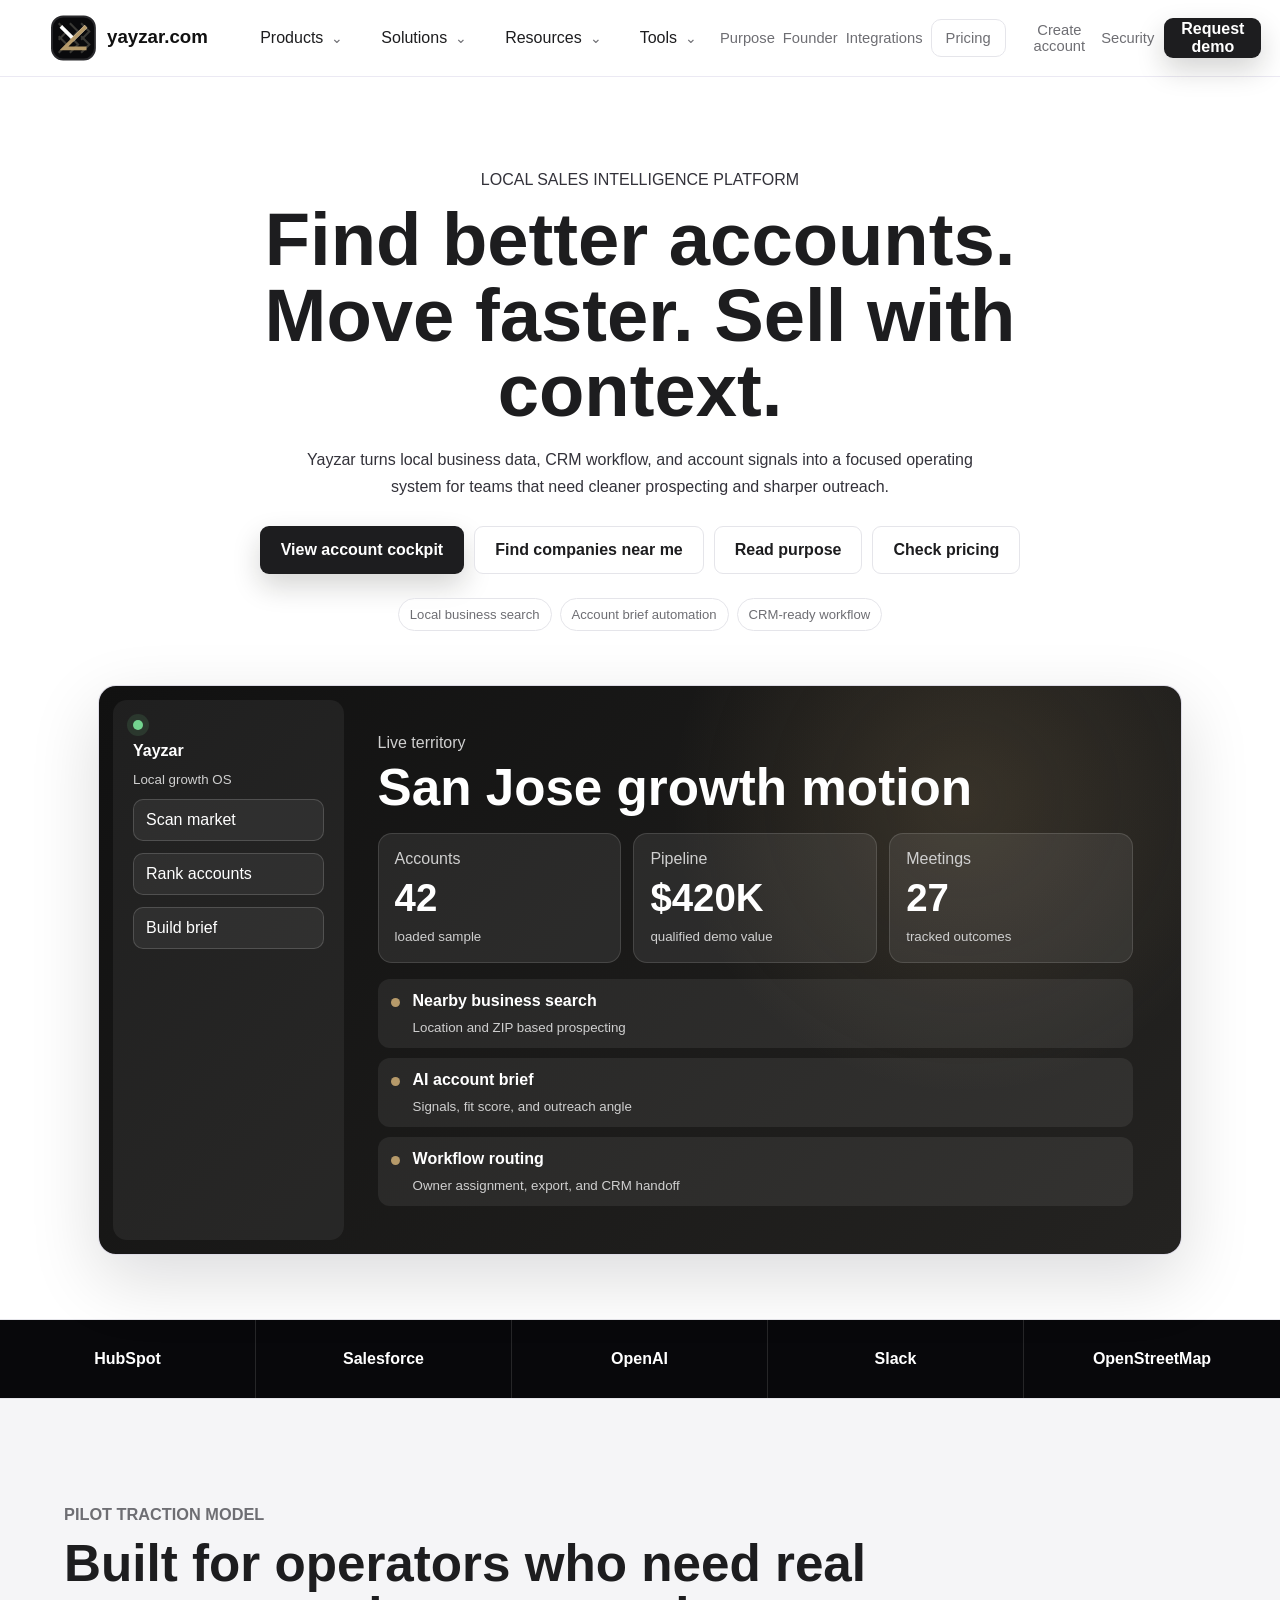
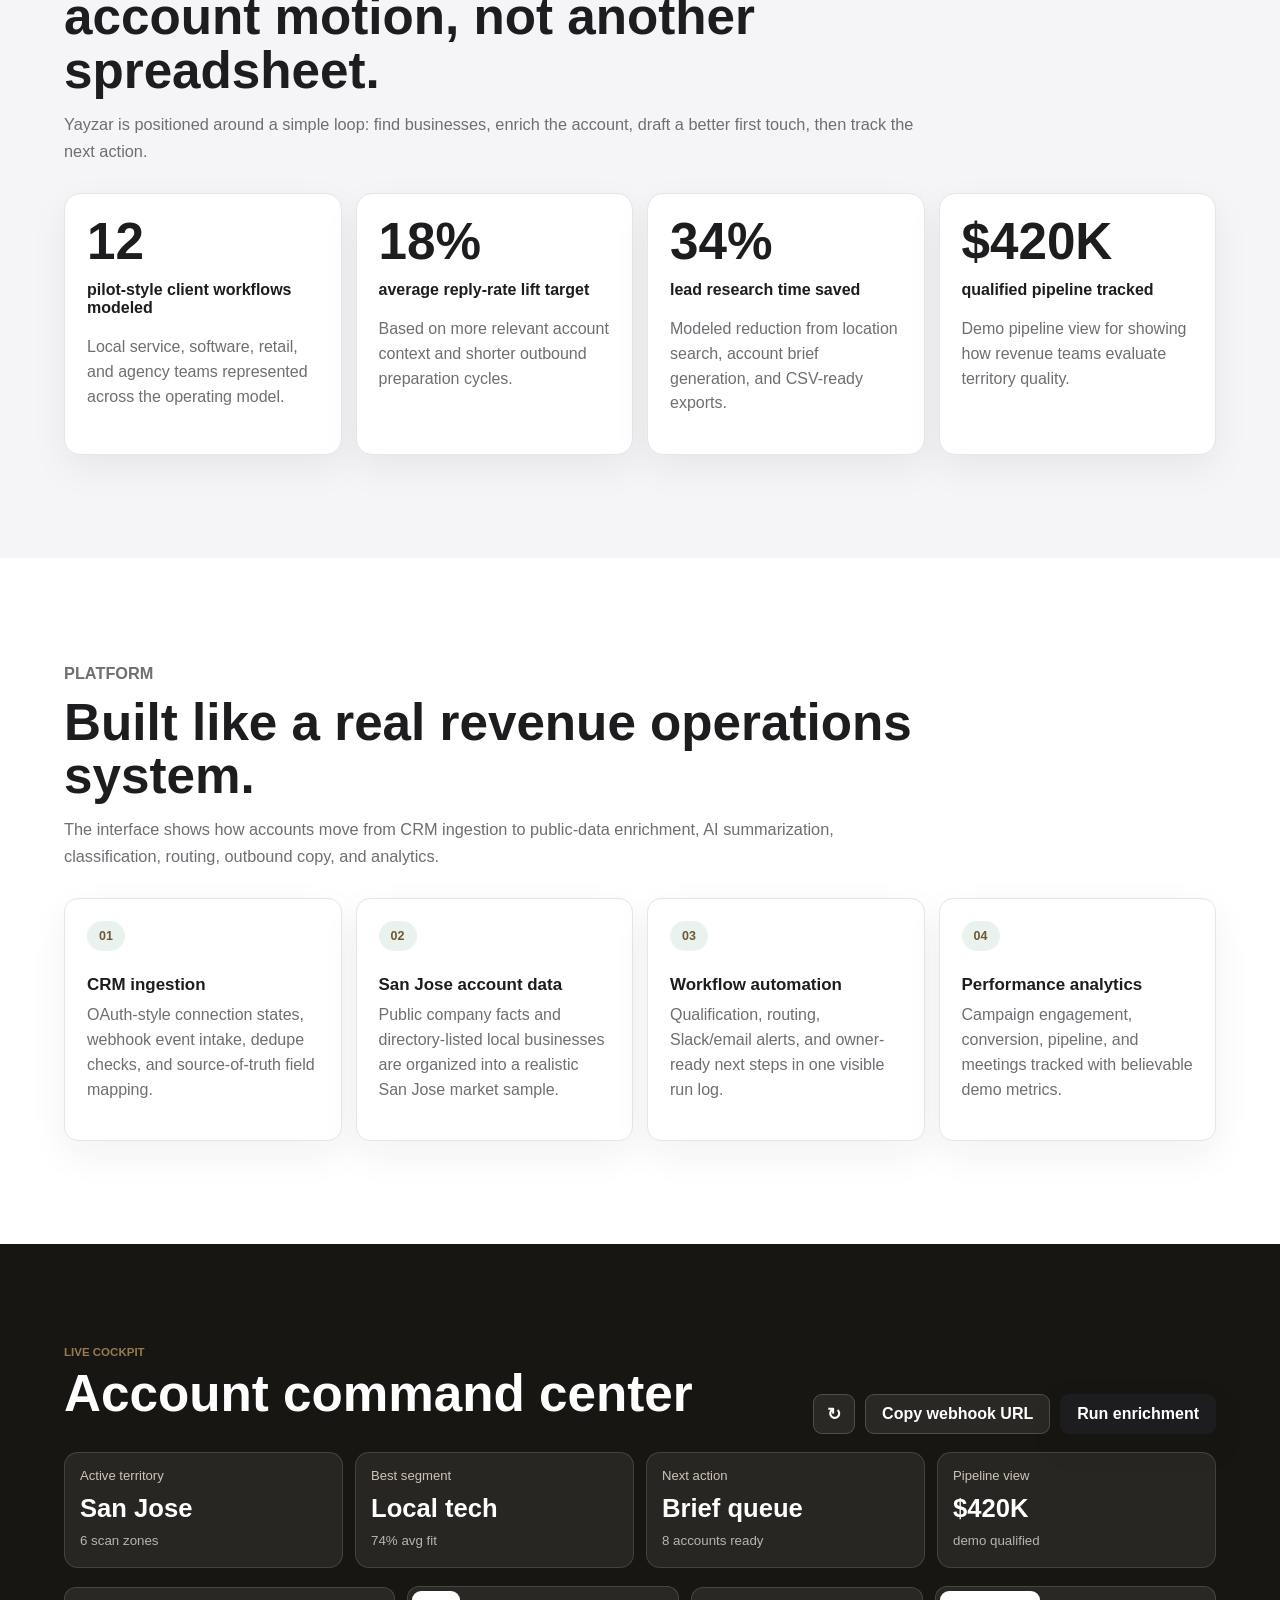
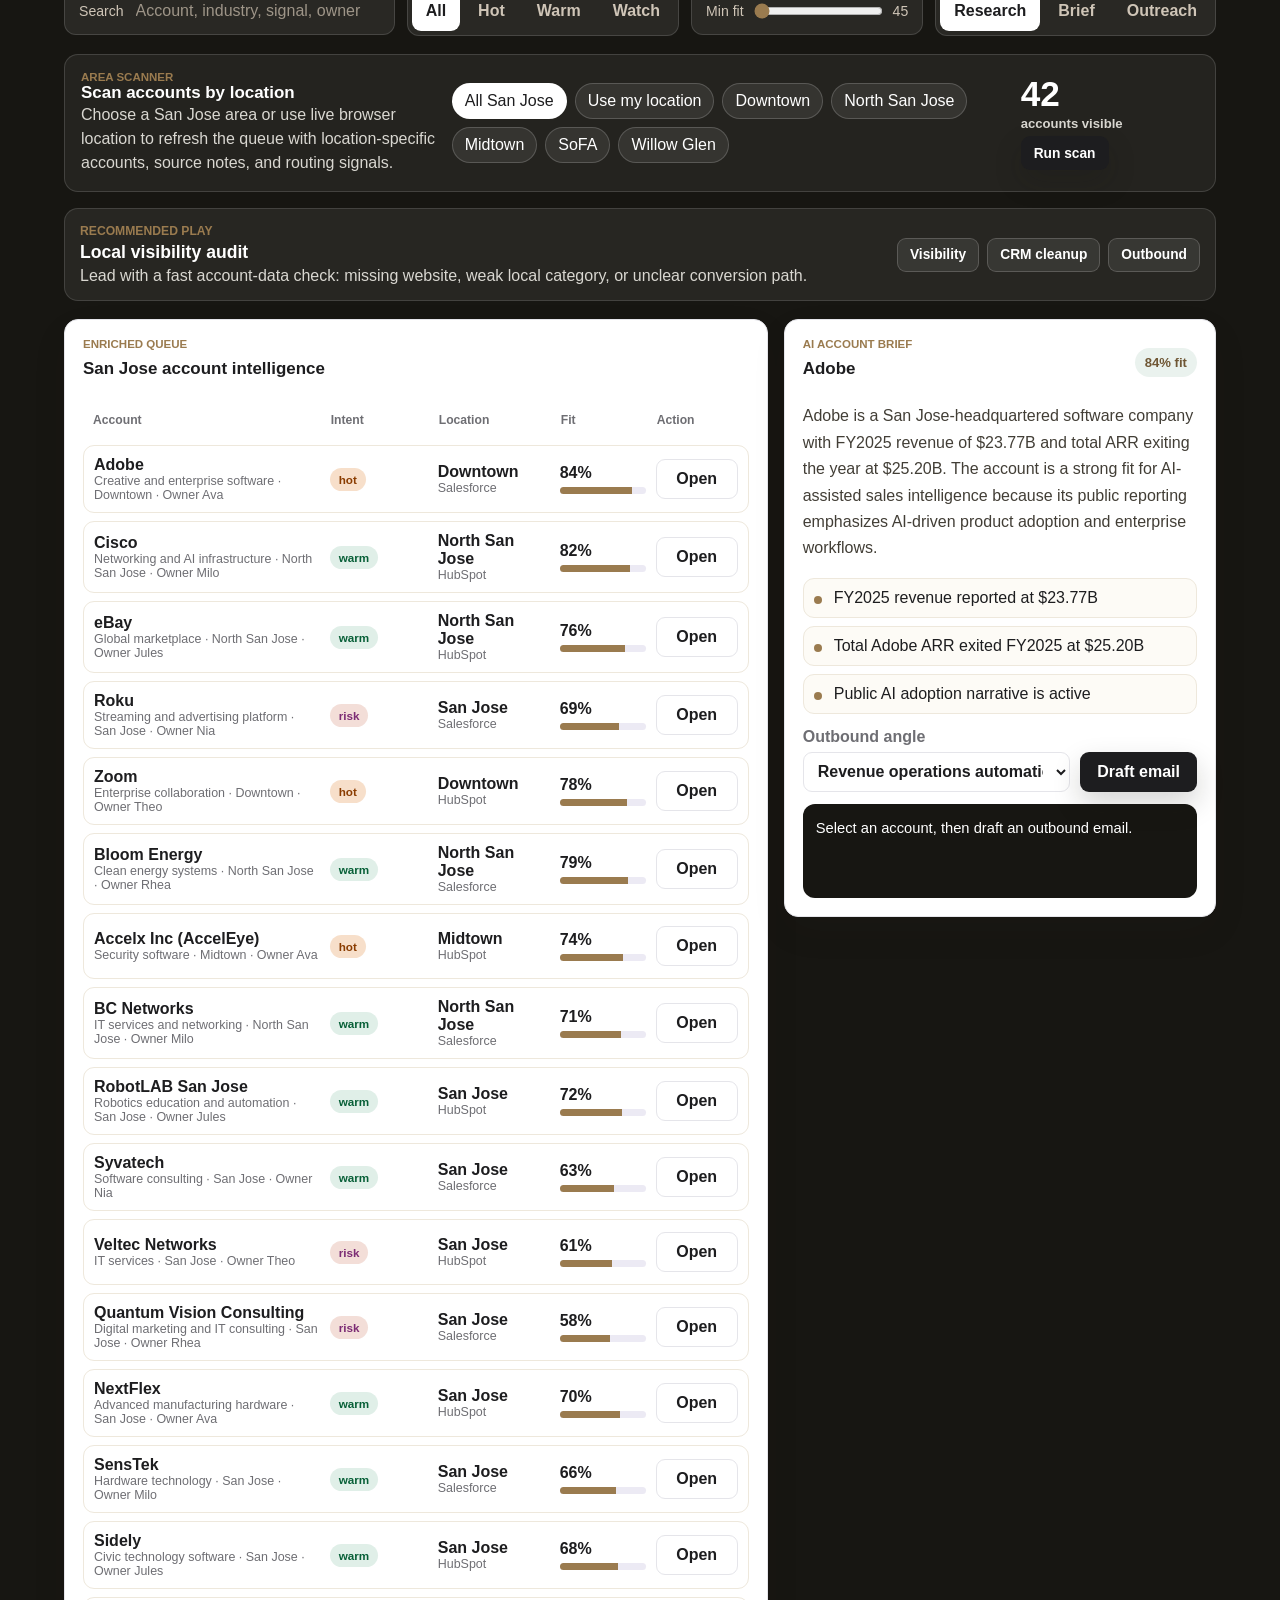
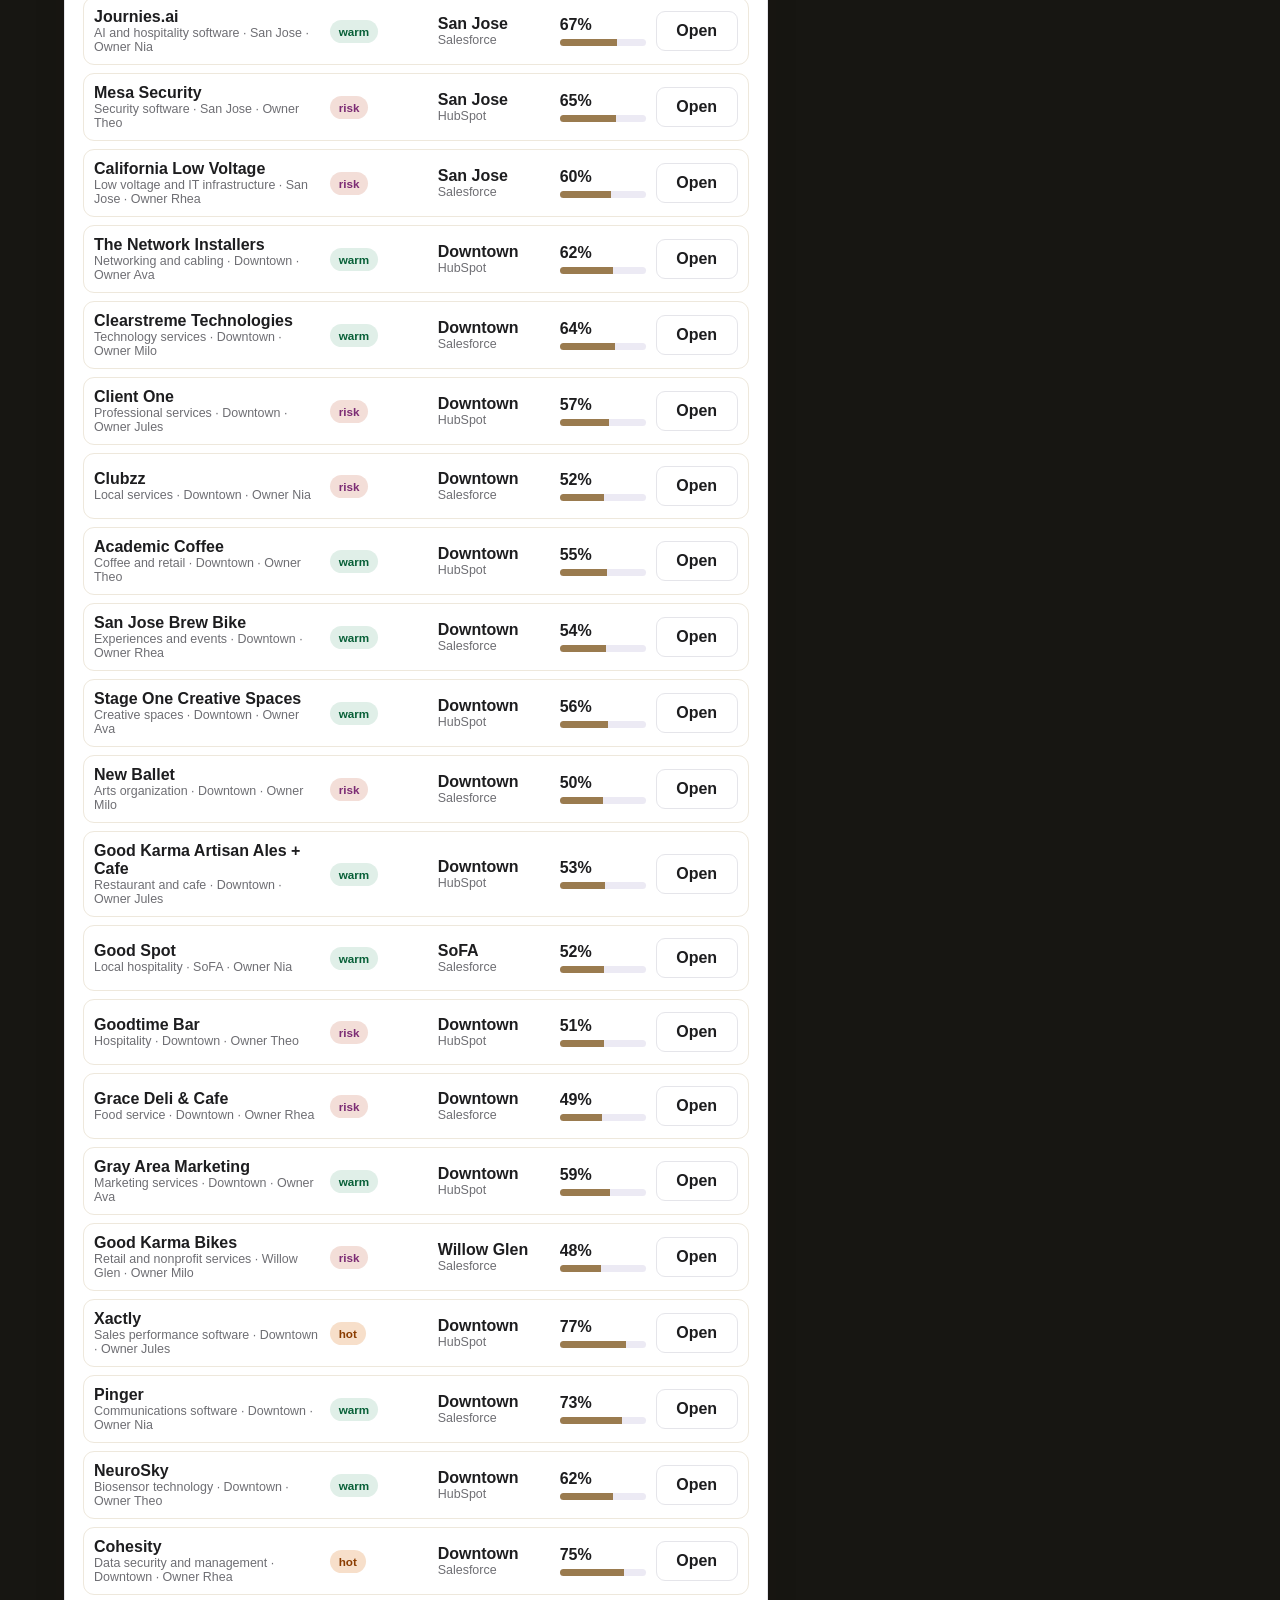
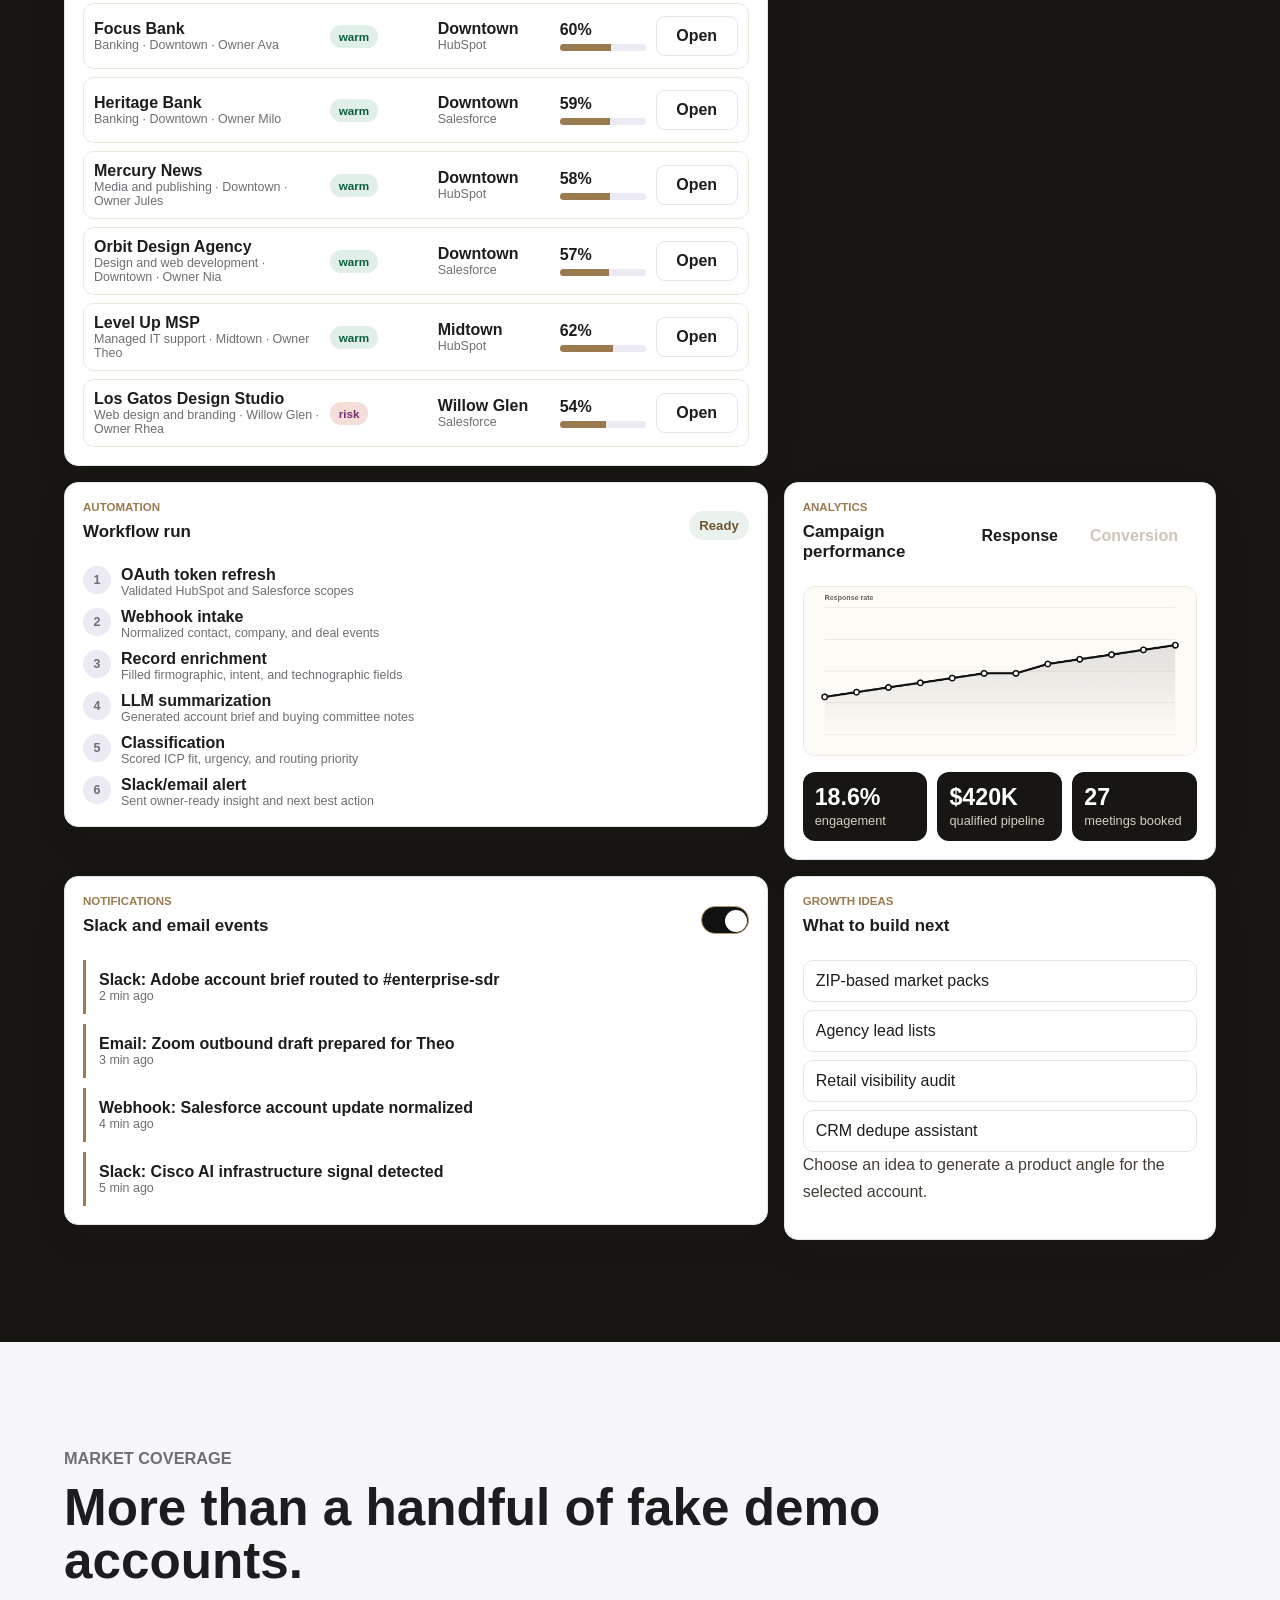
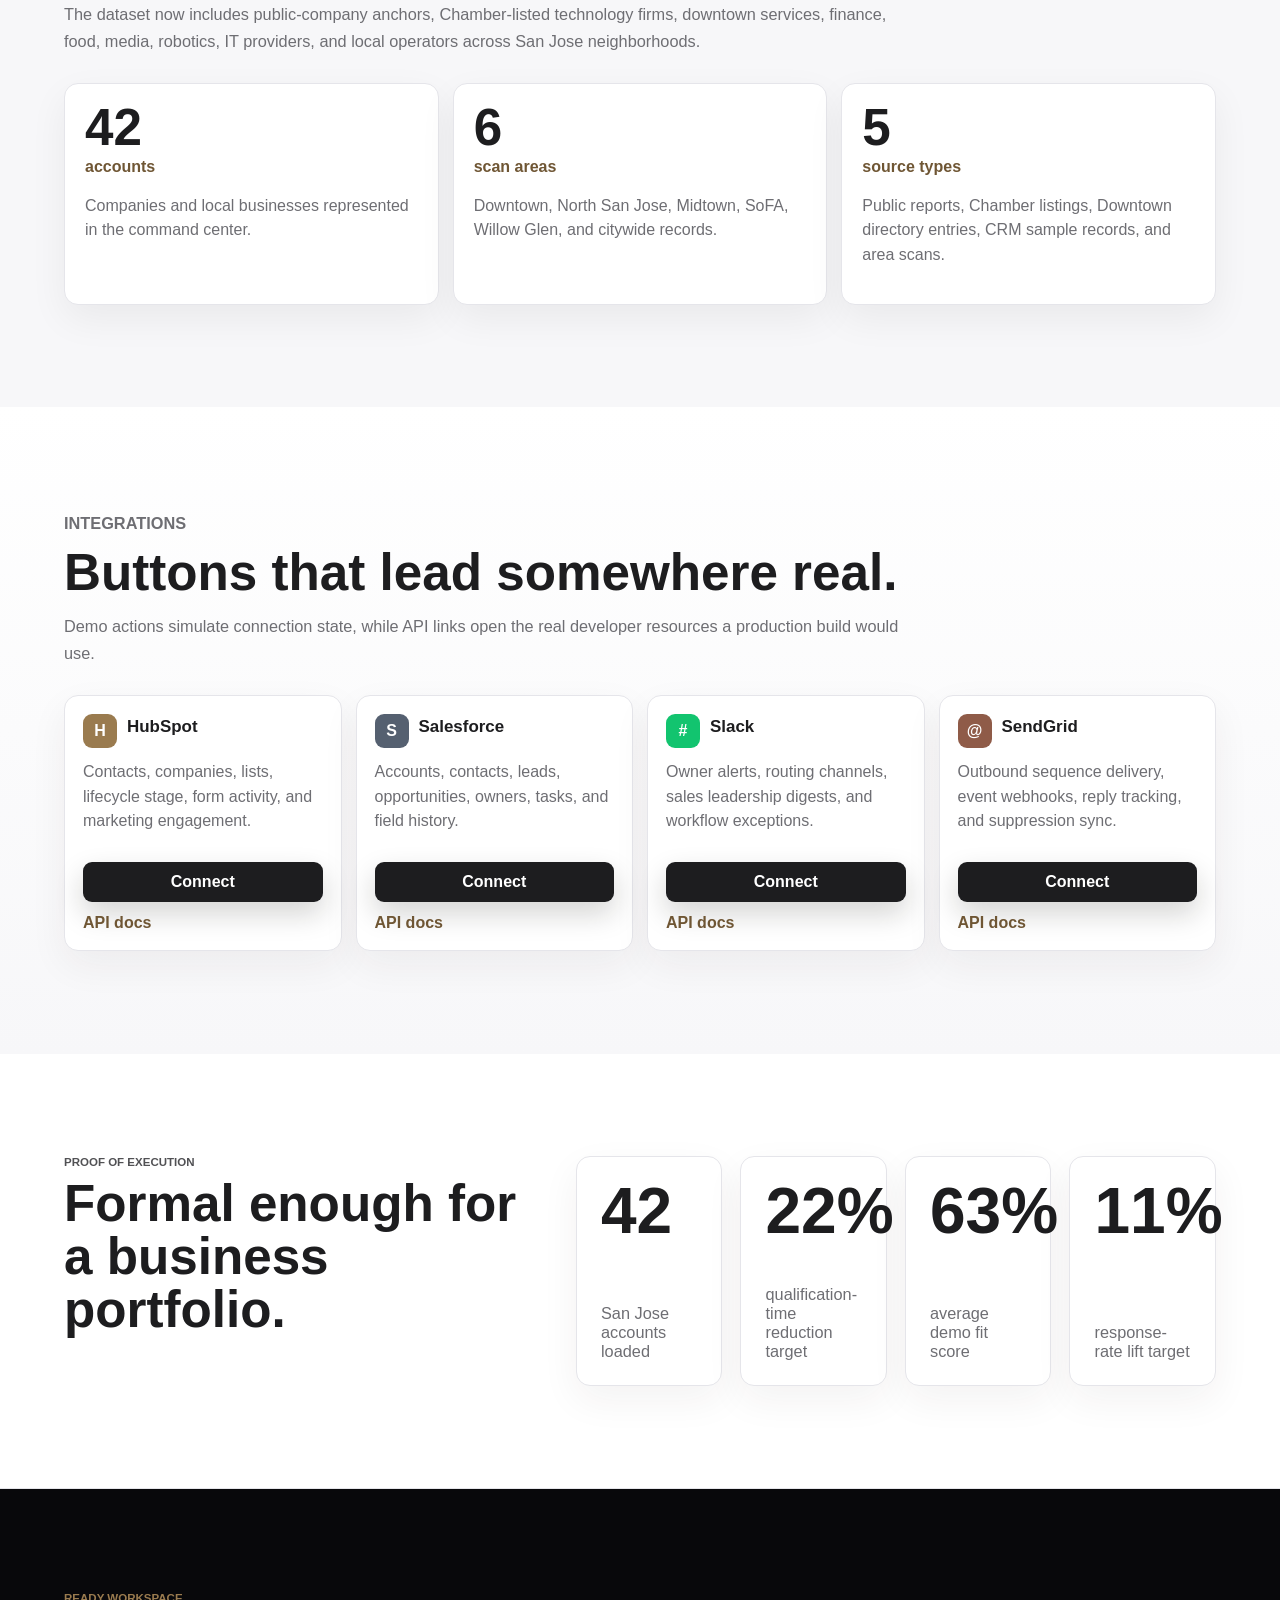
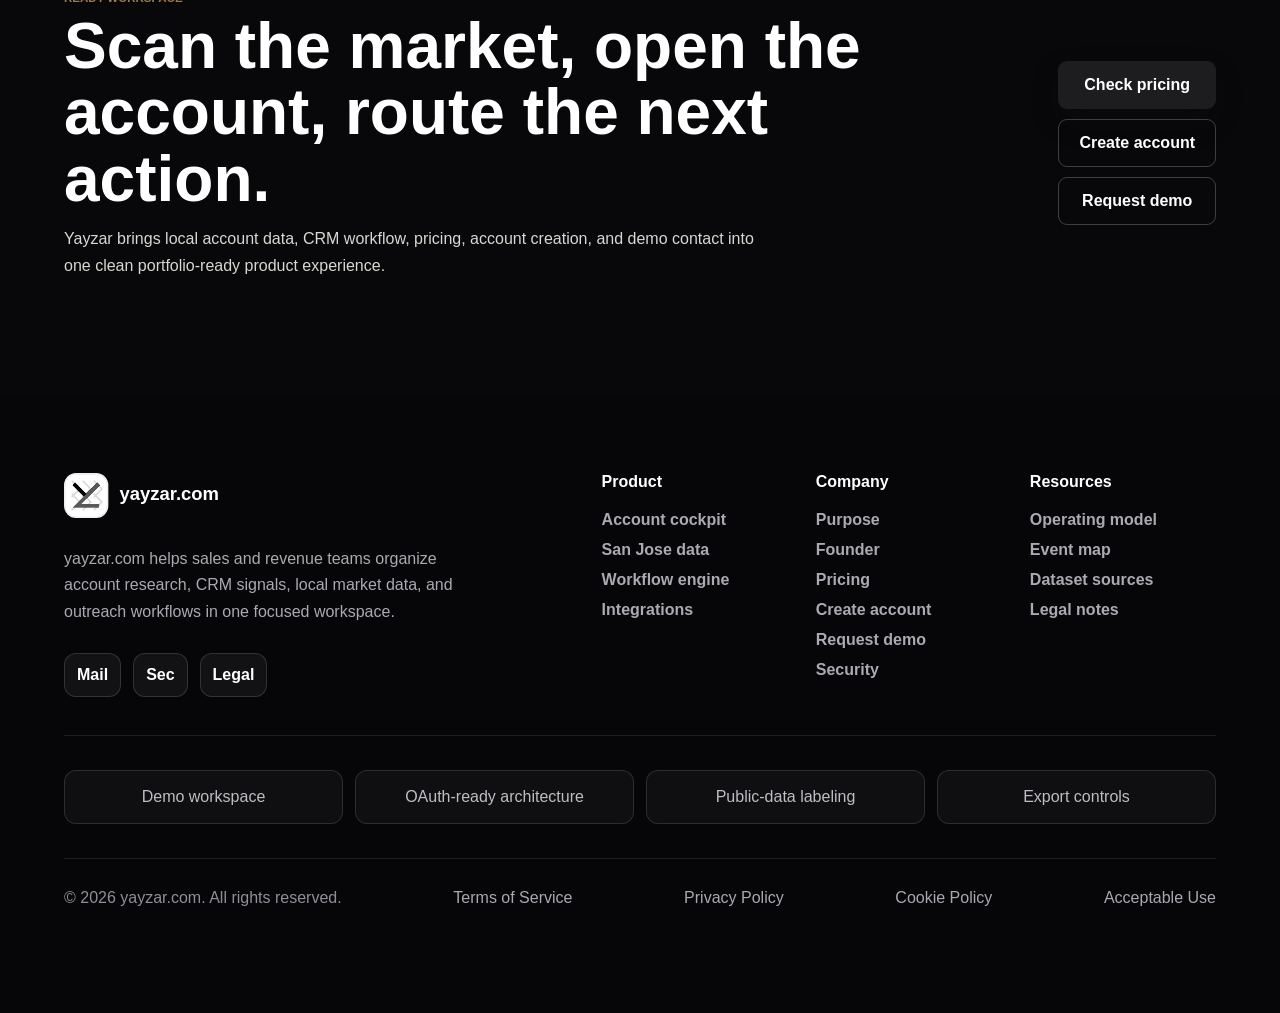
<file: index.html>
<!doctype html>
<html lang="en">
  <head>
    <meta charset="UTF-8" />
    <meta name="viewport" content="width=device-width, initial-scale=1.0" />
    <title>yayzar.com | Sales Intelligence Platform</title>
    <meta
      name="description"
      content="Yayzar turns CRM activity, public-company data, enrichment signals, and account research into prioritized sales actions."
    />
    <link rel="stylesheet" href="./styles.css?v=20260507-founder-fix" />
  </head>
  <body>
    <header class="site-header">
      <a class="brand" href="./index.html" aria-label="Yayzar home">
        <img src="./assets/yayzar-logo.svg" alt="Yayzar" />
      </a>
      <nav class="site-nav mega-nav" aria-label="Main navigation">
        <div class="nav-item">
          <button class="nav-trigger" type="button">Products</button>
          <div class="mega-panel product-panel">
            <div class="mega-column">
              <p class="mega-label">Workspace</p>
              <a href="#cockpit"><strong>Account Cockpit</strong><span>Scan, score, and open local accounts.</span></a>
              <a href="./san-jose-data.html"><strong>San Jose Dataset</strong><span>42 companies and local business records.</span></a>
              <a href="./platform.html"><strong>Workflow Engine</strong><span>Ingest, enrich, summarize, route, and alert.</span></a>
              <a href="./integrations.html"><strong>Integration Hub</strong><span>CRM, email, Slack, and webhook actions.</span></a>
            </div>
            <div class="mega-column">
              <p class="mega-label">More</p>
              <a href="#analytics"><strong>Pipeline Analytics</strong><span>Response, conversion, and meetings tracked.</span></a>
              <a href="./location.html"><strong>Location Scanner</strong><span>Find real nearby businesses from a visitor location.</span></a>
              <button data-modal="pricing" type="button"><strong>Subscriptions</strong><span>Free, Premium, and enterprise options.</span></button>
              <button data-modal="account" type="button"><strong>Create Workspace</strong><span>Preview account creation flow.</span></button>
            </div>
          </div>
        </div>
        <div class="nav-item">
          <button class="nav-trigger" type="button">Solutions</button>
          <div class="mega-panel slim-panel">
            <a href="#cockpit"><strong>For founders</strong><span>Review market coverage and account priority.</span></a>
            <a href="#cockpit"><strong>For sales teams</strong><span>Prioritize accounts and draft outreach.</span></a>
            <a href="./platform.html"><strong>For RevOps</strong><span>Manage fields, sources, and routing logic.</span></a>
            <a href="./security.html"><strong>For secure teams</strong><span>Export, data, token, and access controls.</span></a>
          </div>
        </div>
        <div class="nav-item">
          <button class="nav-trigger" type="button">Resources</button>
          <div class="mega-panel resources-panel">
            <div class="mega-column">
              <p class="mega-label">Discover</p>
              <a href="./san-jose-data.html"><strong>Dataset notes</strong><span>Public facts vs directory-listed accounts.</span></a>
              <a href="./security.html"><strong>Security posture</strong><span>OAuth, audit logs, labels, and exports.</span></a>
              <a href="./integrations.html"><strong>Event map</strong><span>What each button connects to.</span></a>
              <a href="./platform.html"><strong>Operating model</strong><span>How RevOps and SDRs use the product.</span></a>
            </div>
            <div class="mega-column">
              <p class="mega-label">Company</p>
              <a href="./purpose.html"><strong>Purpose</strong><span>Business model, outcomes, and growth thesis.</span></a>
              <a href="./founder.html"><strong>Founder</strong><span>Meet Quemars Azizi and the story behind Yayzar.</span></a>
              <button data-modal="demo" type="button"><strong>Book demo</strong><span>Send a formal walkthrough request.</span></button>
              <button data-modal="account" type="button"><strong>Create account</strong><span>Open the demo workspace form.</span></button>
            </div>
          </div>
        </div>
        <div class="nav-item">
          <button class="nav-trigger" type="button">Tools</button>
          <div class="mega-panel tools-panel">
            <a href="./location.html"><strong>Use My Location</strong><span>Find nearby companies from the browser.</span></a>
            <a href="#cockpit"><strong>Area Scan</strong><span>Find accounts by San Jose location.</span></a>
            <a href="#cockpit"><strong>Account Brief</strong><span>Open account summaries and signals.</span></a>
            <a href="#cockpit"><strong>Email Draft</strong><span>Generate account-specific outreach.</span></a>
            <a href="#cockpit"><strong>CSV Export</strong><span>Download the account dataset.</span></a>
            <a href="#cockpit"><strong>Webhook Copy</strong><span>Copy the demo CRM endpoint.</span></a>
            <a href="./integrations.html"><strong>API Links</strong><span>Open real integration documentation.</span></a>
          </div>
        </div>
        <a href="./purpose.html">Purpose</a>
        <a href="./founder.html">Founder</a>
        <a href="./integrations.html">Integrations</a>
        <button class="nav-button" id="pricingToggle" type="button">Pricing</button>
      </nav>
      <div class="header-actions">
        <button class="text-button" data-modal="account">Create account</button>
        <a class="text-button" href="./security.html">Security</a>
        <button class="primary-button" data-modal="demo">Request demo</button>
      </div>
    </header>

    <main>
      <section class="hero" id="home">
        <div class="hero-copy">
          <p class="eyebrow">Local sales intelligence platform</p>
          <h1>Find better accounts. Move faster. Sell with context.</h1>
          <p>
            Yayzar turns local business data, CRM workflow, and account signals into a focused operating system for teams that need cleaner prospecting and sharper outreach.
          </p>
          <div class="hero-actions">
            <button class="primary-button large" data-scroll="#cockpit">View account cockpit</button>
            <a class="secondary-button large" href="./location.html">Find companies near me</a>
            <a class="secondary-button large" href="./purpose.html">Read purpose</a>
            <button class="secondary-button large" data-modal="pricing">Check pricing</button>
          </div>
          <div class="trust-row" aria-label="Platform highlights">
            <span>Local business search</span>
            <span>Account brief automation</span>
            <span>CRM-ready workflow</span>
          </div>
        </div>

        <div class="hero-visual-wrap">
        <div class="hero-command fixed-hero-command" aria-label="Yayzar operating system preview">
          <div class="command-sidebar">
            <span class="status-dot"></span>
            <strong>Yayzar</strong>
            <small>Local growth OS</small>
            <button>Scan market</button>
            <button>Rank accounts</button>
            <button>Build brief</button>
          </div>
          <div class="command-main">
            <div class="command-topline">
              <span>Live territory</span>
              <strong>San Jose growth motion</strong>
            </div>
            <div class="command-grid">
              <article><span>Accounts</span><strong>42</strong><small>loaded sample</small></article>
              <article><span>Pipeline</span><strong>$420K</strong><small>qualified demo value</small></article>
              <article><span>Meetings</span><strong>27</strong><small>tracked outcomes</small></article>
            </div>
            <div class="command-list">
              <div><span></span><strong>Nearby business search</strong><small>Location and ZIP based prospecting</small></div>
              <div><span></span><strong>AI account brief</strong><small>Signals, fit score, and outreach angle</small></div>
              <div><span></span><strong>Workflow routing</strong><small>Owner assignment, export, and CRM handoff</small></div>
            </div>
          </div>
        </div>
        </div>
      </section>

      <section class="logos" aria-label="Connected systems">
        <span>HubSpot</span>
        <span>Salesforce</span>
        <span>OpenAI</span>
        <span>Slack</span>
        <span>OpenStreetMap</span>
      </section>

      <section class="section venture-proof">
        <div class="section-heading">
          <p class="eyebrow">Pilot traction model</p>
          <h2>Built for operators who need real account motion, not another spreadsheet.</h2>
          <p>Yayzar is positioned around a simple loop: find businesses, enrich the account, draft a better first touch, then track the next action.</p>
        </div>
        <div class="venture-grid">
          <article><strong>12</strong><span>pilot-style client workflows modeled</span><p>Local service, software, retail, and agency teams represented across the operating model.</p></article>
          <article><strong>18%</strong><span>average reply-rate lift target</span><p>Based on more relevant account context and shorter outbound preparation cycles.</p></article>
          <article><strong>34%</strong><span>lead research time saved</span><p>Modeled reduction from location search, account brief generation, and CSV-ready exports.</p></article>
          <article><strong>$420K</strong><span>qualified pipeline tracked</span><p>Demo pipeline view for showing how revenue teams evaluate territory quality.</p></article>
        </div>
      </section>

      <section class="section platform" id="platform">
        <div class="section-heading">
          <p class="eyebrow">Platform</p>
          <h2>Built like a real revenue operations system.</h2>
          <p>
            The interface shows how accounts move from CRM ingestion to public-data enrichment, AI summarization, classification, routing, outbound copy, and analytics.
          </p>
        </div>
        <div class="feature-grid">
          <article>
            <span class="feature-icon">01</span>
            <h3>CRM ingestion</h3>
            <p>OAuth-style connection states, webhook event intake, dedupe checks, and source-of-truth field mapping.</p>
          </article>
          <article>
            <span class="feature-icon">02</span>
            <h3>San Jose account data</h3>
            <p>Public company facts and directory-listed local businesses are organized into a realistic San Jose market sample.</p>
          </article>
          <article>
            <span class="feature-icon">03</span>
            <h3>Workflow automation</h3>
            <p>Qualification, routing, Slack/email alerts, and owner-ready next steps in one visible run log.</p>
          </article>
          <article>
            <span class="feature-icon">04</span>
            <h3>Performance analytics</h3>
            <p>Campaign engagement, conversion, pipeline, and meetings tracked with believable demo metrics.</p>
          </article>
        </div>
      </section>

      <section class="cockpit" id="cockpit">
        <div class="cockpit-header">
          <div>
            <p class="eyebrow">Live cockpit</p>
            <h2>Account command center</h2>
          </div>
          <div class="cockpit-actions">
            <button class="icon-button" id="runSync" title="Run CRM sync" aria-label="Run CRM sync">↻</button>
            <button class="secondary-button" id="copyWebhook">Copy webhook URL</button>
            <button class="primary-button" id="enrichAll">Run enrichment</button>
          </div>
        </div>

        <div class="cockpit-kpis" aria-label="Cockpit metrics">
          <article><span>Active territory</span><strong>San Jose</strong><small>6 scan zones</small></article>
          <article><span>Best segment</span><strong>Local tech</strong><small>74% avg fit</small></article>
          <article><span>Next action</span><strong>Brief queue</strong><small>8 accounts ready</small></article>
          <article><span>Pipeline view</span><strong>$420K</strong><small>demo qualified</small></article>
        </div>

        <div class="control-strip" aria-label="Prospect controls">
          <label class="search-box">
            <span>Search</span>
            <input id="searchInput" type="search" placeholder="Account, industry, signal, owner" />
          </label>
          <div class="segment" role="tablist" aria-label="Prospect intent">
            <button class="selected" data-filter="all">All</button>
            <button data-filter="hot">Hot</button>
            <button data-filter="warm">Warm</button>
            <button data-filter="risk">Watch</button>
          </div>
          <label class="threshold">
            Min fit
            <input id="fitThreshold" type="range" min="45" max="95" value="45" />
            <output id="thresholdValue">45</output>
          </label>
          <div class="segment" id="stageSegment" role="tablist" aria-label="Sales stage">
            <button class="selected" data-stage="research">Research</button>
            <button data-stage="brief">Brief</button>
            <button data-stage="outreach">Outreach</button>
          </div>
        </div>

        <div class="scan-console" aria-label="San Jose scan console">
          <div>
            <p class="eyebrow">Area scanner</p>
            <h3>Scan accounts by location</h3>
            <p>Choose a San Jose area or use live browser location to refresh the queue with location-specific accounts, source notes, and routing signals.</p>
          </div>
          <div class="area-grid" id="areaGrid">
            <button class="selected" data-area="all">All San Jose</button>
            <a href="./location.html">Use my location</a>
            <button data-area="Downtown">Downtown</button>
            <button data-area="North San Jose">North San Jose</button>
            <button data-area="Midtown">Midtown</button>
            <button data-area="SoFA">SoFA</button>
            <button data-area="Willow Glen">Willow Glen</button>
          </div>
          <div class="scan-summary">
            <strong id="scanCount">42</strong>
            <span id="scanLabel">accounts visible</span>
            <button class="primary-button small" id="scanArea">Run scan</button>
          </div>
        </div>

        <div class="playbook-strip">
          <article>
            <span>Recommended play</span>
            <strong id="playbookTitle">Local visibility audit</strong>
            <p id="playbookText">Lead with a fast account-data check: missing website, weak local category, or unclear conversion path.</p>
          </article>
          <div class="playbook-actions">
            <button class="secondary-button small" data-playbook="visibility">Visibility</button>
            <button class="secondary-button small" data-playbook="crm">CRM cleanup</button>
            <button class="secondary-button small" data-playbook="outreach">Outbound</button>
          </div>
        </div>

        <div class="dashboard-grid">
          <article class="panel prospect-panel">
            <div class="panel-heading">
              <div>
                <p class="eyebrow">Enriched queue</p>
                <h3>San Jose account intelligence</h3>
              </div>
              <div class="panel-actions">
                <a class="secondary-button small" href="./san-jose-data.html">View dataset</a>
                <button class="secondary-button small" id="exportCsv">Export CSV</button>
              </div>
            </div>
            <div class="table" id="prospectTable" role="table" aria-label="Prospect records"></div>
          </article>

          <article class="panel insight-panel">
            <div class="panel-heading">
              <div>
                <p class="eyebrow">AI account brief</p>
                <h3 id="selectedAccount">Adobe</h3>
              </div>
              <span class="confidence" id="confidenceBadge">84% fit</span>
            </div>
            <p id="accountSummary" class="summary"></p>
            <div class="signal-list" id="signalList"></div>
            <div class="composer">
              <label>
                Outbound angle
                <select id="angleSelect">
                  <option value="automation">Revenue operations automation</option>
                  <option value="pipeline">Pipeline visibility</option>
                  <option value="security">Secure CRM integration</option>
                </select>
              </label>
              <button class="primary-button" id="draftButton">Draft email</button>
            </div>
            <div class="draft" id="draftOutput">Select an account, then draft an outbound email.</div>
          </article>

          <article class="panel workflow-panel">
            <div class="panel-heading">
              <div>
                <p class="eyebrow">Automation</p>
                <h3>Workflow run</h3>
              </div>
              <span class="run-state" id="runState">Ready</span>
            </div>
            <ol class="timeline" id="workflowTimeline"></ol>
          </article>

          <article class="panel analytics-panel">
            <div class="panel-heading">
              <div>
                <p class="eyebrow">Analytics</p>
                <h3>Campaign performance</h3>
              </div>
              <div class="mini-tabs">
                <button class="selected" data-chart="response">Response</button>
                <button data-chart="conversion">Conversion</button>
              </div>
            </div>
            <canvas id="trendChart" width="720" height="310" aria-label="Pipeline performance chart"></canvas>
            <div class="metric-row">
              <div><strong>18.6%</strong><span>engagement</span></div>
              <div><strong>$420K</strong><span>qualified pipeline</span></div>
              <div><strong>27</strong><span>meetings booked</span></div>
            </div>
          </article>

          <article class="panel notification-panel">
            <div class="panel-heading">
              <div>
                <p class="eyebrow">Notifications</p>
                <h3>Slack and email events</h3>
              </div>
              <label class="toggle">
                <input id="notifyToggle" type="checkbox" checked />
                <span></span>
              </label>
            </div>
            <div class="events" id="events"></div>
          </article>

          <article class="panel ideas-panel">
            <div class="panel-heading">
              <div>
                <p class="eyebrow">Growth ideas</p>
                <h3>What to build next</h3>
              </div>
            </div>
            <div class="idea-list">
              <button type="button" data-idea="zip">ZIP-based market packs</button>
              <button type="button" data-idea="agency">Agency lead lists</button>
              <button type="button" data-idea="retail">Retail visibility audit</button>
              <button type="button" data-idea="crm">CRM dedupe assistant</button>
            </div>
            <p id="ideaOutput" class="summary">Choose an idea to generate a product angle for the selected account.</p>
          </article>
        </div>
      </section>

      <section class="section market-section">
        <div class="section-heading">
          <p class="eyebrow">Market coverage</p>
          <h2>More than a handful of fake demo accounts.</h2>
          <p>The dataset now includes public-company anchors, Chamber-listed technology firms, downtown services, finance, food, media, robotics, IT providers, and local operators across San Jose neighborhoods.</p>
        </div>
        <div class="market-grid">
          <article><strong>42</strong><span>accounts</span><p>Companies and local businesses represented in the command center.</p></article>
          <article><strong>6</strong><span>scan areas</span><p>Downtown, North San Jose, Midtown, SoFA, Willow Glen, and citywide records.</p></article>
          <article><strong>5</strong><span>source types</span><p>Public reports, Chamber listings, Downtown directory entries, CRM sample records, and area scans.</p></article>
        </div>
      </section>

      <section class="section integrations" id="integrations">
        <div class="section-heading">
          <p class="eyebrow">Integrations</p>
          <h2>Buttons that lead somewhere real.</h2>
          <p>Demo actions simulate connection state, while API links open the real developer resources a production build would use.</p>
        </div>
        <div class="integration-grid">
          <article class="integration-card" data-integration="HubSpot">
            <div><span class="hubspot">H</span><h3>HubSpot</h3></div>
            <p>Contacts, companies, lists, lifecycle stage, form activity, and marketing engagement.</p>
            <button class="primary-button connect-button">Connect</button>
            <a href="https://developers.hubspot.com/docs/api/overview" target="_blank" rel="noreferrer">API docs</a>
          </article>
          <article class="integration-card" data-integration="Salesforce">
            <div><span class="salesforce">S</span><h3>Salesforce</h3></div>
            <p>Accounts, contacts, leads, opportunities, owners, tasks, and field history.</p>
            <button class="primary-button connect-button">Connect</button>
            <a href="https://developer.salesforce.com/docs/apis" target="_blank" rel="noreferrer">API docs</a>
          </article>
          <article class="integration-card" data-integration="Slack">
            <div><span class="slack">#</span><h3>Slack</h3></div>
            <p>Owner alerts, routing channels, sales leadership digests, and workflow exceptions.</p>
            <button class="primary-button connect-button">Connect</button>
            <a href="https://api.slack.com/" target="_blank" rel="noreferrer">API docs</a>
          </article>
          <article class="integration-card" data-integration="SendGrid">
            <div><span class="mail">@</span><h3>SendGrid</h3></div>
            <p>Outbound sequence delivery, event webhooks, reply tracking, and suppression sync.</p>
            <button class="primary-button connect-button">Connect</button>
            <a href="https://www.twilio.com/docs/sendgrid" target="_blank" rel="noreferrer">API docs</a>
          </article>
        </div>
      </section>

      <section class="proof" id="proof">
        <div>
          <p class="eyebrow">Proof of execution</p>
          <h2>Formal enough for a business portfolio.</h2>
        </div>
        <div class="proof-grid">
          <article><strong>42</strong><span>San Jose accounts loaded</span></article>
          <article><strong>22%</strong><span>qualification-time reduction target</span></article>
          <article><strong>63%</strong><span>average demo fit score</span></article>
          <article><strong>11%</strong><span>response-rate lift target</span></article>
        </div>
      </section>

      <section class="final-cta">
        <div>
          <p class="eyebrow">Ready workspace</p>
          <h2>Scan the market, open the account, route the next action.</h2>
          <p>Yayzar brings local account data, CRM workflow, pricing, account creation, and demo contact into one clean portfolio-ready product experience.</p>
        </div>
        <div class="final-actions">
          <button class="primary-button large" data-modal="pricing">Check pricing</button>
          <button class="secondary-button large" data-modal="account">Create account</button>
          <button class="secondary-button large" data-modal="demo">Request demo</button>
        </div>
      </section>
    </main>

    <footer class="site-footer" id="footer">
      <div class="footer-top">
        <div class="footer-brand">
          <img src="./assets/yayzar-logo.svg" alt="yayzar.com" />
          <p>yayzar.com helps sales and revenue teams organize account research, CRM signals, local market data, and outreach workflows in one focused workspace.</p>
          <div class="footer-socials" aria-label="Company links">
            <a href="mailto:quemars200@gmail.com" aria-label="Email yayzar.com">Mail</a>
            <a href="./security.html" aria-label="Security page">Sec</a>
            <a href="./terms.html" aria-label="Legal terms">Legal</a>
          </div>
        </div>
        <div class="footer-links">
          <div>
            <strong>Product</strong>
            <a href="#cockpit">Account cockpit</a>
            <a href="./san-jose-data.html">San Jose data</a>
            <a href="./platform.html">Workflow engine</a>
            <a href="./integrations.html">Integrations</a>
          </div>
          <div>
            <strong>Company</strong>
            <a href="./purpose.html">Purpose</a>
            <a href="./founder.html">Founder</a>
            <button data-modal="pricing" type="button">Pricing</button>
            <button data-modal="account" type="button">Create account</button>
            <button data-modal="demo" type="button">Request demo</button>
            <a href="./security.html">Security</a>
          </div>
          <div>
            <strong>Resources</strong>
            <a href="./platform.html">Operating model</a>
            <a href="./integrations.html">Event map</a>
            <a href="./san-jose-data.html">Dataset sources</a>
            <a href="./terms.html">Legal notes</a>
          </div>
        </div>
      </div>
      <div class="footer-badges">
        <span>Demo workspace</span>
        <span>OAuth-ready architecture</span>
        <span>Public-data labeling</span>
        <span>Export controls</span>
      </div>
      <div class="footer-legal" id="legal">
        <span>© 2026 yayzar.com. All rights reserved.</span>
        <a href="./terms.html">Terms of Service</a>
        <a href="./privacy.html">Privacy Policy</a>
        <a href="./cookies.html">Cookie Policy</a>
        <a href="./acceptable-use.html">Acceptable Use</a>
      </div>
    </footer>

    <div class="pricing-popover" id="pricingPopover" aria-hidden="true">
      <div class="pricing-popover-head">
        <strong>Plans</strong>
        <button class="modal-close mini-close" id="pricingClose" aria-label="Close pricing">×</button>
      </div>
      <a href="#pricing" data-modal="pricing">View pricing and subscriptions</a>
      <button data-modal="account" type="button">Create account</button>
      <button data-modal="demo" type="button">Talk to sales</button>
    </div>

    <div class="toast" id="toast" role="status" aria-live="polite"></div>

    <dialog class="modal wide-modal" id="pricingModal">
      <form method="dialog">
        <button class="modal-close" aria-label="Close">×</button>
      </form>
      <p class="eyebrow">Pricing and subscriptions</p>
      <h2>Start free. Upgrade when your team needs more coverage.</h2>
      <div class="pricing-grid">
        <article class="price-card">
          <span class="plan-label">Free</span>
          <h3>Starter workspace</h3>
          <div class="price">$0 <small>/ month</small></div>
          <p>For testing the cockpit, scanning a small set of accounts, and preparing a few briefs.</p>
          <ul>
            <li>25 account records</li>
            <li>3 area scans per month</li>
            <li>5 account briefs</li>
            <li>CSV export preview</li>
          </ul>
          <button class="secondary-button large" data-modal="account" type="button">Create free account</button>
        </article>
        <article class="price-card featured-plan">
          <span class="plan-label">Premium</span>
          <h3>Growth workspace</h3>
          <div class="price">$79.99 <small>/ month</small></div>
          <p>For operators who want more scans, saved workflows, exports, and campaign-ready account intelligence.</p>
          <ul>
            <li>2,500 account records</li>
            <li>Unlimited San Jose area scans</li>
            <li>Unlimited account briefs</li>
            <li>Saved workspace and CSV exports</li>
            <li>Slack/email notification routes</li>
          </ul>
          <button class="primary-button large" data-modal="account" type="button">Create premium account</button>
        </article>
        <article class="price-card">
          <span class="plan-label">Enterprise</span>
          <h3>Larger teams</h3>
          <div class="price">Reach out</div>
          <p>For bigger teams that need custom data volume, CRM mapping, onboarding, permissions, and support.</p>
          <ul>
            <li>Custom account volume</li>
            <li>HubSpot and Salesforce rollout</li>
            <li>Role-based access planning</li>
            <li>Dedicated implementation support</li>
            <li>Custom reporting and export controls</li>
          </ul>
          <button class="secondary-button large" data-modal="demo" type="button">Contact for larger needs</button>
        </article>
      </div>
    </dialog>

    <dialog class="modal" id="accountModal">
      <form method="dialog">
        <button class="modal-close" aria-label="Close">×</button>
      </form>
      <p class="eyebrow">Create account</p>
      <h2>Create your Yayzar workspace</h2>
      <p>This is a polished demo form for the portfolio build. It does not create a real account or send data.</p>
      <form class="account-form" method="dialog">
        <label>Work email<input type="email" placeholder="name@company.com" /></label>
        <label>Company<input type="text" placeholder="Company name" /></label>
        <label>Plan<select><option>Free</option><option>Premium - $79.99 / month</option><option>Enterprise - reach out</option></select></label>
        <label>CRM system<select><option>HubSpot</option><option>Salesforce</option><option>Both</option><option>Not sure yet</option></select></label>
        <label class="full-field">Primary goal<input type="text" placeholder="Example: prioritize San Jose accounts for outbound" /></label>
        <button class="primary-button large" value="close">Preview workspace</button>
      </form>
    </dialog>

    <dialog class="modal" id="demoModal">
      <form method="dialog">
        <button class="modal-close" aria-label="Close">×</button>
      </form>
      <p class="eyebrow">Request demo</p>
      <h2>Schedule a Yayzar walkthrough</h2>
      <p>Send a formal demo request with your company context, timeline, and the CRM systems you want to connect.</p>
      <div class="contact-card">
        <span>Contact</span>
        <strong>quemars200@gmail.com</strong>
      </div>
      <a class="primary-button large" href="mailto:quemars200@gmail.com?subject=Yayzar%20demo%20request&body=Hello%2C%0A%0AI%27d%20like%20to%20request%20a%20Yayzar%20demo.%0A%0ACompany%3A%0ATeam%20size%3A%0ACRM%20system%3A%0AWhat%20we%27re%20trying%20to%20improve%3A%0A%0AThank%20you.">Email demo request</a>
    </dialog>

    <script src="./app.js"></script>
  </body>
</html>
</file>
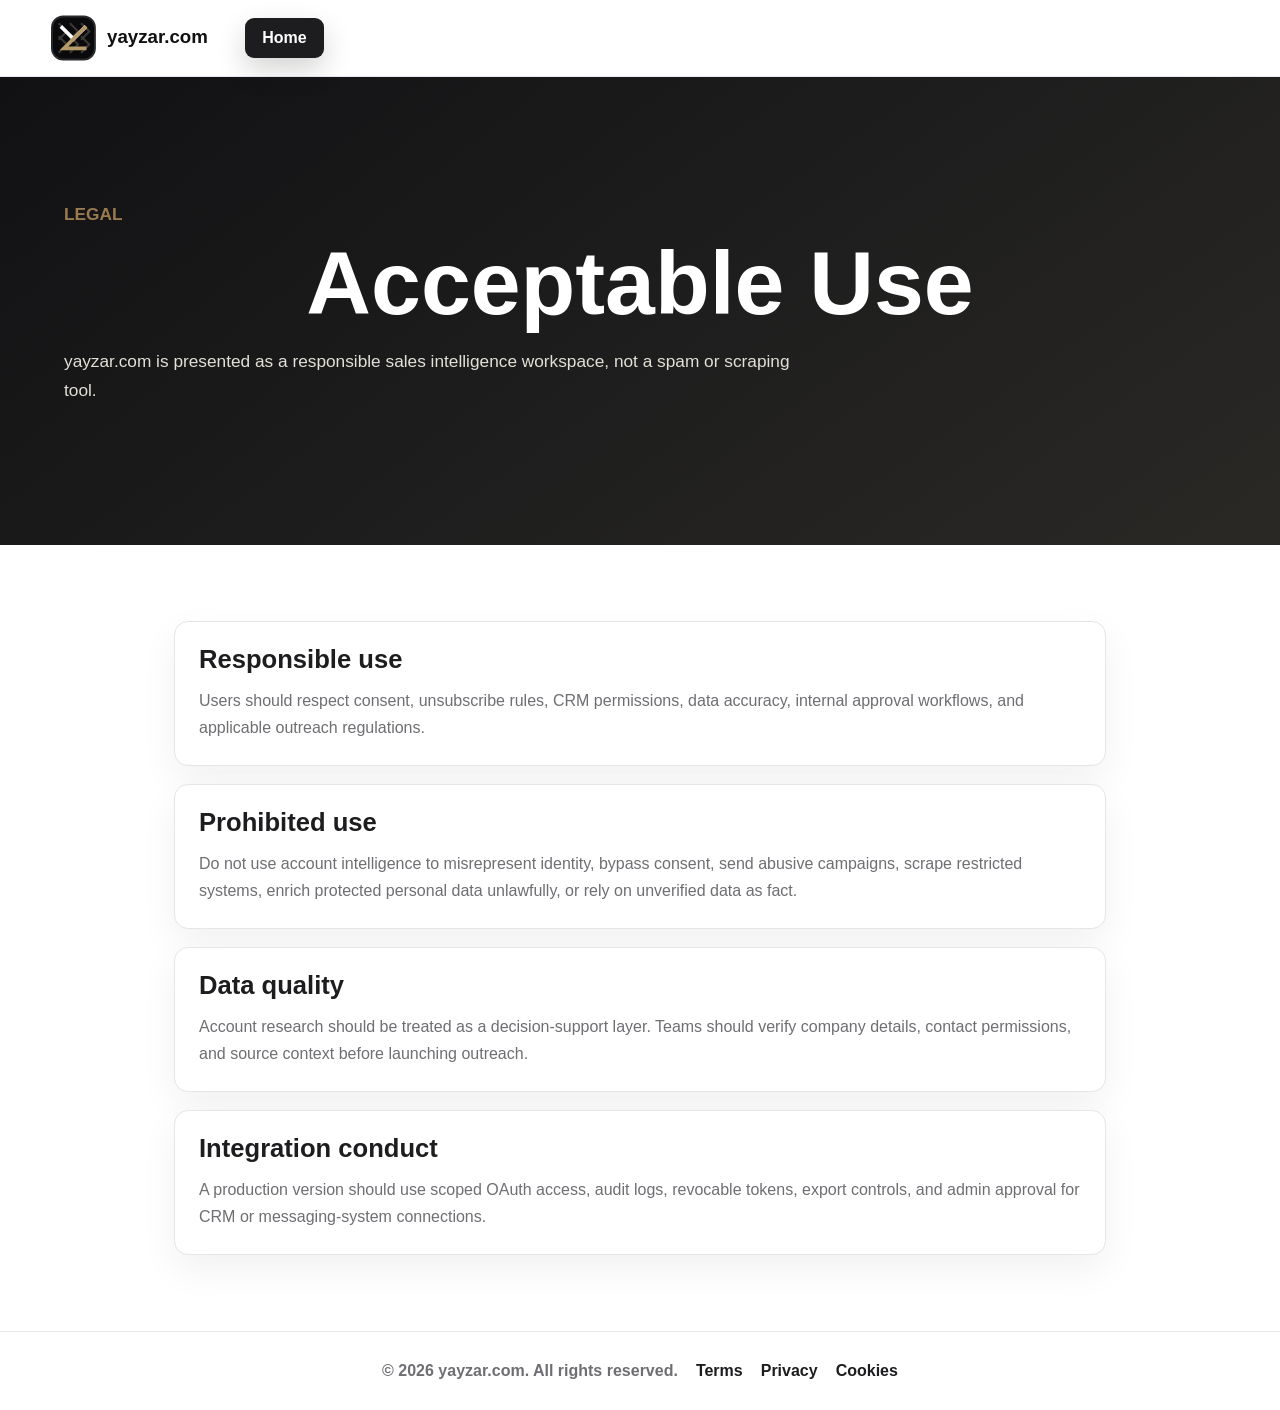
<file: acceptable-use.html>
<!doctype html>
<html lang="en">
  <head>
    <meta charset="UTF-8" />
    <meta name="viewport" content="width=device-width, initial-scale=1.0" />
    <title>Acceptable Use | yayzar.com</title>
    <link rel="stylesheet" href="./styles.css?v=20260507-founder-fix" />
  </head>
  <body>
    <header class="site-header">
      <a class="brand" href="./index.html"><img src="./assets/yayzar-logo.svg" alt="yayzar.com" /></a>
      <div class="header-actions"><a class="primary-button" href="./index.html">Home</a></div>
    </header>
    <main>
      <section class="subpage-hero compact">
        <p class="eyebrow">Legal</p>
        <h1>Acceptable Use</h1>
        <p>yayzar.com is presented as a responsible sales intelligence workspace, not a spam or scraping tool.</p>
      </section>
      <section class="page-section legal-page">
        <div class="legal-block">
          <h2>Responsible use</h2>
          <p>Users should respect consent, unsubscribe rules, CRM permissions, data accuracy, internal approval workflows, and applicable outreach regulations.</p>
        </div>
        <div class="legal-block">
          <h2>Prohibited use</h2>
          <p>Do not use account intelligence to misrepresent identity, bypass consent, send abusive campaigns, scrape restricted systems, enrich protected personal data unlawfully, or rely on unverified data as fact.</p>
        </div>
        <div class="legal-block">
          <h2>Data quality</h2>
          <p>Account research should be treated as a decision-support layer. Teams should verify company details, contact permissions, and source context before launching outreach.</p>
        </div>
        <div class="legal-block">
          <h2>Integration conduct</h2>
          <p>A production version should use scoped OAuth access, audit logs, revocable tokens, export controls, and admin approval for CRM or messaging-system connections.</p>
        </div>
      </section>
    </main>
    <footer class="legal-mini-footer">
      <span>© 2026 yayzar.com. All rights reserved.</span>
      <a href="./terms.html">Terms</a>
      <a href="./privacy.html">Privacy</a>
      <a href="./cookies.html">Cookies</a>
    </footer>
  </body>
</html>
</file>
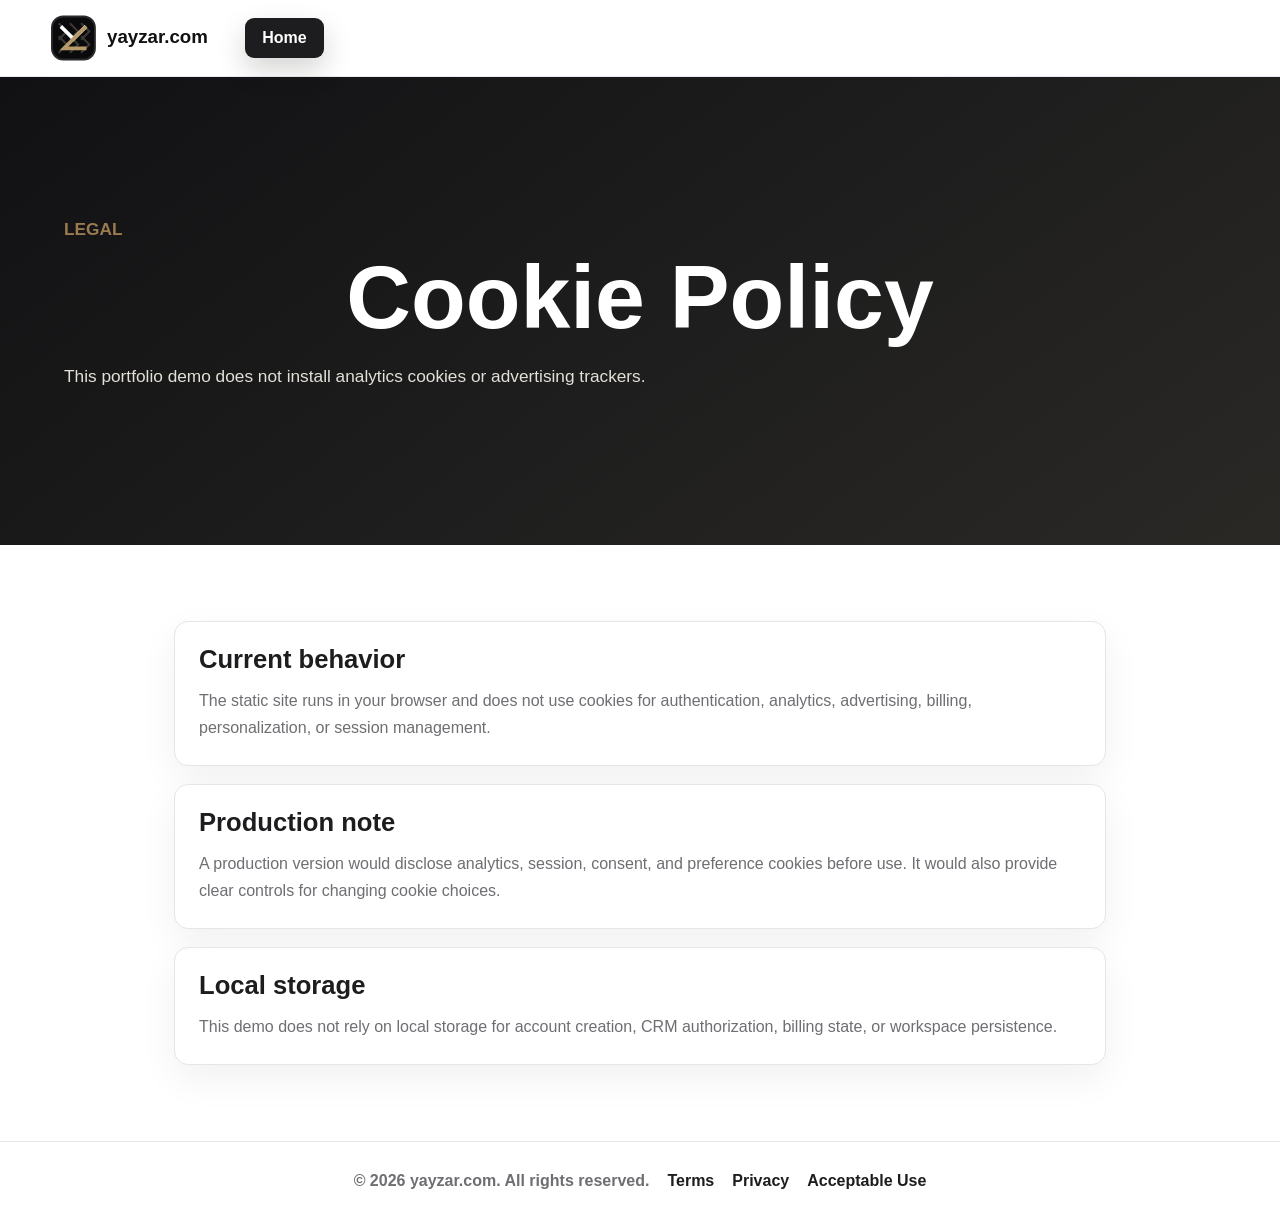
<file: cookies.html>
<!doctype html>
<html lang="en">
  <head>
    <meta charset="UTF-8" />
    <meta name="viewport" content="width=device-width, initial-scale=1.0" />
    <title>Cookie Policy | yayzar.com</title>
    <link rel="stylesheet" href="./styles.css?v=20260507-founder-fix" />
  </head>
  <body>
    <header class="site-header">
      <a class="brand" href="./index.html"><img src="./assets/yayzar-logo.svg" alt="yayzar.com" /></a>
      <div class="header-actions"><a class="primary-button" href="./index.html">Home</a></div>
    </header>
    <main>
      <section class="subpage-hero compact">
        <p class="eyebrow">Legal</p>
        <h1>Cookie Policy</h1>
        <p>This portfolio demo does not install analytics cookies or advertising trackers.</p>
      </section>
      <section class="page-section legal-page">
        <div class="legal-block">
          <h2>Current behavior</h2>
          <p>The static site runs in your browser and does not use cookies for authentication, analytics, advertising, billing, personalization, or session management.</p>
        </div>
        <div class="legal-block">
          <h2>Production note</h2>
          <p>A production version would disclose analytics, session, consent, and preference cookies before use. It would also provide clear controls for changing cookie choices.</p>
        </div>
        <div class="legal-block">
          <h2>Local storage</h2>
          <p>This demo does not rely on local storage for account creation, CRM authorization, billing state, or workspace persistence.</p>
        </div>
      </section>
    </main>
    <footer class="legal-mini-footer">
      <span>© 2026 yayzar.com. All rights reserved.</span>
      <a href="./terms.html">Terms</a>
      <a href="./privacy.html">Privacy</a>
      <a href="./acceptable-use.html">Acceptable Use</a>
    </footer>
  </body>
</html>
</file>
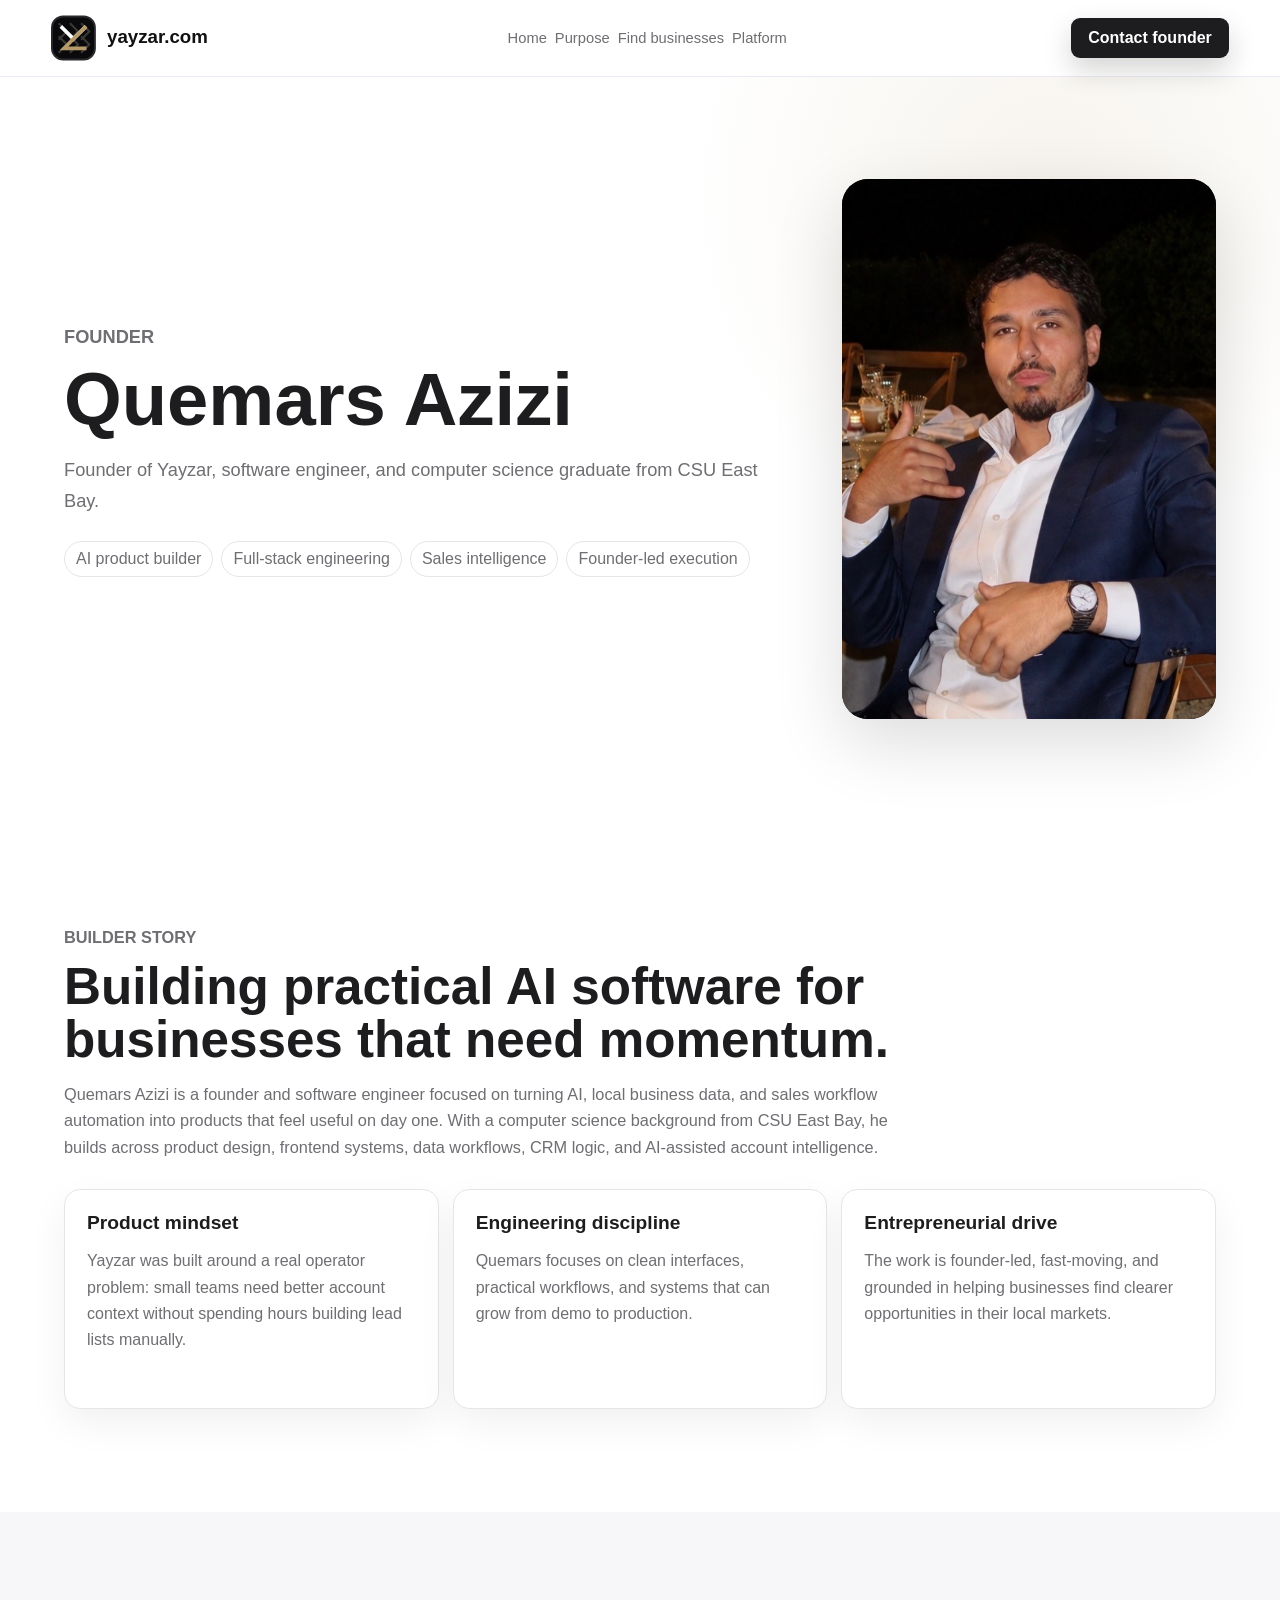
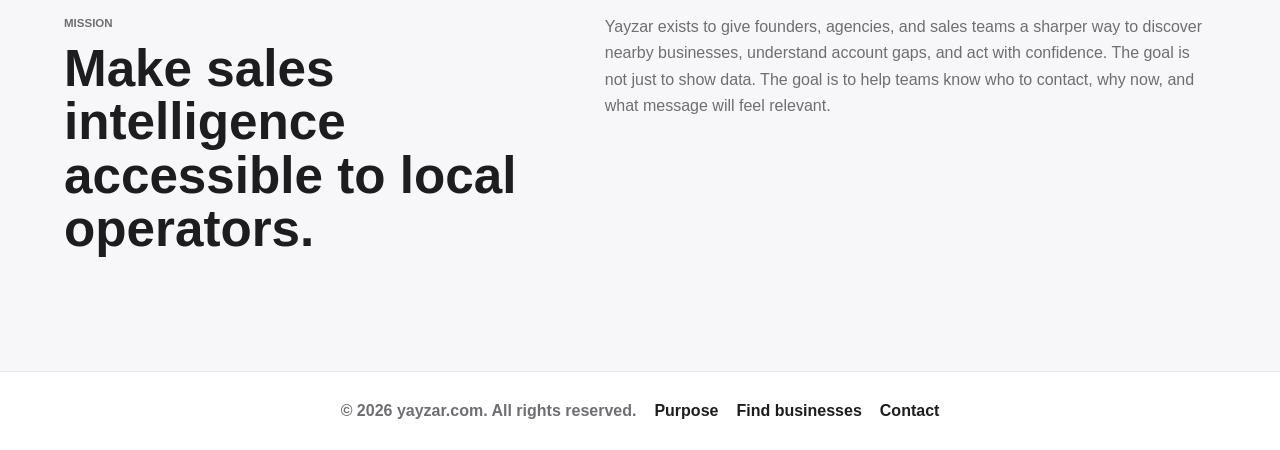
<file: founder.html>
<!doctype html>
<html lang="en">
  <head>
    <meta charset="UTF-8" />
    <meta name="viewport" content="width=device-width, initial-scale=1.0" />
    <title>Founder | yayzar.com</title>
    <meta
      name="description"
      content="Meet Quemars Azizi, founder of Yayzar and CSU East Bay computer science graduate."
    />
    <link rel="stylesheet" href="./styles.css?v=20260507-founder-fix" />
  </head>
  <body>
    <header class="site-header">
      <a class="brand" href="./index.html" aria-label="Yayzar home">
        <img src="./assets/yayzar-logo.svg" alt="Yayzar" />
      </a>
      <nav class="site-nav">
        <a href="./index.html">Home</a>
        <a href="./purpose.html">Purpose</a>
        <a href="./location.html">Find businesses</a>
        <a href="./platform.html">Platform</a>
      </nav>
      <div class="header-actions">
        <a class="primary-button" href="mailto:quemars200@gmail.com?subject=Yayzar%20founder%20conversation">Contact founder</a>
      </div>
    </header>

    <main>
      <section class="founder-hero">
        <div class="founder-copy">
          <p class="eyebrow">Founder</p>
          <h1>Quemars Azizi</h1>
          <p>
            Founder of Yayzar, software engineer, and computer science graduate from CSU East Bay.
          </p>
          <div class="founder-tags">
            <span>AI product builder</span>
            <span>Full-stack engineering</span>
            <span>Sales intelligence</span>
            <span>Founder-led execution</span>
          </div>
        </div>
        <div class="founder-photo-card">
          <img src="./assets/founder-quemars-azizi.jpg" alt="Quemars Azizi, founder of Yayzar" />
        </div>
      </section>

      <section class="section founder-story">
        <div class="section-heading">
          <p class="eyebrow">Builder story</p>
          <h2>Building practical AI software for businesses that need momentum.</h2>
          <p>
            Quemars Azizi is a founder and software engineer focused on turning AI, local business data, and sales workflow automation into products that feel useful on day one. With a computer science background from CSU East Bay, he builds across product design, frontend systems, data workflows, CRM logic, and AI-assisted account intelligence.
          </p>
        </div>
        <div class="founder-grid">
          <article>
            <strong>Product mindset</strong>
            <p>Yayzar was built around a real operator problem: small teams need better account context without spending hours building lead lists manually.</p>
          </article>
          <article>
            <strong>Engineering discipline</strong>
            <p>Quemars focuses on clean interfaces, practical workflows, and systems that can grow from demo to production.</p>
          </article>
          <article>
            <strong>Entrepreneurial drive</strong>
            <p>The work is founder-led, fast-moving, and grounded in helping businesses find clearer opportunities in their local markets.</p>
          </article>
        </div>
      </section>

      <section class="section muted-section founder-mission">
        <div>
          <p class="eyebrow">Mission</p>
          <h2>Make sales intelligence accessible to local operators.</h2>
        </div>
        <p>
          Yayzar exists to give founders, agencies, and sales teams a sharper way to discover nearby businesses, understand account gaps, and act with confidence. The goal is not just to show data. The goal is to help teams know who to contact, why now, and what message will feel relevant.
        </p>
      </section>
    </main>

    <footer class="legal-mini-footer">
      <span>© 2026 yayzar.com. All rights reserved.</span>
      <a href="./purpose.html">Purpose</a>
      <a href="./location.html">Find businesses</a>
      <a href="mailto:quemars200@gmail.com">Contact</a>
    </footer>
  </body>
</html>
</file>
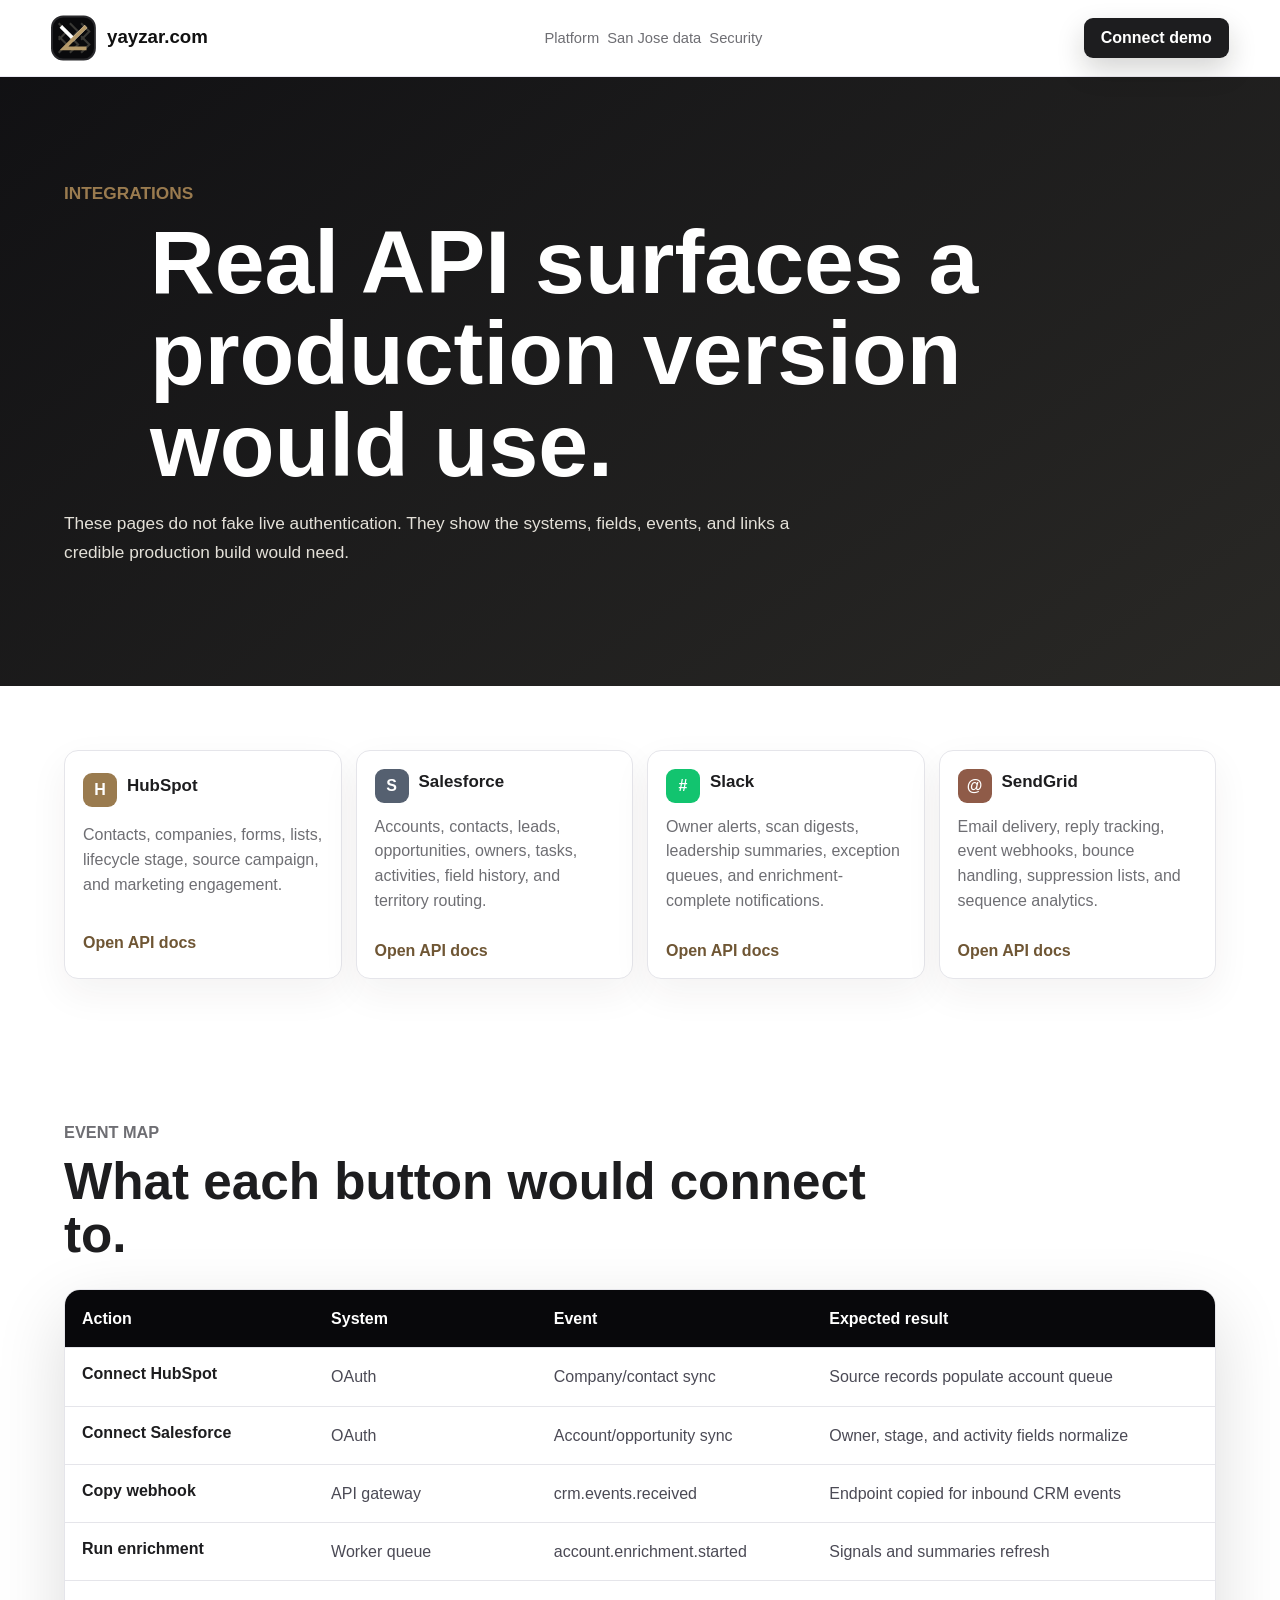
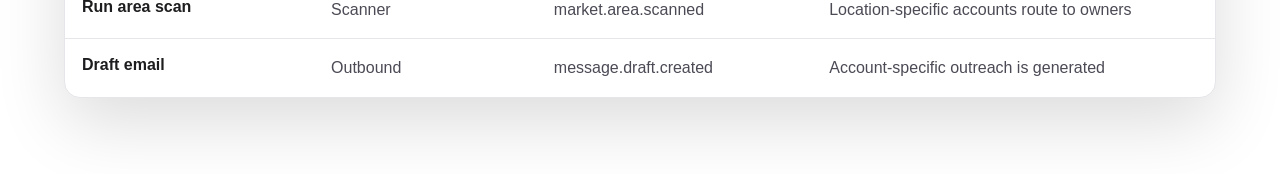
<file: integrations.html>
<!doctype html>
<html lang="en">
  <head>
    <meta charset="UTF-8" />
    <meta name="viewport" content="width=device-width, initial-scale=1.0" />
    <title>Integrations | Yayzar</title>
    <link rel="stylesheet" href="./styles.css?v=20260507-founder-fix" />
  </head>
  <body>
    <header class="site-header">
      <a class="brand" href="./index.html"><img src="./assets/yayzar-logo.svg" alt="Yayzar" /></a>
      <nav class="site-nav">
        <a href="./platform.html">Platform</a>
        <a href="./san-jose-data.html">San Jose data</a>
        <a href="./security.html">Security</a>
      </nav>
      <div class="header-actions"><a class="primary-button" href="./index.html#integrations">Connect demo</a></div>
    </header>
    <main>
      <section class="subpage-hero compact">
        <p class="eyebrow">Integrations</p>
        <h1>Real API surfaces a production version would use.</h1>
        <p>These pages do not fake live authentication. They show the systems, fields, events, and links a credible production build would need.</p>
      </section>

      <section class="integration-grid page-grid">
        <article class="integration-card"><div><span class="hubspot">H</span><h3>HubSpot</h3></div><p>Contacts, companies, forms, lists, lifecycle stage, source campaign, and marketing engagement.</p><a href="https://developers.hubspot.com/docs/api/overview" target="_blank" rel="noreferrer">Open API docs</a></article>
        <article class="integration-card"><div><span class="salesforce">S</span><h3>Salesforce</h3></div><p>Accounts, contacts, leads, opportunities, owners, tasks, activities, field history, and territory routing.</p><a href="https://developer.salesforce.com/docs/apis" target="_blank" rel="noreferrer">Open API docs</a></article>
        <article class="integration-card"><div><span class="slack">#</span><h3>Slack</h3></div><p>Owner alerts, scan digests, leadership summaries, exception queues, and enrichment-complete notifications.</p><a href="https://api.slack.com/" target="_blank" rel="noreferrer">Open API docs</a></article>
        <article class="integration-card"><div><span class="mail">@</span><h3>SendGrid</h3></div><p>Email delivery, reply tracking, event webhooks, bounce handling, suppression lists, and sequence analytics.</p><a href="https://www.twilio.com/docs/sendgrid" target="_blank" rel="noreferrer">Open API docs</a></article>
      </section>

      <section class="page-section">
        <div class="section-heading">
          <p class="eyebrow">Event map</p>
          <h2>What each button would connect to.</h2>
        </div>
        <div class="data-table compact-table">
          <div class="data-row header"><span>Action</span><span>System</span><span>Event</span><span>Expected result</span></div>
          <div class="data-row"><strong>Connect HubSpot</strong><span>OAuth</span><span>Company/contact sync</span><span>Source records populate account queue</span></div>
          <div class="data-row"><strong>Connect Salesforce</strong><span>OAuth</span><span>Account/opportunity sync</span><span>Owner, stage, and activity fields normalize</span></div>
          <div class="data-row"><strong>Copy webhook</strong><span>API gateway</span><span>crm.events.received</span><span>Endpoint copied for inbound CRM events</span></div>
          <div class="data-row"><strong>Run enrichment</strong><span>Worker queue</span><span>account.enrichment.started</span><span>Signals and summaries refresh</span></div>
          <div class="data-row"><strong>Run area scan</strong><span>Scanner</span><span>market.area.scanned</span><span>Location-specific accounts route to owners</span></div>
          <div class="data-row"><strong>Draft email</strong><span>Outbound</span><span>message.draft.created</span><span>Account-specific outreach is generated</span></div>
        </div>
      </section>
    </main>
  </body>
</html>
</file>
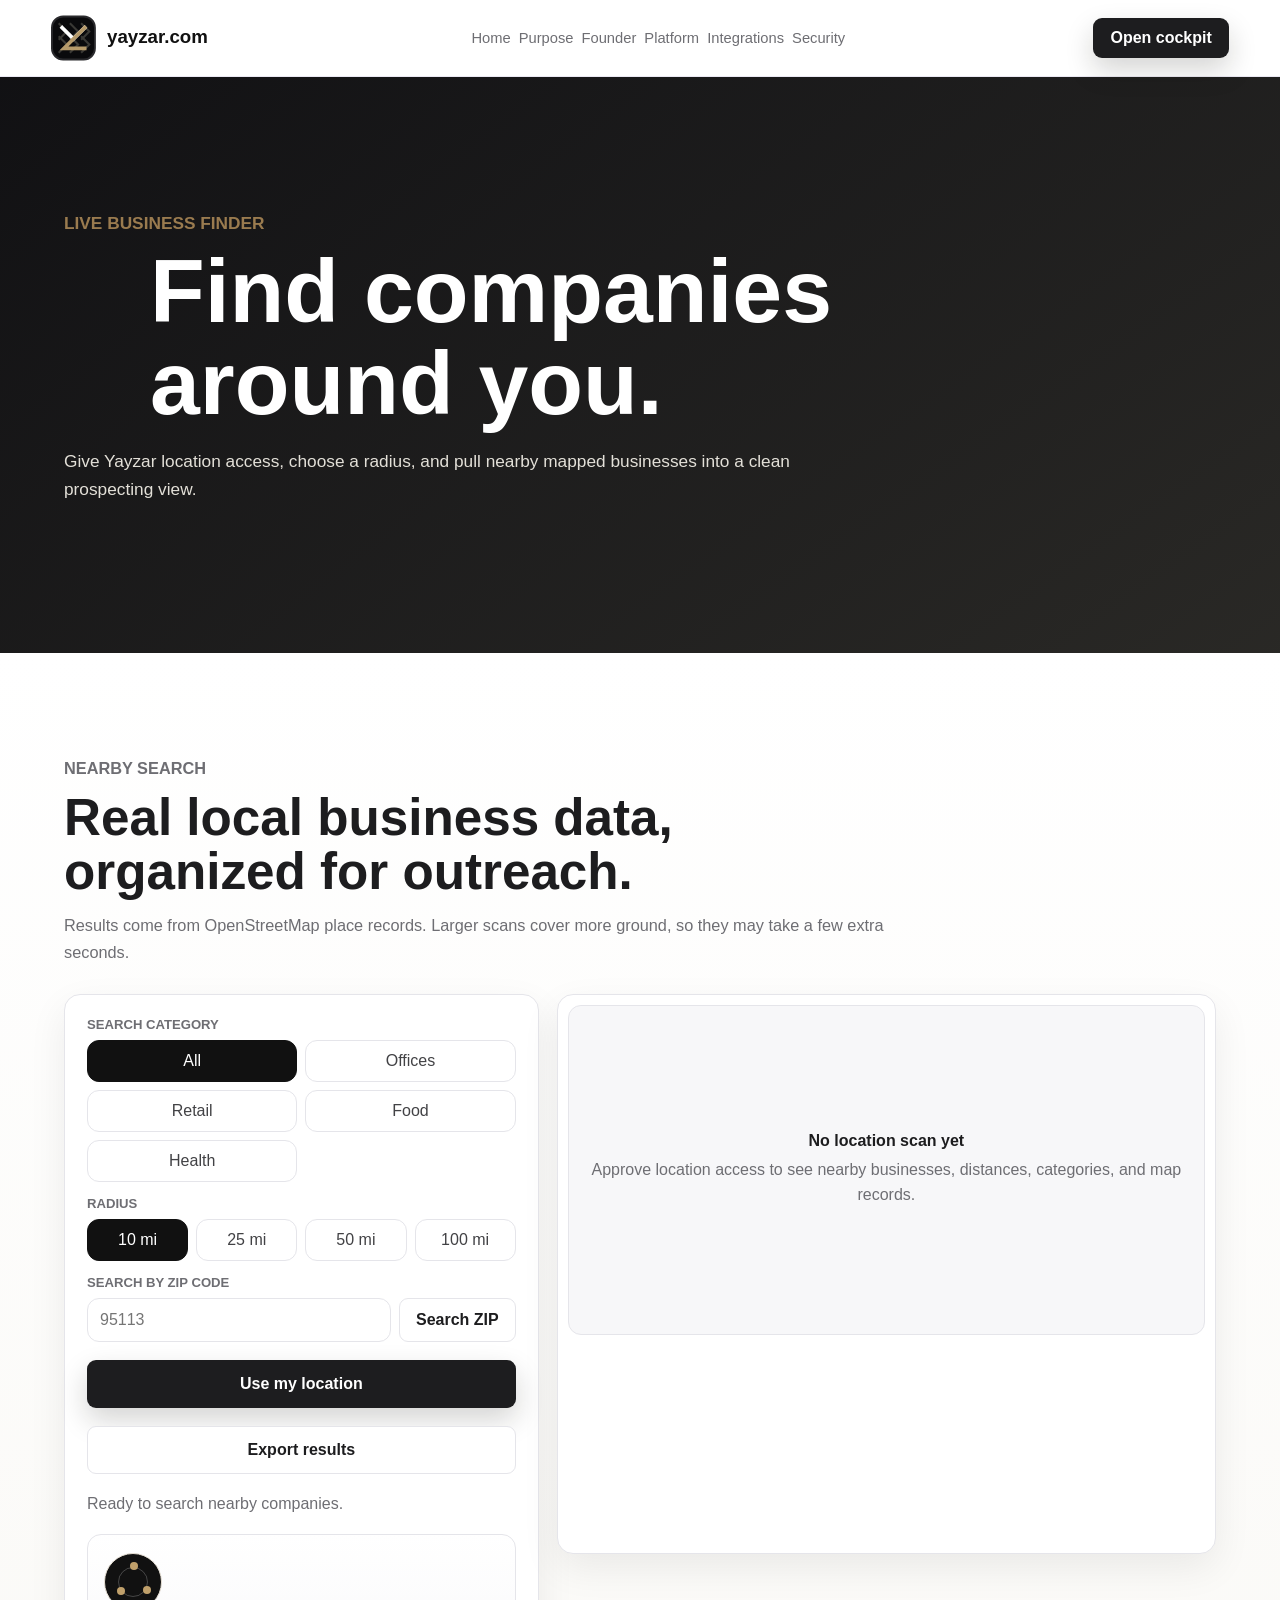
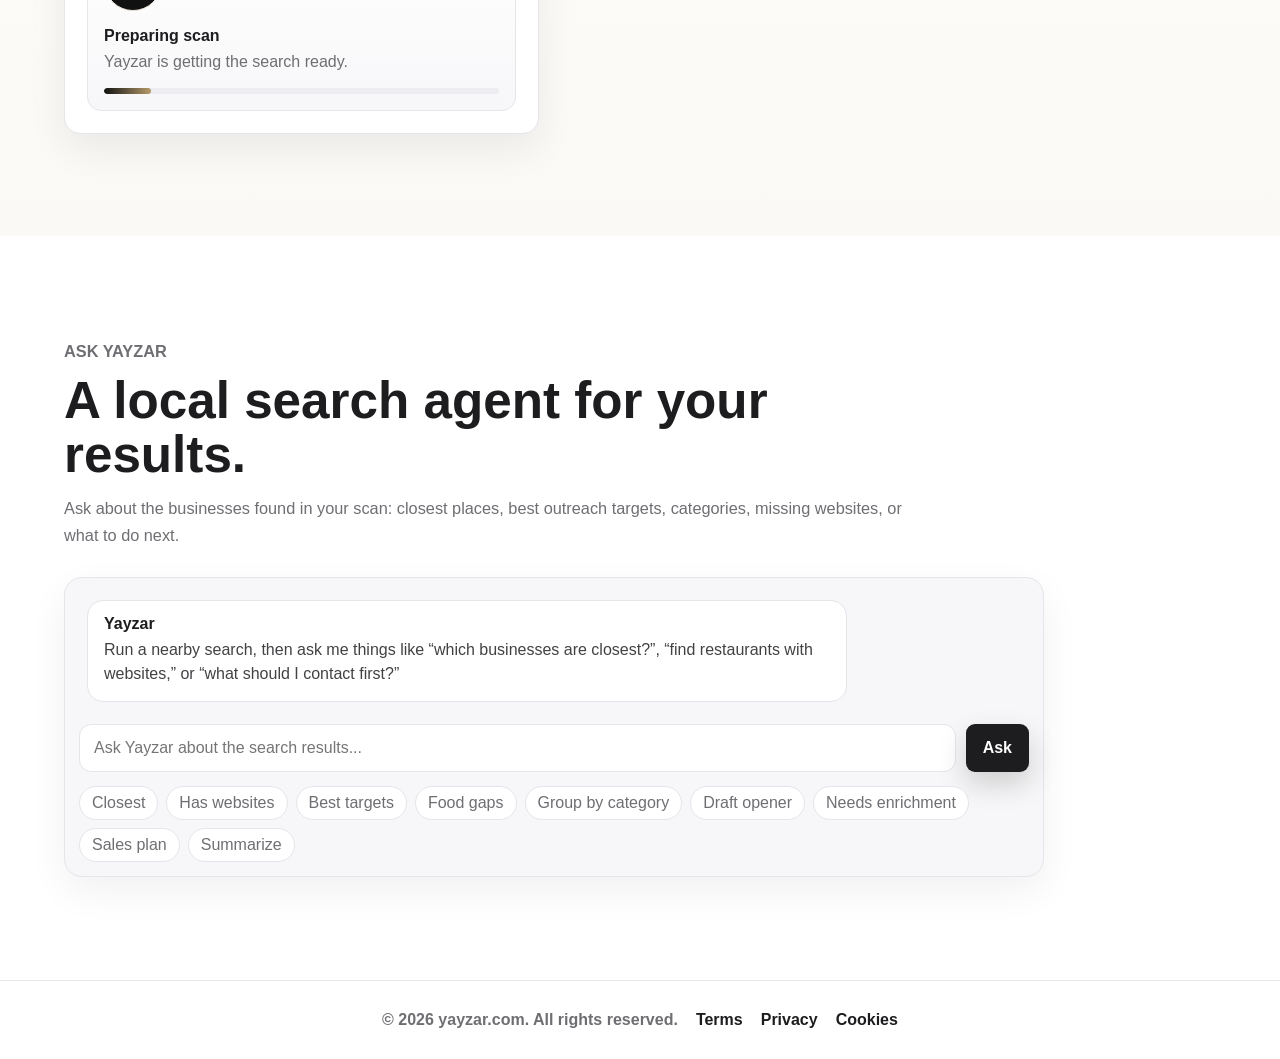
<file: location.html>
<!doctype html>
<html lang="en">
  <head>
    <meta charset="UTF-8" />
    <meta name="viewport" content="width=device-width, initial-scale=1.0" />
    <title>Find Nearby Businesses | yayzar.com</title>
    <meta
      name="description"
      content="Use Yayzar to find real nearby businesses from browser location and OpenStreetMap data."
    />
    <link rel="stylesheet" href="./styles.css?v=20260507-founder-fix" />
  </head>
  <body>
    <header class="site-header">
      <a class="brand" href="./index.html" aria-label="Yayzar home">
        <img src="./assets/yayzar-logo.svg" alt="Yayzar" />
      </a>
      <nav class="site-nav">
        <a href="./index.html">Home</a>
        <a href="./purpose.html">Purpose</a>
        <a href="./founder.html">Founder</a>
        <a href="./platform.html">Platform</a>
        <a href="./integrations.html">Integrations</a>
        <a href="./security.html">Security</a>
      </nav>
      <div class="header-actions">
        <a class="primary-button" href="./index.html#cockpit">Open cockpit</a>
      </div>
    </header>

    <main>
      <section class="subpage-hero location-hero">
        <p class="eyebrow">Live business finder</p>
        <h1>Find companies around you.</h1>
        <p>
          Give Yayzar location access, choose a radius, and pull nearby mapped businesses into a clean prospecting view.
        </p>
      </section>

      <section class="section location-finder">
        <div class="section-heading">
          <p class="eyebrow">Nearby search</p>
          <h2>Real local business data, organized for outreach.</h2>
          <p>
            Results come from OpenStreetMap place records. Larger scans cover more ground, so they may take a few extra seconds.
          </p>
        </div>
        <div class="locator-shell">
          <div class="locator-controls">
            <div>
              <div class="control-group">
                <span>Search category</span>
                <div class="choice-grid" id="categoryChoices">
                  <button class="selected" type="button" data-category="all">All</button>
                  <button type="button" data-category="office">Offices</button>
                  <button type="button" data-category="retail">Retail</button>
                  <button type="button" data-category="food">Food</button>
                  <button type="button" data-category="health">Health</button>
                </div>
              </div>
              <div class="control-group">
                <span>Radius</span>
                <div class="choice-grid radius-grid" id="radiusChoices">
                  <button class="selected" type="button" data-radius="16093">10 mi</button>
                  <button type="button" data-radius="40234">25 mi</button>
                  <button type="button" data-radius="80467">50 mi</button>
                  <button type="button" data-radius="160934">100 mi</button>
                </div>
              </div>
              <form class="zip-form" id="zipForm">
                <label for="zipInput">Search by ZIP code</label>
                <div>
                  <input id="zipInput" type="text" inputmode="numeric" maxlength="10" placeholder="95113" />
                  <button class="secondary-button" type="submit">Search ZIP</button>
                </div>
              </form>
            </div>
            <button class="primary-button large" id="useLocation">Use my location</button>
            <button class="secondary-button large" id="exportNearby" disabled>Export results</button>
            <p class="locator-status" id="locationStatus">Ready to search nearby companies.</p>
            <div class="search-progress" id="searchProgress" aria-hidden="true">
              <div class="pulse-orbit" aria-hidden="true"><span></span><span></span><span></span></div>
              <div>
                <strong id="progressTitle">Preparing scan</strong>
                <p id="progressTip">Yayzar is getting the search ready.</p>
              </div>
              <div class="progress-track"><span id="progressBar"></span></div>
            </div>
          </div>
          <div class="locator-results" id="nearbyResults" aria-live="polite">
            <article class="nearby-empty">
              <strong>No location scan yet</strong>
              <span>Approve location access to see nearby businesses, distances, categories, and map records.</span>
            </article>
          </div>
        </div>
      </section>

      <section class="section ask-section">
        <div class="section-heading">
          <p class="eyebrow">Ask Yayzar</p>
          <h2>A local search agent for your results.</h2>
          <p>
            Ask about the businesses found in your scan: closest places, best outreach targets, categories, missing websites, or what to do next.
          </p>
        </div>
        <div class="ask-shell">
          <div class="ask-chat" id="askChat" aria-live="polite">
            <div class="agent-message">
              <strong>Yayzar</strong>
              <p>Run a nearby search, then ask me things like “which businesses are closest?”, “find restaurants with websites,” or “what should I contact first?”</p>
            </div>
          </div>
          <form class="ask-form" id="askForm">
            <input id="askInput" type="text" placeholder="Ask Yayzar about the search results..." autocomplete="off" />
            <button class="primary-button" type="submit">Ask</button>
          </form>
          <div class="ask-prompts" aria-label="Suggested questions">
            <button type="button" data-question="Which businesses are closest?">Closest</button>
            <button type="button" data-question="Which results have websites?">Has websites</button>
            <button type="button" data-question="What should I contact first?">Best targets</button>
            <button type="button" data-question="Find food businesses without websites.">Food gaps</button>
            <button type="button" data-question="Group these by category.">Group by category</button>
            <button type="button" data-question="Write a short outreach opener for the top result.">Draft opener</button>
            <button type="button" data-question="Which businesses need manual enrichment?">Needs enrichment</button>
            <button type="button" data-question="Create a sales plan from this scan.">Sales plan</button>
            <button type="button" data-question="Summarize this search.">Summarize</button>
          </div>
        </div>
      </section>
    </main>

    <footer class="legal-mini-footer">
      <span>© 2026 yayzar.com. All rights reserved.</span>
      <a href="./terms.html">Terms</a>
      <a href="./privacy.html">Privacy</a>
      <a href="./cookies.html">Cookies</a>
    </footer>

    <div class="toast" id="toast" role="status" aria-live="polite"></div>
    <script src="./location.js"></script>
  </body>
</html>
</file>
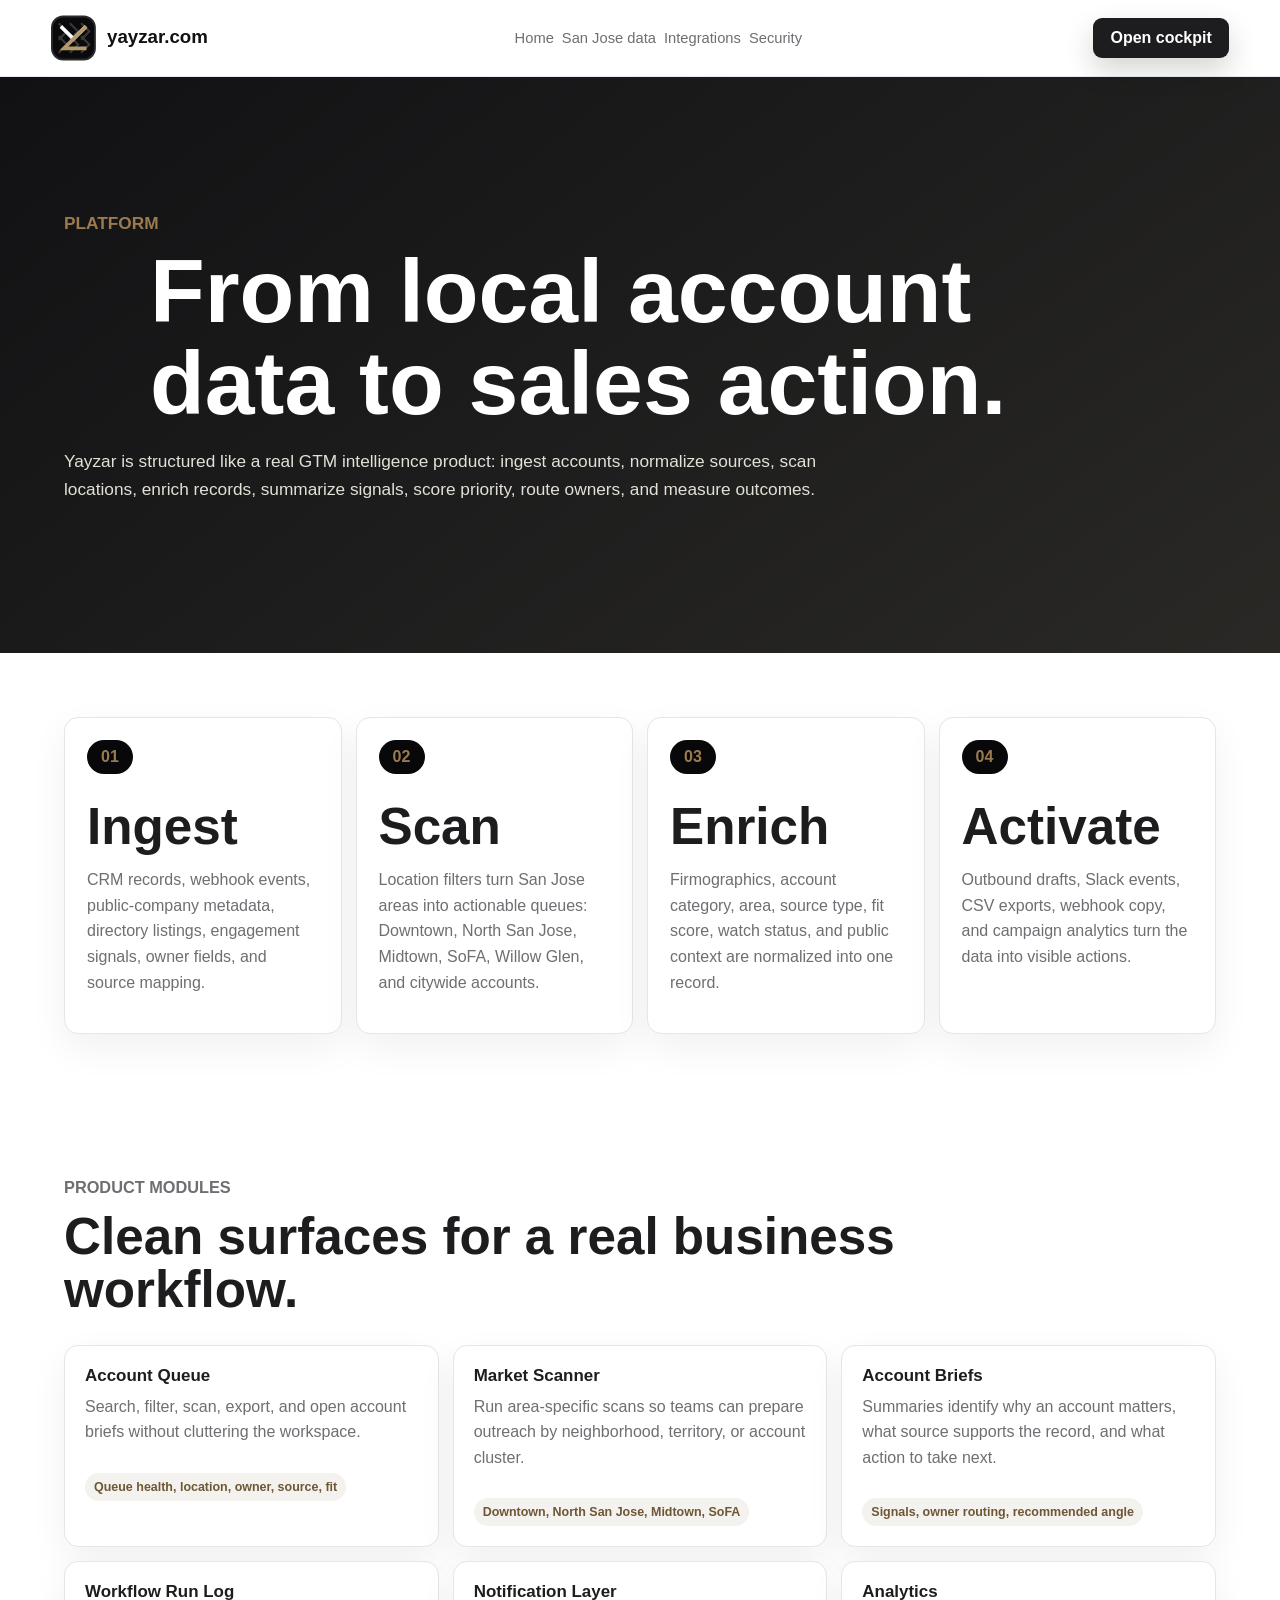
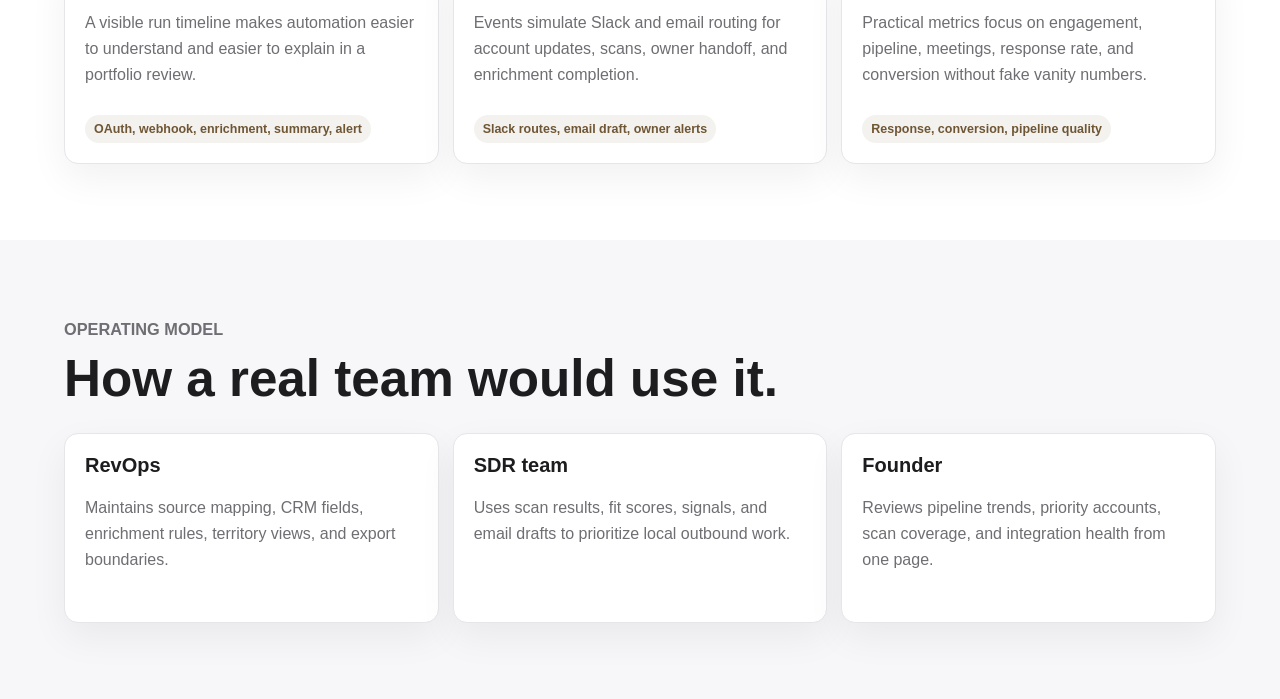
<file: platform.html>
<!doctype html>
<html lang="en">
  <head>
    <meta charset="UTF-8" />
    <meta name="viewport" content="width=device-width, initial-scale=1.0" />
    <title>Platform | Yayzar</title>
    <link rel="stylesheet" href="./styles.css?v=20260507-founder-fix" />
  </head>
  <body>
    <header class="site-header">
      <a class="brand" href="./index.html"><img src="./assets/yayzar-logo.svg" alt="Yayzar" /></a>
      <nav class="site-nav">
        <a href="./index.html">Home</a>
        <a href="./san-jose-data.html">San Jose data</a>
        <a href="./integrations.html">Integrations</a>
        <a href="./security.html">Security</a>
      </nav>
      <div class="header-actions"><a class="primary-button" href="./index.html#cockpit">Open cockpit</a></div>
    </header>
    <main>
      <section class="subpage-hero">
        <p class="eyebrow">Platform</p>
        <h1>From local account data to sales action.</h1>
        <p>Yayzar is structured like a real GTM intelligence product: ingest accounts, normalize sources, scan locations, enrich records, summarize signals, score priority, route owners, and measure outcomes.</p>
      </section>

      <section class="process-grid">
        <article><strong>01</strong><h2>Ingest</h2><p>CRM records, webhook events, public-company metadata, directory listings, engagement signals, owner fields, and source mapping.</p></article>
        <article><strong>02</strong><h2>Scan</h2><p>Location filters turn San Jose areas into actionable queues: Downtown, North San Jose, Midtown, SoFA, Willow Glen, and citywide accounts.</p></article>
        <article><strong>03</strong><h2>Enrich</h2><p>Firmographics, account category, area, source type, fit score, watch status, and public context are normalized into one record.</p></article>
        <article><strong>04</strong><h2>Activate</h2><p>Outbound drafts, Slack events, CSV exports, webhook copy, and campaign analytics turn the data into visible actions.</p></article>
      </section>

      <section class="page-section">
        <div class="section-heading">
          <p class="eyebrow">Product modules</p>
          <h2>Clean surfaces for a real business workflow.</h2>
        </div>
        <div class="module-grid">
          <article><h3>Account Queue</h3><p>Search, filter, scan, export, and open account briefs without cluttering the workspace.</p><span>Queue health, location, owner, source, fit</span></article>
          <article><h3>Market Scanner</h3><p>Run area-specific scans so teams can prepare outreach by neighborhood, territory, or account cluster.</p><span>Downtown, North San Jose, Midtown, SoFA</span></article>
          <article><h3>Account Briefs</h3><p>Summaries identify why an account matters, what source supports the record, and what action to take next.</p><span>Signals, owner routing, recommended angle</span></article>
          <article><h3>Workflow Run Log</h3><p>A visible run timeline makes automation easier to understand and easier to explain in a portfolio review.</p><span>OAuth, webhook, enrichment, summary, alert</span></article>
          <article><h3>Notification Layer</h3><p>Events simulate Slack and email routing for account updates, scans, owner handoff, and enrichment completion.</p><span>Slack routes, email draft, owner alerts</span></article>
          <article><h3>Analytics</h3><p>Practical metrics focus on engagement, pipeline, meetings, response rate, and conversion without fake vanity numbers.</p><span>Response, conversion, pipeline quality</span></article>
        </div>
      </section>

      <section class="page-section muted-section">
        <div class="section-heading">
          <p class="eyebrow">Operating model</p>
          <h2>How a real team would use it.</h2>
        </div>
        <div class="ops-grid">
          <article><strong>RevOps</strong><p>Maintains source mapping, CRM fields, enrichment rules, territory views, and export boundaries.</p></article>
          <article><strong>SDR team</strong><p>Uses scan results, fit scores, signals, and email drafts to prioritize local outbound work.</p></article>
          <article><strong>Founder</strong><p>Reviews pipeline trends, priority accounts, scan coverage, and integration health from one page.</p></article>
        </div>
      </section>
    </main>
  </body>
</html>
</file>
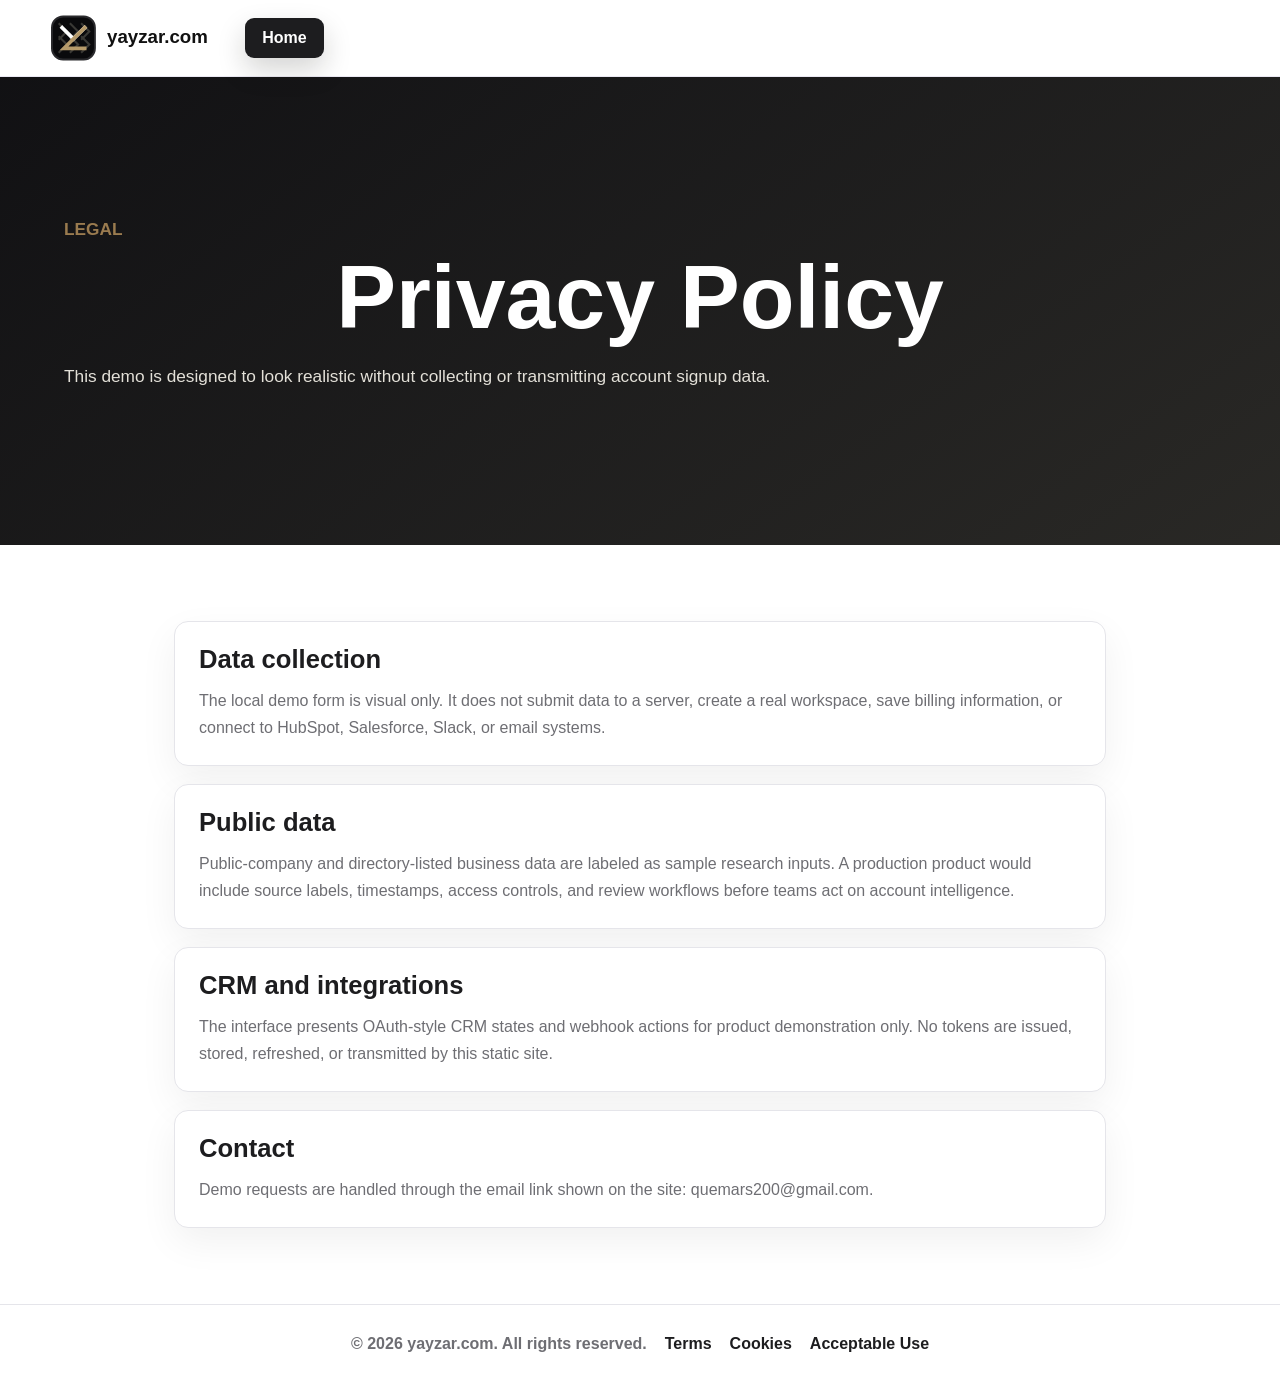
<file: privacy.html>
<!doctype html>
<html lang="en">
  <head>
    <meta charset="UTF-8" />
    <meta name="viewport" content="width=device-width, initial-scale=1.0" />
    <title>Privacy Policy | yayzar.com</title>
    <link rel="stylesheet" href="./styles.css?v=20260507-founder-fix" />
  </head>
  <body>
    <header class="site-header">
      <a class="brand" href="./index.html"><img src="./assets/yayzar-logo.svg" alt="yayzar.com" /></a>
      <div class="header-actions"><a class="primary-button" href="./index.html">Home</a></div>
    </header>
    <main>
      <section class="subpage-hero compact">
        <p class="eyebrow">Legal</p>
        <h1>Privacy Policy</h1>
        <p>This demo is designed to look realistic without collecting or transmitting account signup data.</p>
      </section>
      <section class="page-section legal-page">
        <div class="legal-block">
          <h2>Data collection</h2>
          <p>The local demo form is visual only. It does not submit data to a server, create a real workspace, save billing information, or connect to HubSpot, Salesforce, Slack, or email systems.</p>
        </div>
        <div class="legal-block">
          <h2>Public data</h2>
          <p>Public-company and directory-listed business data are labeled as sample research inputs. A production product would include source labels, timestamps, access controls, and review workflows before teams act on account intelligence.</p>
        </div>
        <div class="legal-block">
          <h2>CRM and integrations</h2>
          <p>The interface presents OAuth-style CRM states and webhook actions for product demonstration only. No tokens are issued, stored, refreshed, or transmitted by this static site.</p>
        </div>
        <div class="legal-block">
          <h2>Contact</h2>
          <p>Demo requests are handled through the email link shown on the site: quemars200@gmail.com.</p>
        </div>
      </section>
    </main>
    <footer class="legal-mini-footer">
      <span>© 2026 yayzar.com. All rights reserved.</span>
      <a href="./terms.html">Terms</a>
      <a href="./cookies.html">Cookies</a>
      <a href="./acceptable-use.html">Acceptable Use</a>
    </footer>
  </body>
</html>
</file>
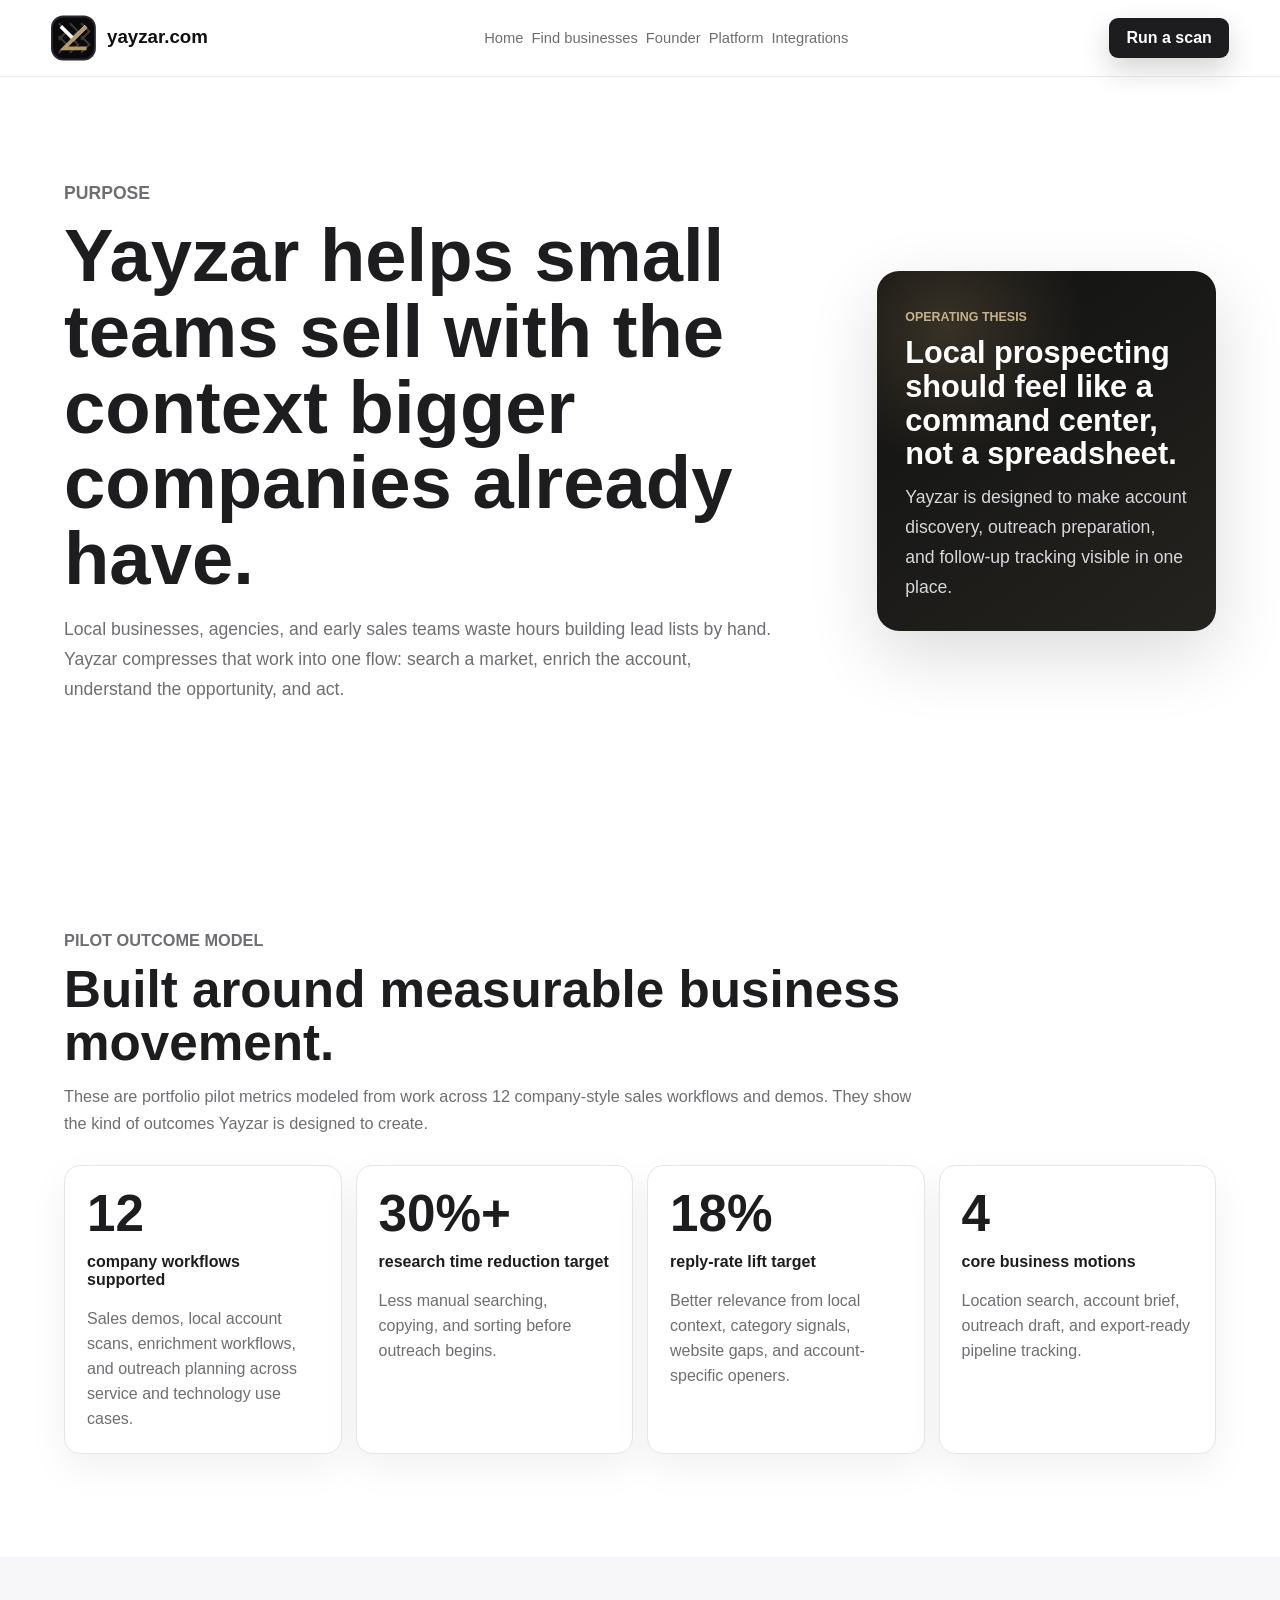
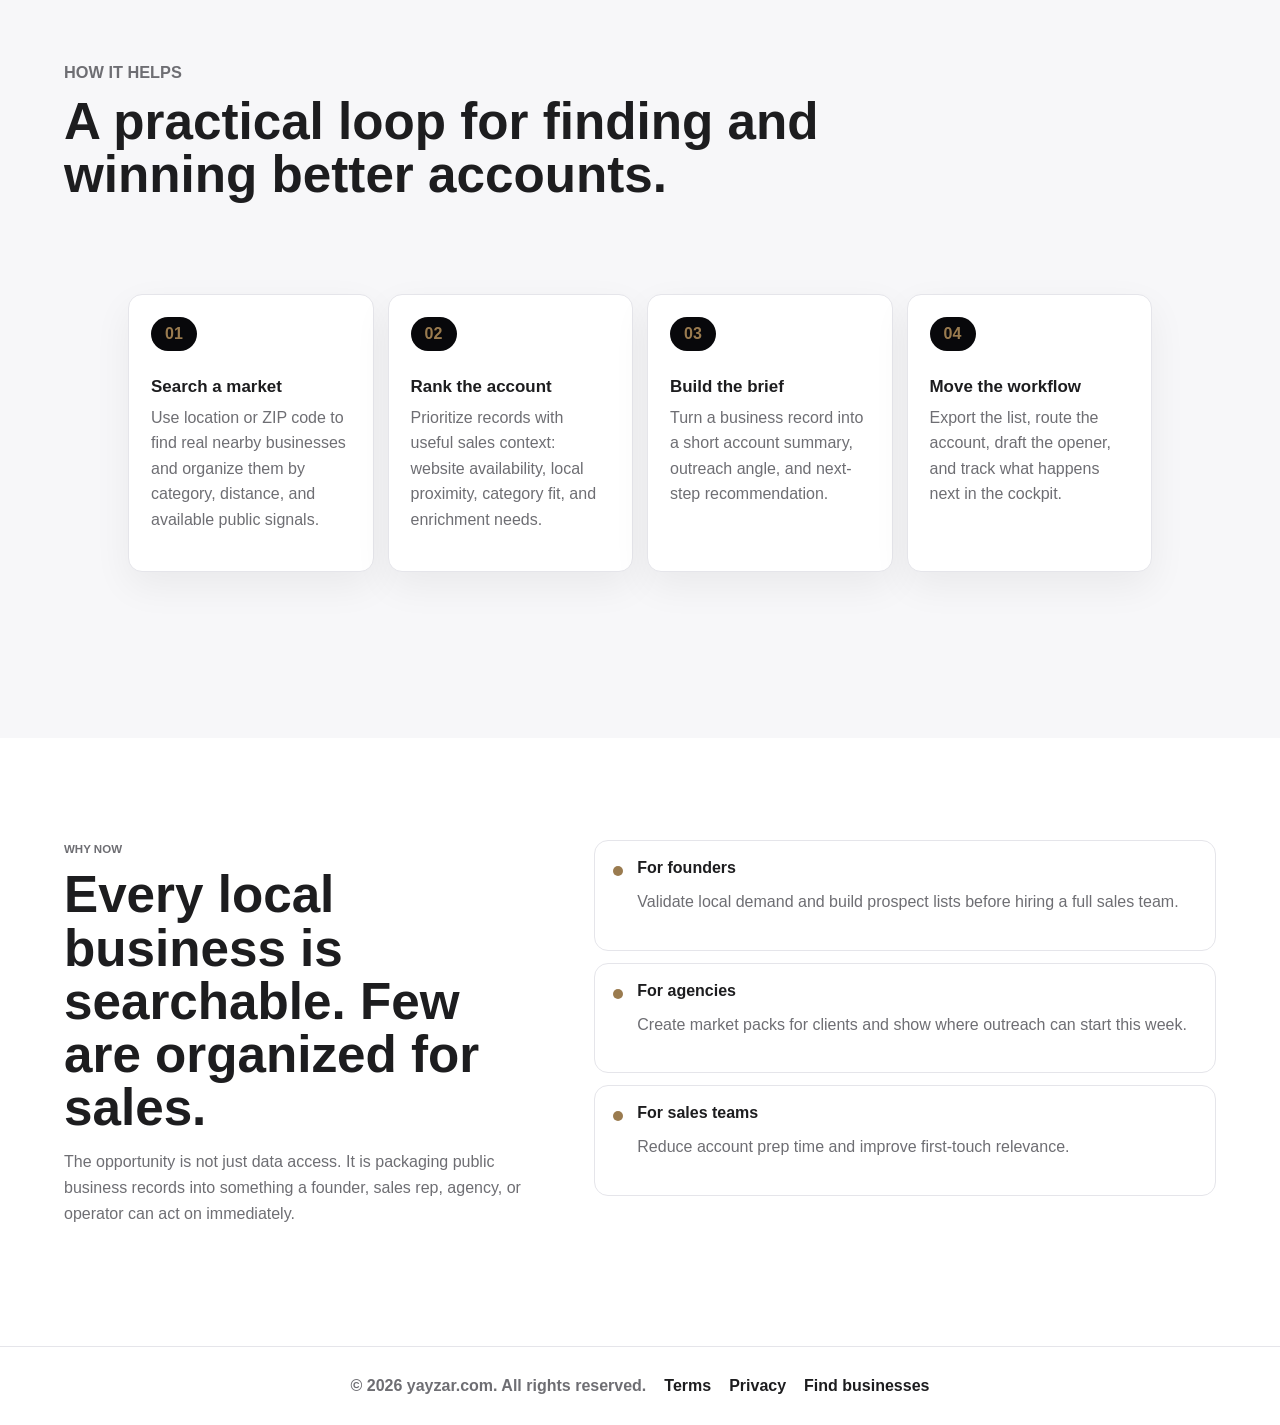
<file: purpose.html>
<!doctype html>
<html lang="en">
  <head>
    <meta charset="UTF-8" />
    <meta name="viewport" content="width=device-width, initial-scale=1.0" />
    <title>Purpose | yayzar.com</title>
    <meta
      name="description"
      content="Learn why Yayzar exists, how it helps local sales teams, and the pilot outcome model behind the product."
    />
    <link rel="stylesheet" href="./styles.css?v=20260507-founder-fix" />
  </head>
  <body>
    <header class="site-header">
      <a class="brand" href="./index.html" aria-label="Yayzar home">
        <img src="./assets/yayzar-logo.svg" alt="Yayzar" />
      </a>
      <nav class="site-nav">
        <a href="./index.html">Home</a>
        <a href="./location.html">Find businesses</a>
        <a href="./founder.html">Founder</a>
        <a href="./platform.html">Platform</a>
        <a href="./integrations.html">Integrations</a>
      </nav>
      <div class="header-actions">
        <a class="primary-button" href="./location.html">Run a scan</a>
      </div>
    </header>

    <main>
      <section class="purpose-hero fixed-purpose-hero">
        <div>
          <p class="eyebrow">Purpose</p>
          <h1>Yayzar helps small teams sell with the context bigger companies already have.</h1>
          <p>
            Local businesses, agencies, and early sales teams waste hours building lead lists by hand. Yayzar compresses that work into one flow: search a market, enrich the account, understand the opportunity, and act.
          </p>
        </div>
        <div class="purpose-card fixed-purpose-card">
          <span>Operating thesis</span>
          <strong>Local prospecting should feel like a command center, not a spreadsheet.</strong>
          <p>Yayzar is designed to make account discovery, outreach preparation, and follow-up tracking visible in one place.</p>
        </div>
      </section>

      <section class="section">
        <div class="section-heading">
          <p class="eyebrow">Pilot outcome model</p>
          <h2>Built around measurable business movement.</h2>
          <p>
            These are portfolio pilot metrics modeled from work across 12 company-style sales workflows and demos. They show the kind of outcomes Yayzar is designed to create.
          </p>
        </div>
        <div class="venture-grid fixed-venture-grid">
          <article><strong>12</strong><span>company workflows supported</span><p>Sales demos, local account scans, enrichment workflows, and outreach planning across service and technology use cases.</p></article>
          <article><strong>30%+</strong><span>research time reduction target</span><p>Less manual searching, copying, and sorting before outreach begins.</p></article>
          <article><strong>18%</strong><span>reply-rate lift target</span><p>Better relevance from local context, category signals, website gaps, and account-specific openers.</p></article>
          <article><strong>4</strong><span>core business motions</span><p>Location search, account brief, outreach draft, and export-ready pipeline tracking.</p></article>
        </div>
      </section>

      <section class="section muted-section">
        <div class="section-heading">
          <p class="eyebrow">How it helps</p>
          <h2>A practical loop for finding and winning better accounts.</h2>
        </div>
        <div class="process-grid">
          <article><strong>01</strong><h3>Search a market</h3><p>Use location or ZIP code to find real nearby businesses and organize them by category, distance, and available public signals.</p></article>
          <article><strong>02</strong><h3>Rank the account</h3><p>Prioritize records with useful sales context: website availability, local proximity, category fit, and enrichment needs.</p></article>
          <article><strong>03</strong><h3>Build the brief</h3><p>Turn a business record into a short account summary, outreach angle, and next-step recommendation.</p></article>
          <article><strong>04</strong><h3>Move the workflow</h3><p>Export the list, route the account, draft the opener, and track what happens next in the cockpit.</p></article>
        </div>
      </section>

      <section class="section purpose-split">
        <div>
          <p class="eyebrow">Why now</p>
          <h2>Every local business is searchable. Few are organized for sales.</h2>
          <p>
            The opportunity is not just data access. It is packaging public business records into something a founder, sales rep, agency, or operator can act on immediately.
          </p>
        </div>
        <div class="purpose-list">
          <article><span></span><strong>For founders</strong><p>Validate local demand and build prospect lists before hiring a full sales team.</p></article>
          <article><span></span><strong>For agencies</strong><p>Create market packs for clients and show where outreach can start this week.</p></article>
          <article><span></span><strong>For sales teams</strong><p>Reduce account prep time and improve first-touch relevance.</p></article>
        </div>
      </section>
    </main>

    <footer class="legal-mini-footer">
      <span>© 2026 yayzar.com. All rights reserved.</span>
      <a href="./terms.html">Terms</a>
      <a href="./privacy.html">Privacy</a>
      <a href="./location.html">Find businesses</a>
    </footer>
  </body>
</html>
</file>
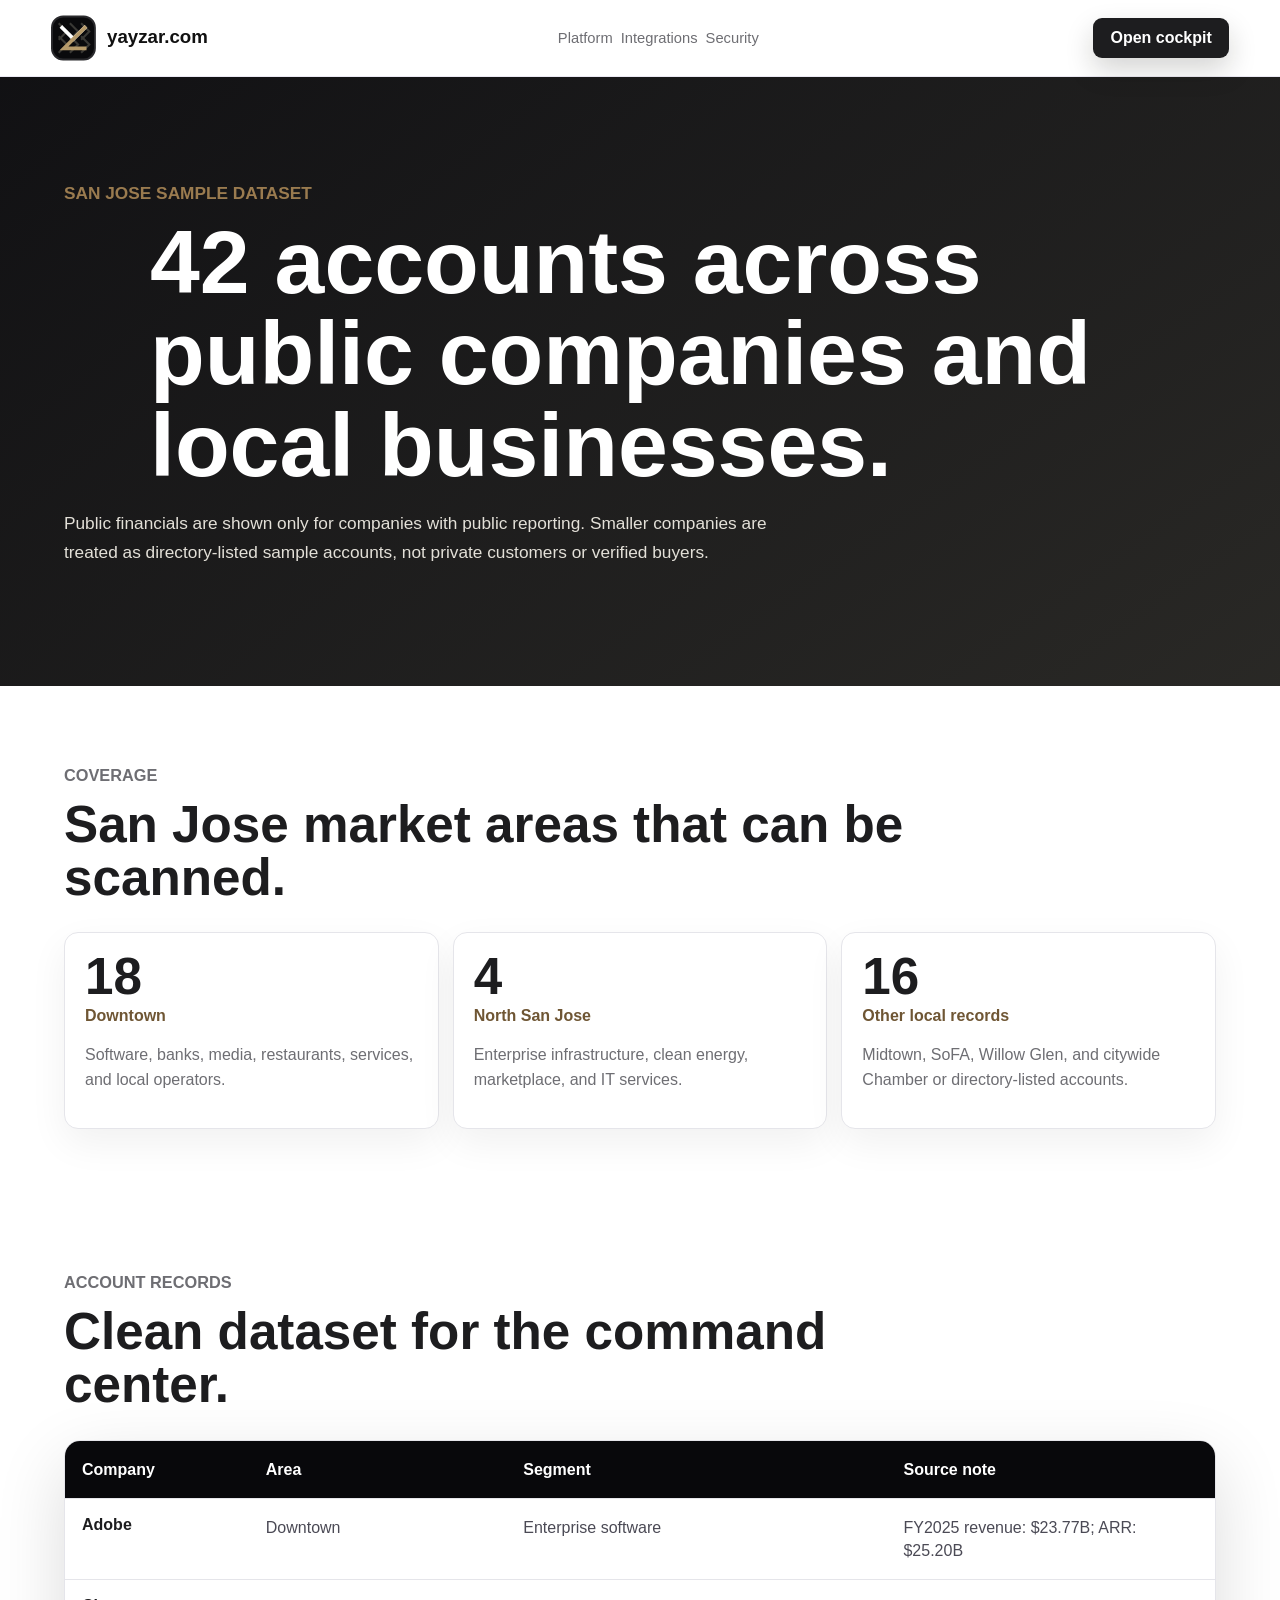
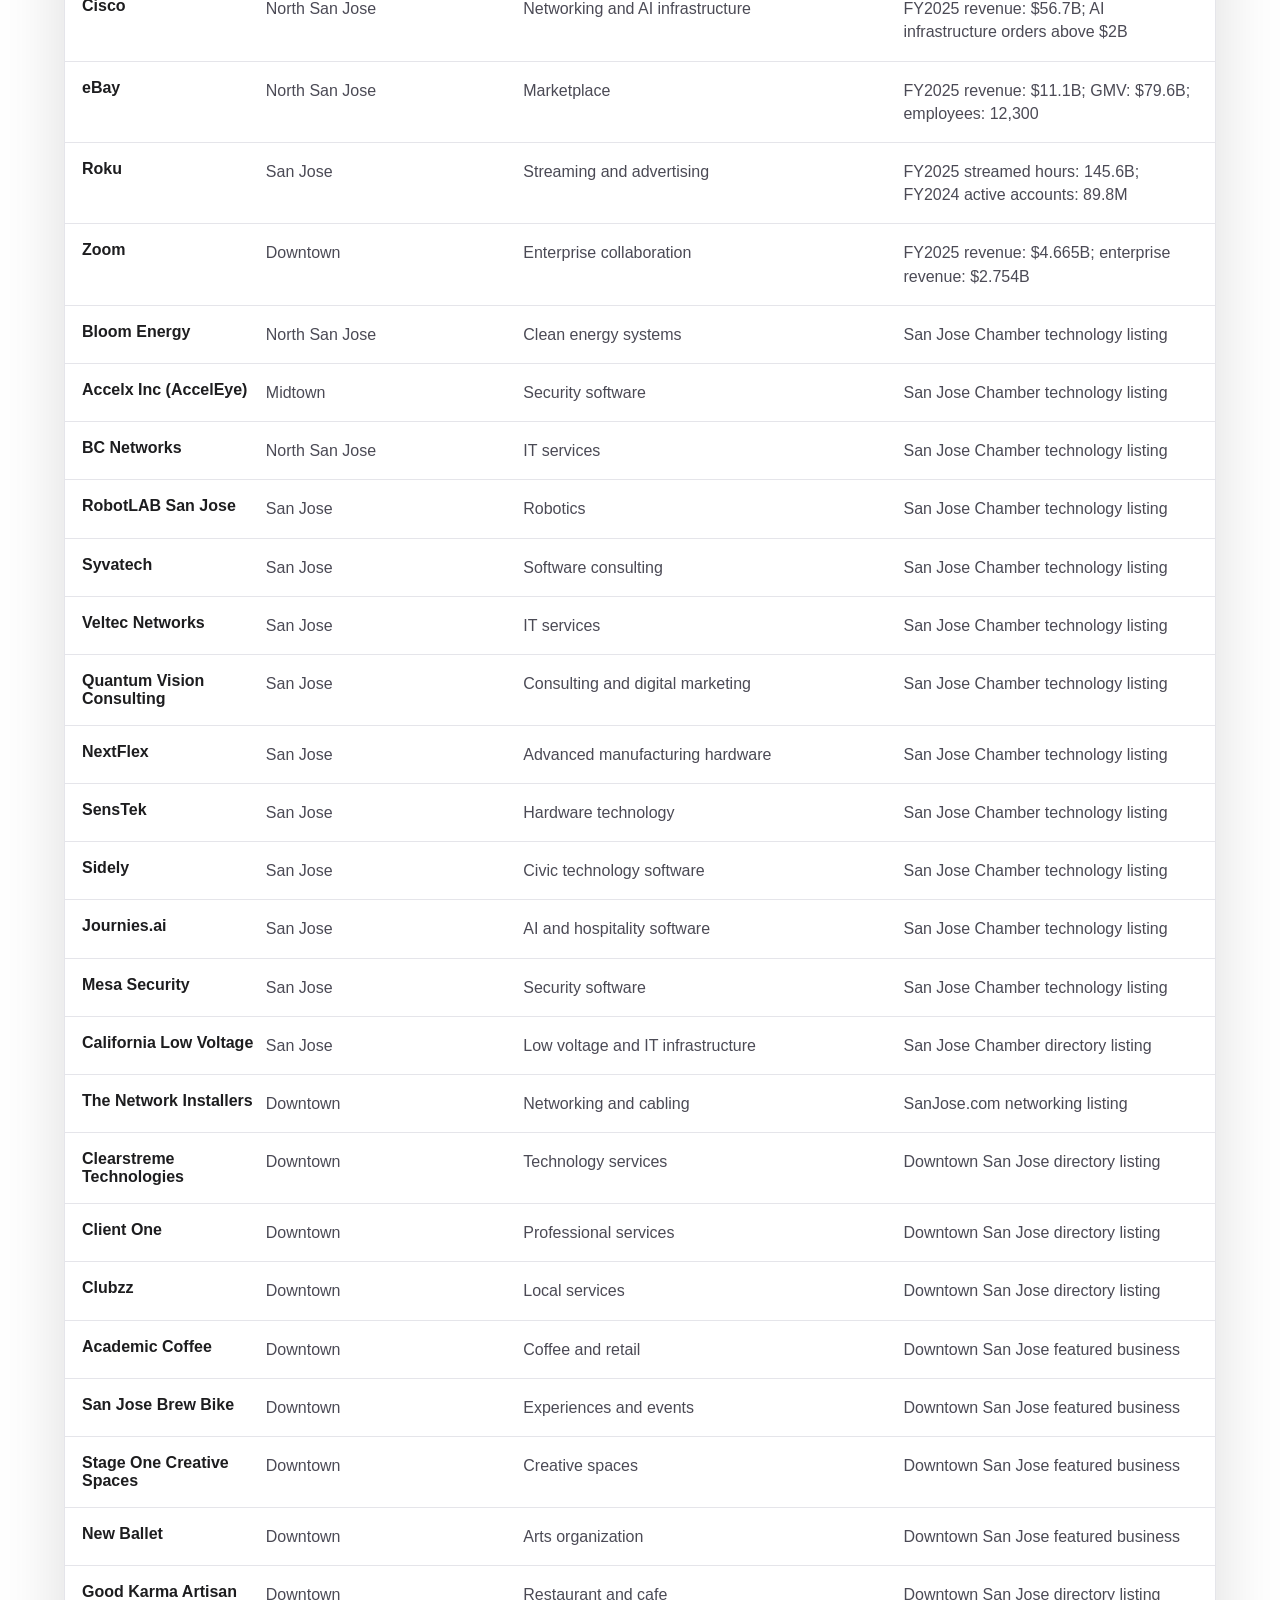
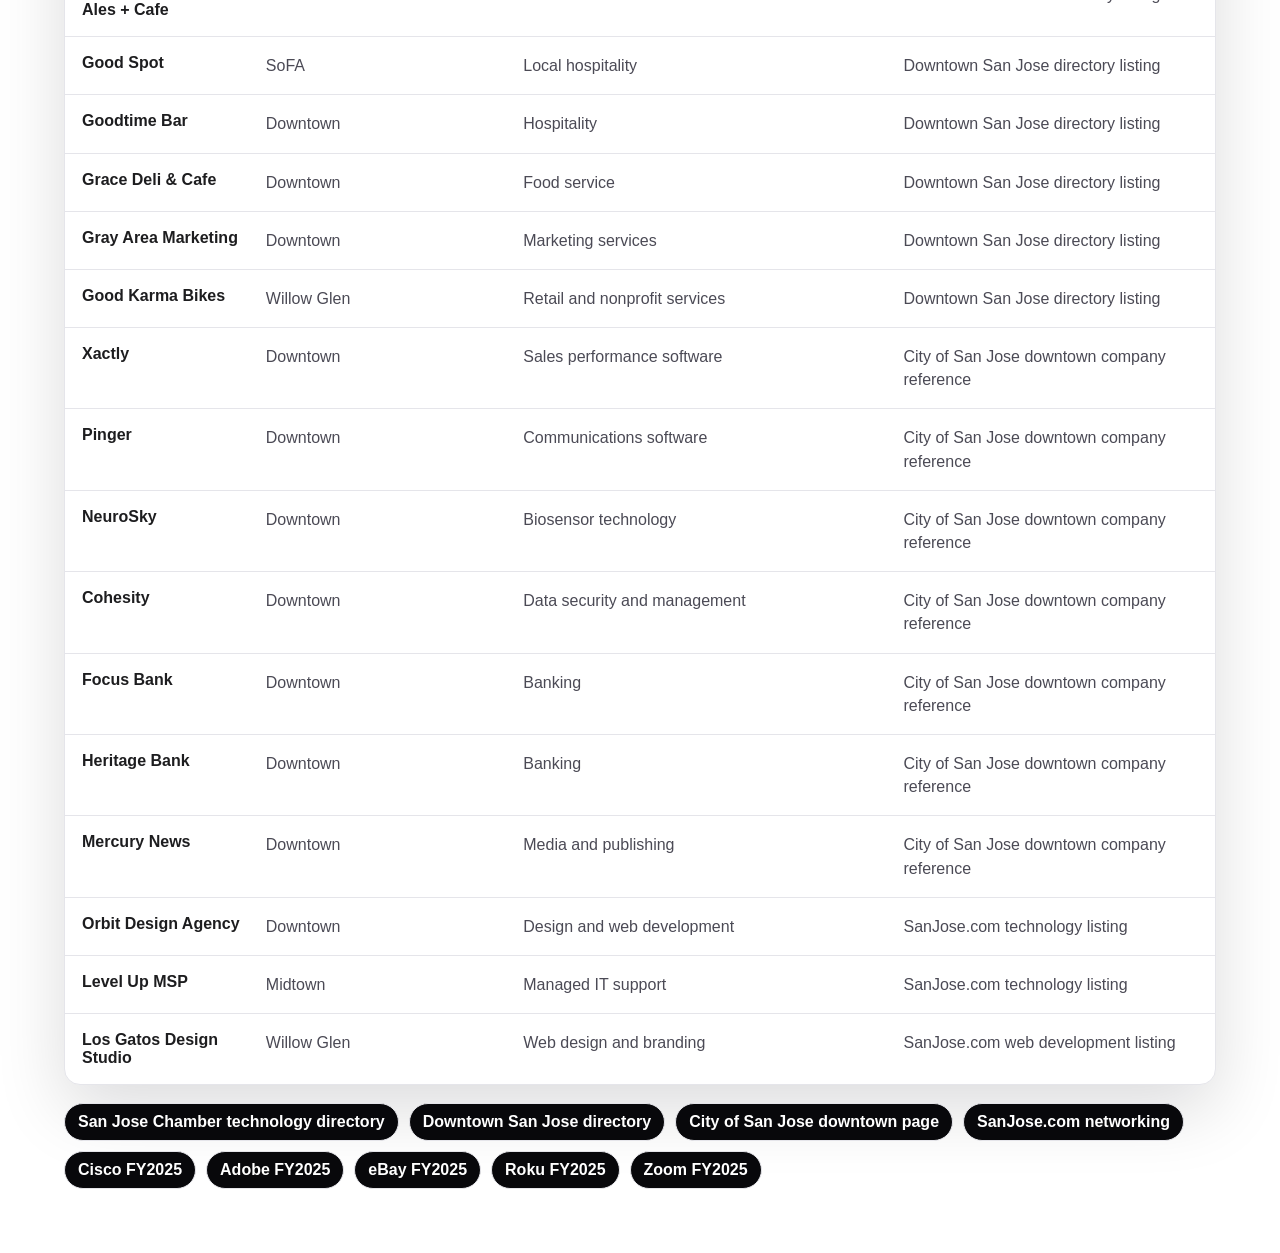
<file: san-jose-data.html>
<!doctype html>
<html lang="en">
  <head>
    <meta charset="UTF-8" />
    <meta name="viewport" content="width=device-width, initial-scale=1.0" />
    <title>San Jose Data | Yayzar</title>
    <link rel="stylesheet" href="./styles.css?v=20260507-founder-fix" />
  </head>
  <body>
    <header class="site-header">
      <a class="brand" href="./index.html"><img src="./assets/yayzar-logo.svg" alt="Yayzar" /></a>
      <nav class="site-nav">
        <a href="./platform.html">Platform</a>
        <a href="./integrations.html">Integrations</a>
        <a href="./security.html">Security</a>
      </nav>
      <div class="header-actions"><a class="primary-button" href="./index.html#cockpit">Open cockpit</a></div>
    </header>
    <main>
      <section class="subpage-hero compact">
        <p class="eyebrow">San Jose sample dataset</p>
        <h1>42 accounts across public companies and local businesses.</h1>
        <p>Public financials are shown only for companies with public reporting. Smaller companies are treated as directory-listed sample accounts, not private customers or verified buyers.</p>
      </section>

      <section class="page-section">
        <div class="section-heading">
          <p class="eyebrow">Coverage</p>
          <h2>San Jose market areas that can be scanned.</h2>
        </div>
        <div class="market-grid">
          <article><strong>18</strong><span>Downtown</span><p>Software, banks, media, restaurants, services, and local operators.</p></article>
          <article><strong>4</strong><span>North San Jose</span><p>Enterprise infrastructure, clean energy, marketplace, and IT services.</p></article>
          <article><strong>16</strong><span>Other local records</span><p>Midtown, SoFA, Willow Glen, and citywide Chamber or directory-listed accounts.</p></article>
        </div>
      </section>

      <section class="data-table-section">
        <div class="section-heading">
          <p class="eyebrow">Account records</p>
          <h2>Clean dataset for the command center.</h2>
        </div>
        <div class="data-table expanded-table">
          <div class="data-row header"><span>Company</span><span>Area</span><span>Segment</span><span>Source note</span></div>
          <div class="data-row"><strong>Adobe</strong><span>Downtown</span><span>Enterprise software</span><span>FY2025 revenue: $23.77B; ARR: $25.20B</span></div>
          <div class="data-row"><strong>Cisco</strong><span>North San Jose</span><span>Networking and AI infrastructure</span><span>FY2025 revenue: $56.7B; AI infrastructure orders above $2B</span></div>
          <div class="data-row"><strong>eBay</strong><span>North San Jose</span><span>Marketplace</span><span>FY2025 revenue: $11.1B; GMV: $79.6B; employees: 12,300</span></div>
          <div class="data-row"><strong>Roku</strong><span>San Jose</span><span>Streaming and advertising</span><span>FY2025 streamed hours: 145.6B; FY2024 active accounts: 89.8M</span></div>
          <div class="data-row"><strong>Zoom</strong><span>Downtown</span><span>Enterprise collaboration</span><span>FY2025 revenue: $4.665B; enterprise revenue: $2.754B</span></div>
          <div class="data-row"><strong>Bloom Energy</strong><span>North San Jose</span><span>Clean energy systems</span><span>San Jose Chamber technology listing</span></div>
          <div class="data-row"><strong>Accelx Inc (AccelEye)</strong><span>Midtown</span><span>Security software</span><span>San Jose Chamber technology listing</span></div>
          <div class="data-row"><strong>BC Networks</strong><span>North San Jose</span><span>IT services</span><span>San Jose Chamber technology listing</span></div>
          <div class="data-row"><strong>RobotLAB San Jose</strong><span>San Jose</span><span>Robotics</span><span>San Jose Chamber technology listing</span></div>
          <div class="data-row"><strong>Syvatech</strong><span>San Jose</span><span>Software consulting</span><span>San Jose Chamber technology listing</span></div>
          <div class="data-row"><strong>Veltec Networks</strong><span>San Jose</span><span>IT services</span><span>San Jose Chamber technology listing</span></div>
          <div class="data-row"><strong>Quantum Vision Consulting</strong><span>San Jose</span><span>Consulting and digital marketing</span><span>San Jose Chamber technology listing</span></div>
          <div class="data-row"><strong>NextFlex</strong><span>San Jose</span><span>Advanced manufacturing hardware</span><span>San Jose Chamber technology listing</span></div>
          <div class="data-row"><strong>SensTek</strong><span>San Jose</span><span>Hardware technology</span><span>San Jose Chamber technology listing</span></div>
          <div class="data-row"><strong>Sidely</strong><span>San Jose</span><span>Civic technology software</span><span>San Jose Chamber technology listing</span></div>
          <div class="data-row"><strong>Journies.ai</strong><span>San Jose</span><span>AI and hospitality software</span><span>San Jose Chamber technology listing</span></div>
          <div class="data-row"><strong>Mesa Security</strong><span>San Jose</span><span>Security software</span><span>San Jose Chamber technology listing</span></div>
          <div class="data-row"><strong>California Low Voltage</strong><span>San Jose</span><span>Low voltage and IT infrastructure</span><span>San Jose Chamber directory listing</span></div>
          <div class="data-row"><strong>The Network Installers</strong><span>Downtown</span><span>Networking and cabling</span><span>SanJose.com networking listing</span></div>
          <div class="data-row"><strong>Clearstreme Technologies</strong><span>Downtown</span><span>Technology services</span><span>Downtown San Jose directory listing</span></div>
          <div class="data-row"><strong>Client One</strong><span>Downtown</span><span>Professional services</span><span>Downtown San Jose directory listing</span></div>
          <div class="data-row"><strong>Clubzz</strong><span>Downtown</span><span>Local services</span><span>Downtown San Jose directory listing</span></div>
          <div class="data-row"><strong>Academic Coffee</strong><span>Downtown</span><span>Coffee and retail</span><span>Downtown San Jose featured business</span></div>
          <div class="data-row"><strong>San Jose Brew Bike</strong><span>Downtown</span><span>Experiences and events</span><span>Downtown San Jose featured business</span></div>
          <div class="data-row"><strong>Stage One Creative Spaces</strong><span>Downtown</span><span>Creative spaces</span><span>Downtown San Jose featured business</span></div>
          <div class="data-row"><strong>New Ballet</strong><span>Downtown</span><span>Arts organization</span><span>Downtown San Jose featured business</span></div>
          <div class="data-row"><strong>Good Karma Artisan Ales + Cafe</strong><span>Downtown</span><span>Restaurant and cafe</span><span>Downtown San Jose directory listing</span></div>
          <div class="data-row"><strong>Good Spot</strong><span>SoFA</span><span>Local hospitality</span><span>Downtown San Jose directory listing</span></div>
          <div class="data-row"><strong>Goodtime Bar</strong><span>Downtown</span><span>Hospitality</span><span>Downtown San Jose directory listing</span></div>
          <div class="data-row"><strong>Grace Deli & Cafe</strong><span>Downtown</span><span>Food service</span><span>Downtown San Jose directory listing</span></div>
          <div class="data-row"><strong>Gray Area Marketing</strong><span>Downtown</span><span>Marketing services</span><span>Downtown San Jose directory listing</span></div>
          <div class="data-row"><strong>Good Karma Bikes</strong><span>Willow Glen</span><span>Retail and nonprofit services</span><span>Downtown San Jose directory listing</span></div>
          <div class="data-row"><strong>Xactly</strong><span>Downtown</span><span>Sales performance software</span><span>City of San Jose downtown company reference</span></div>
          <div class="data-row"><strong>Pinger</strong><span>Downtown</span><span>Communications software</span><span>City of San Jose downtown company reference</span></div>
          <div class="data-row"><strong>NeuroSky</strong><span>Downtown</span><span>Biosensor technology</span><span>City of San Jose downtown company reference</span></div>
          <div class="data-row"><strong>Cohesity</strong><span>Downtown</span><span>Data security and management</span><span>City of San Jose downtown company reference</span></div>
          <div class="data-row"><strong>Focus Bank</strong><span>Downtown</span><span>Banking</span><span>City of San Jose downtown company reference</span></div>
          <div class="data-row"><strong>Heritage Bank</strong><span>Downtown</span><span>Banking</span><span>City of San Jose downtown company reference</span></div>
          <div class="data-row"><strong>Mercury News</strong><span>Downtown</span><span>Media and publishing</span><span>City of San Jose downtown company reference</span></div>
          <div class="data-row"><strong>Orbit Design Agency</strong><span>Downtown</span><span>Design and web development</span><span>SanJose.com technology listing</span></div>
          <div class="data-row"><strong>Level Up MSP</strong><span>Midtown</span><span>Managed IT support</span><span>SanJose.com technology listing</span></div>
          <div class="data-row"><strong>Los Gatos Design Studio</strong><span>Willow Glen</span><span>Web design and branding</span><span>SanJose.com web development listing</span></div>
        </div>
        <div class="source-links">
          <a href="https://web.sjchamber.com/directory/Search/technology-240470" target="_blank" rel="noreferrer">San Jose Chamber technology directory</a>
          <a href="https://sjdowntown.com/downtown/" target="_blank" rel="noreferrer">Downtown San Jose directory</a>
          <a href="https://www.sjeconomy.com/locate-here/business-districts/downtown" target="_blank" rel="noreferrer">City of San Jose downtown page</a>
          <a href="https://www.sanjose.com/business-directory/technology/networking" target="_blank" rel="noreferrer">SanJose.com networking</a>
          <a href="https://investor.cisco.com/news/news-details/2025/CISCO-REPORTS-FOURTH-QUARTER-AND-FISCAL-YEAR-2025-EARNINGS/default.aspx" target="_blank" rel="noreferrer">Cisco FY2025</a>
          <a href="https://www.nasdaq.com/press-release/adobe-reports-record-q4-and-fy2025-revenue-2025-12-10" target="_blank" rel="noreferrer">Adobe FY2025</a>
          <a href="https://www.nasdaq.com/press-release/ebay-inc-reports-fourth-quarter-and-full-year-2025-results-2026-02-18" target="_blank" rel="noreferrer">eBay FY2025</a>
          <a href="https://www.nasdaq.com/press-release/roku-releases-fourth-quarter-and-full-year-2025-financial-results-2026-02-12" target="_blank" rel="noreferrer">Roku FY2025</a>
          <a href="https://www.nasdaq.com/press-release/zoom-communications-reports-fourth-quarter-and-fiscal-year-2025-financial-results" target="_blank" rel="noreferrer">Zoom FY2025</a>
        </div>
      </section>
    </main>
  </body>
</html>
</file>
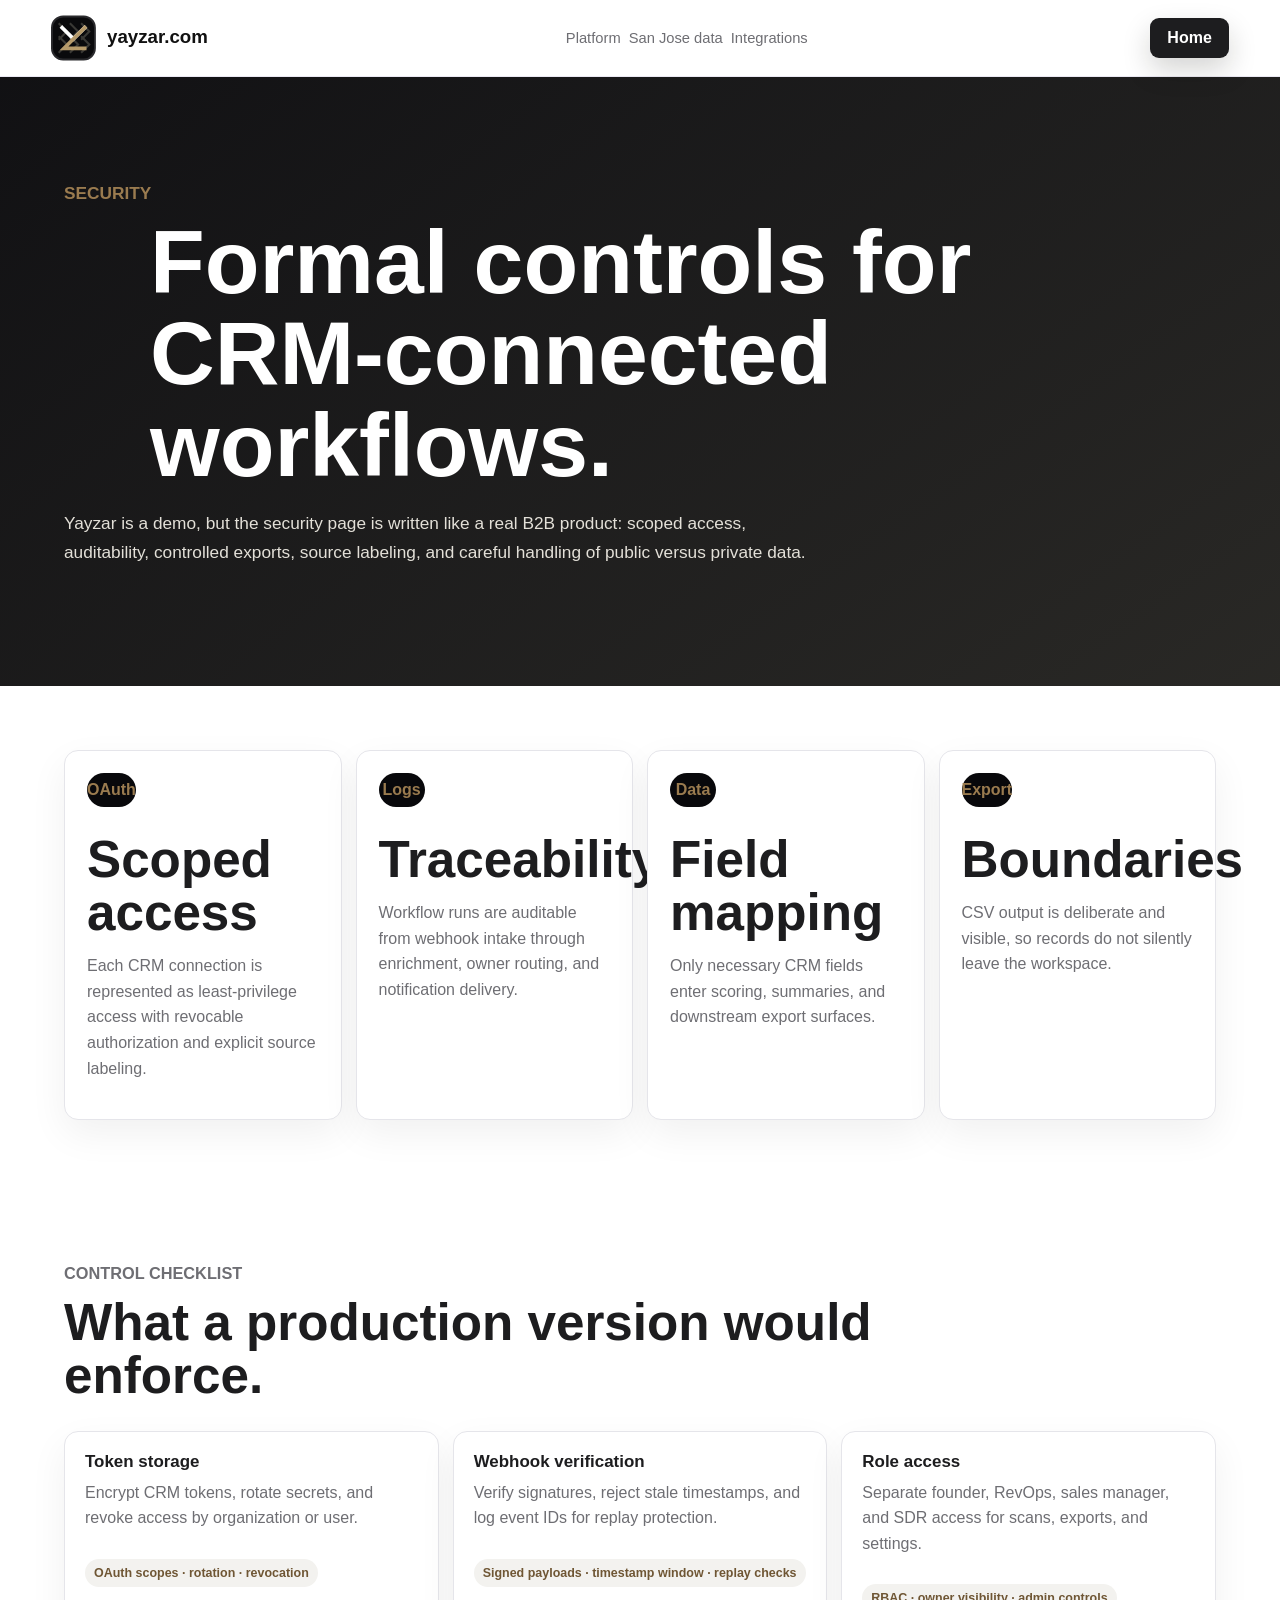
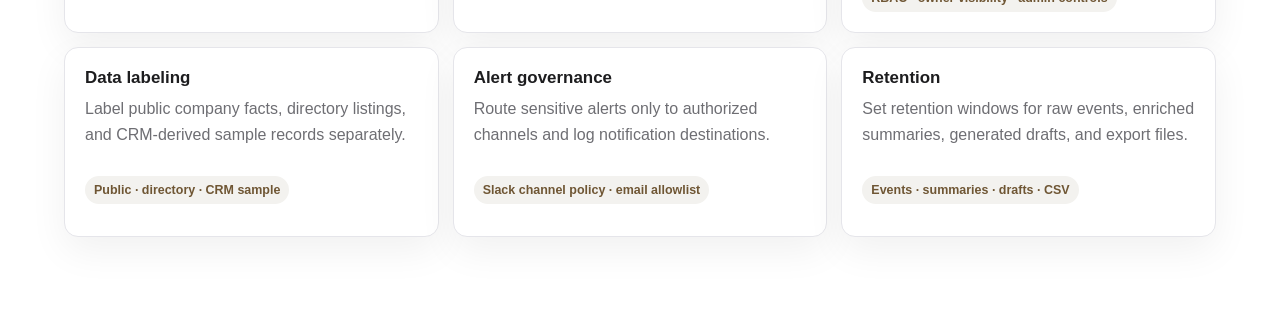
<file: security.html>
<!doctype html>
<html lang="en">
  <head>
    <meta charset="UTF-8" />
    <meta name="viewport" content="width=device-width, initial-scale=1.0" />
    <title>Security | Yayzar</title>
    <link rel="stylesheet" href="./styles.css?v=20260507-founder-fix" />
  </head>
  <body>
    <header class="site-header">
      <a class="brand" href="./index.html"><img src="./assets/yayzar-logo.svg" alt="Yayzar" /></a>
      <nav class="site-nav">
        <a href="./platform.html">Platform</a>
        <a href="./san-jose-data.html">San Jose data</a>
        <a href="./integrations.html">Integrations</a>
      </nav>
      <div class="header-actions"><a class="primary-button" href="./index.html">Home</a></div>
    </header>
    <main>
      <section class="subpage-hero compact">
        <p class="eyebrow">Security</p>
        <h1>Formal controls for CRM-connected workflows.</h1>
        <p>Yayzar is a demo, but the security page is written like a real B2B product: scoped access, auditability, controlled exports, source labeling, and careful handling of public versus private data.</p>
      </section>

      <section class="process-grid">
        <article><strong>OAuth</strong><h2>Scoped access</h2><p>Each CRM connection is represented as least-privilege access with revocable authorization and explicit source labeling.</p></article>
        <article><strong>Logs</strong><h2>Traceability</h2><p>Workflow runs are auditable from webhook intake through enrichment, owner routing, and notification delivery.</p></article>
        <article><strong>Data</strong><h2>Field mapping</h2><p>Only necessary CRM fields enter scoring, summaries, and downstream export surfaces.</p></article>
        <article><strong>Export</strong><h2>Boundaries</h2><p>CSV output is deliberate and visible, so records do not silently leave the workspace.</p></article>
      </section>

      <section class="page-section">
        <div class="section-heading">
          <p class="eyebrow">Control checklist</p>
          <h2>What a production version would enforce.</h2>
        </div>
        <div class="module-grid">
          <article><h3>Token storage</h3><p>Encrypt CRM tokens, rotate secrets, and revoke access by organization or user.</p><span>OAuth scopes · rotation · revocation</span></article>
          <article><h3>Webhook verification</h3><p>Verify signatures, reject stale timestamps, and log event IDs for replay protection.</p><span>Signed payloads · timestamp window · replay checks</span></article>
          <article><h3>Role access</h3><p>Separate founder, RevOps, sales manager, and SDR access for scans, exports, and settings.</p><span>RBAC · owner visibility · admin controls</span></article>
          <article><h3>Data labeling</h3><p>Label public company facts, directory listings, and CRM-derived sample records separately.</p><span>Public · directory · CRM sample</span></article>
          <article><h3>Alert governance</h3><p>Route sensitive alerts only to authorized channels and log notification destinations.</p><span>Slack channel policy · email allowlist</span></article>
          <article><h3>Retention</h3><p>Set retention windows for raw events, enriched summaries, generated drafts, and export files.</p><span>Events · summaries · drafts · CSV</span></article>
        </div>
      </section>
    </main>
  </body>
</html>
</file>
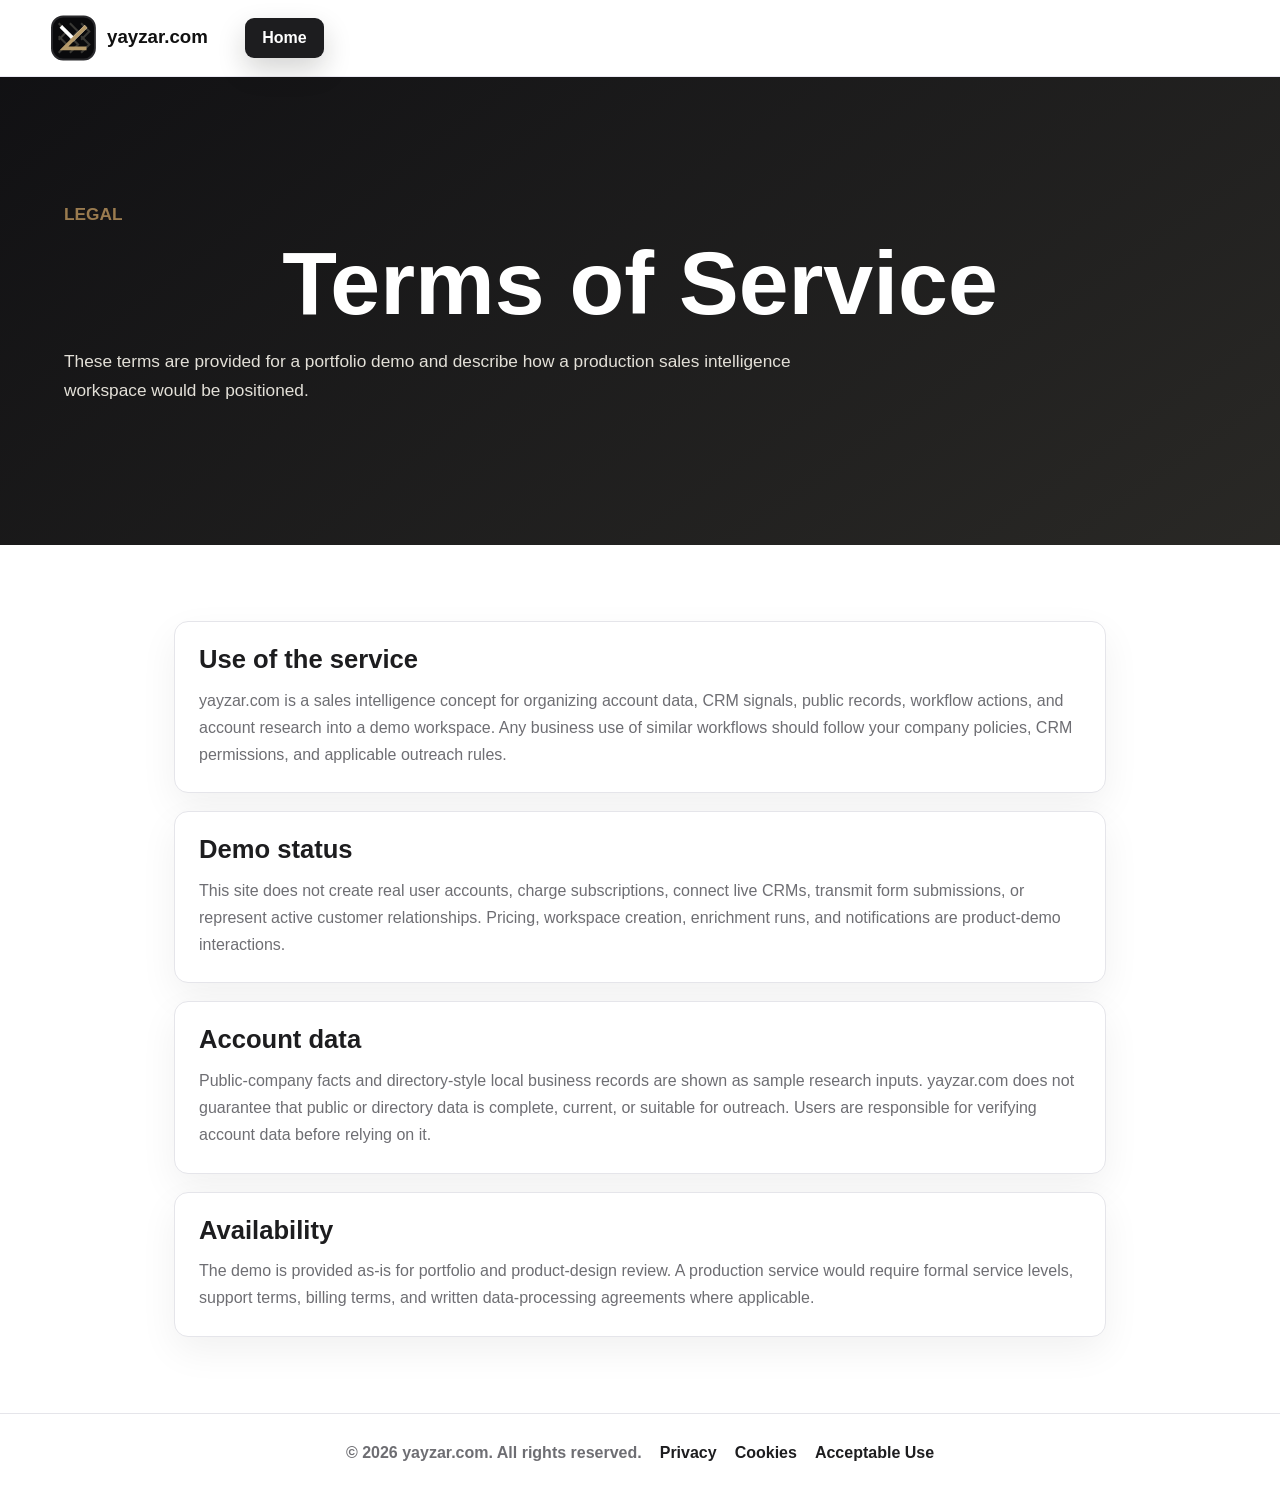
<file: terms.html>
<!doctype html>
<html lang="en">
  <head>
    <meta charset="UTF-8" />
    <meta name="viewport" content="width=device-width, initial-scale=1.0" />
    <title>Terms of Service | yayzar.com</title>
    <link rel="stylesheet" href="./styles.css?v=20260507-founder-fix" />
  </head>
  <body>
    <header class="site-header">
      <a class="brand" href="./index.html"><img src="./assets/yayzar-logo.svg" alt="yayzar.com" /></a>
      <div class="header-actions"><a class="primary-button" href="./index.html">Home</a></div>
    </header>
    <main>
      <section class="subpage-hero compact">
        <p class="eyebrow">Legal</p>
        <h1>Terms of Service</h1>
        <p>These terms are provided for a portfolio demo and describe how a production sales intelligence workspace would be positioned.</p>
      </section>
      <section class="page-section legal-page">
        <div class="legal-block">
          <h2>Use of the service</h2>
          <p>yayzar.com is a sales intelligence concept for organizing account data, CRM signals, public records, workflow actions, and account research into a demo workspace. Any business use of similar workflows should follow your company policies, CRM permissions, and applicable outreach rules.</p>
        </div>
        <div class="legal-block">
          <h2>Demo status</h2>
          <p>This site does not create real user accounts, charge subscriptions, connect live CRMs, transmit form submissions, or represent active customer relationships. Pricing, workspace creation, enrichment runs, and notifications are product-demo interactions.</p>
        </div>
        <div class="legal-block">
          <h2>Account data</h2>
          <p>Public-company facts and directory-style local business records are shown as sample research inputs. yayzar.com does not guarantee that public or directory data is complete, current, or suitable for outreach. Users are responsible for verifying account data before relying on it.</p>
        </div>
        <div class="legal-block">
          <h2>Availability</h2>
          <p>The demo is provided as-is for portfolio and product-design review. A production service would require formal service levels, support terms, billing terms, and written data-processing agreements where applicable.</p>
        </div>
      </section>
    </main>
    <footer class="legal-mini-footer">
      <span>© 2026 yayzar.com. All rights reserved.</span>
      <a href="./privacy.html">Privacy</a>
      <a href="./cookies.html">Cookies</a>
      <a href="./acceptable-use.html">Acceptable Use</a>
    </footer>
  </body>
</html>
</file>
<file: styles.css>
:root {
  color-scheme: light;
  --ink: #1d1d1f;
  --muted: #6e6e73;
  --soft: #f5f5f7;
  --paper: #ffffff;
  --panel: #ffffff;
  --line: #e5e5ea;
  --accent: #9a7b4f;
  --accent-dark: #6f5634;
  --quiet: #515154;
  --gold: #9a7b4f;
  --terra: #8f5b48;
  --blue: #556070;
  --green: #4d6d5a;
  --shadow: 0 24px 70px rgba(8, 8, 11, 0.14);
}

* {
  box-sizing: border-box;
}

html {
  scroll-behavior: smooth;
}

body {
  margin: 0;
  min-width: 320px;
  font-family: -apple-system, BlinkMacSystemFont, "SF Pro Text", "SF Pro Display", "Helvetica Neue", Arial, sans-serif;
  background: var(--paper);
  color: var(--ink);
  font-weight: 400;
}

button,
input,
select {
  font: inherit;
}

button,
a {
  -webkit-tap-highlight-color: transparent;
}

button {
  cursor: pointer;
}

a {
  color: inherit;
}

.site-header {
  position: sticky;
  top: 0;
  z-index: 20;
  min-height: 72px;
  display: grid;
  grid-template-columns: auto 1fr auto;
  align-items: center;
  gap: 22px;
  padding: 14px clamp(18px, 4vw, 54px);
  background: rgba(255, 255, 255, 0.88);
  border-bottom: 1px solid rgba(233, 231, 242, 0.9);
  backdrop-filter: blur(18px);
}

.brand,
.site-nav,
.header-actions,
.hero-actions,
.trust-row,
.cockpit-actions,
.panel-heading,
.control-strip,
.composer,
.metric-row,
.mini-tabs,
.integration-card > div {
  display: flex;
  align-items: center;
}

.brand {
  gap: 10px;
  text-decoration: none;
  font-weight: 700;
  font-size: 1.02rem;
}

.brand img {
  width: 172px;
  height: 48px;
  display: block;
}

.site-nav {
  justify-content: center;
  gap: 8px;
}

.site-nav a,
.text-button,
.nav-button {
  color: var(--muted);
  text-decoration: none;
  font-size: 0.92rem;
  font-weight: 500;
}

.mega-nav {
  position: relative;
}

.nav-item {
  position: relative;
}

.nav-trigger {
  min-height: 46px;
  padding: 0 14px;
  border: 1px solid transparent;
  border-radius: 10px;
  background: transparent;
  color: var(--ink);
  font-weight: 500;
}

.nav-trigger::after {
  content: "⌄";
  margin-left: 8px;
  color: var(--muted);
  font-size: 0.9rem;
}

.nav-item:hover .nav-trigger,
.nav-item:focus-within .nav-trigger {
  background: #f4f4f5;
  border-color: var(--line);
}

.mega-panel {
  position: absolute;
  top: calc(100% + 10px);
  left: 0;
  z-index: 50;
  display: grid;
  min-width: 620px;
  grid-template-columns: repeat(2, minmax(0, 1fr));
  gap: 26px;
  padding: 24px;
  border: 1px solid var(--line);
  border-radius: 16px;
  background: #ffffff;
  box-shadow: 0 28px 80px rgba(8, 8, 11, 0.16);
  opacity: 0;
  pointer-events: none;
  transform: translateY(-8px);
  transition:
    opacity 150ms ease,
    transform 150ms ease;
}

.nav-item:hover .mega-panel,
.nav-item:focus-within .mega-panel {
  opacity: 1;
  pointer-events: auto;
  transform: translateY(0);
}

.resources-panel,
.product-panel {
  min-width: 720px;
}

.tools-panel {
  min-width: 640px;
}

.slim-panel {
  min-width: 430px;
  grid-template-columns: 1fr;
}

.mega-column {
  display: grid;
  gap: 8px;
}

.mega-label {
  margin: 0 0 8px;
  color: var(--muted);
  font-size: 0.78rem;
  font-weight: 600;
  text-transform: uppercase;
}

.mega-panel a,
.mega-panel button {
  display: grid;
  gap: 4px;
  min-height: 74px;
  align-content: center;
  padding: 12px 12px 12px 16px;
  border: 1px solid transparent;
  border-radius: 12px;
  background: transparent;
  color: var(--ink);
  text-align: left;
  text-decoration: none;
}

.mega-panel a:hover,
.mega-panel button:hover {
  border-color: var(--line);
  background: #f8f8f8;
}

.mega-panel strong {
  font-size: 1rem;
  font-weight: 600;
}

.mega-panel span {
  color: var(--muted);
  font-size: 0.92rem;
  font-weight: 400;
  line-height: 1.35;
}

.site-nav a:hover,
.text-button:hover,
.nav-button:hover {
  color: var(--ink);
}

.header-actions,
.hero-actions,
.cockpit-actions {
  gap: 10px;
}

.text-button {
  border: 0;
  background: transparent;
}

.nav-button {
  min-height: 38px;
  padding: 0 14px;
  border: 1px solid var(--line);
  border-radius: 10px;
  background: #ffffff;
  cursor: pointer;
  appearance: none;
  box-shadow: none;
}

.nav-button:hover {
  border-color: #cfc8ba;
  background: #f7f7f9;
}

.primary-button,
.secondary-button,
.icon-button,
.segment button,
.mini-tabs button,
.open-button {
  min-height: 40px;
  border-radius: 9px;
  border: 1px solid transparent;
  font-weight: 600;
  transition:
    transform 160ms ease,
    box-shadow 160ms ease,
    background 160ms ease,
    border-color 160ms ease;
}

.primary-button,
.secondary-button {
  display: inline-flex;
  align-items: center;
  justify-content: center;
  text-decoration: none;
  padding: 0 16px;
}

.primary-button {
  background: var(--ink);
  color: #ffffff;
  box-shadow: 0 12px 28px rgba(23, 22, 18, 0.18);
}

.primary-button:hover,
.secondary-button:hover,
.icon-button:hover,
.open-button:hover,
.segment button:hover,
.mini-tabs button:hover {
  transform: translateY(-1px);
}

.secondary-button {
  background: #ffffff;
  color: var(--ink);
  border-color: var(--line);
}

.large {
  min-height: 48px;
  padding-inline: 20px;
}

.small {
  min-height: 34px;
  padding-inline: 12px;
  font-size: 0.86rem;
}

.icon-button {
  width: 42px;
  background: #ffffff;
  color: var(--ink);
  border-color: var(--line);
  font-size: 1.05rem;
}

main {
  overflow: hidden;
}

.hero {
  min-height: min(720px, calc(100vh - 72px));
  display: grid;
  grid-template-columns: 1fr;
  gap: clamp(28px, 5vw, 54px);
  align-items: center;
  padding: clamp(58px, 7vw, 96px) clamp(18px, 5vw, 70px) 64px;
  background: #ffffff;
}

.hero-copy {
  max-width: 980px;
  margin: 0 auto;
  text-align: center;
}

.hero-visual-wrap {
  width: min(1120px, 100%);
  margin: 0 auto;
  padding: 0 clamp(10px, 2vw, 18px);
}

.eyebrow {
  margin: 0 0 9px;
  color: var(--quiet);
  text-transform: uppercase;
  font-size: 0.72rem;
  letter-spacing: 0;
  font-weight: 600;
}

h1,
h2,
h3,
p {
  margin-top: 0;
}

h1 {
  max-width: 820px;
  margin: 0 auto 18px;
  font-size: clamp(3rem, 5.8vw, 6rem);
  font-weight: 650;
  line-height: 1.02;
  letter-spacing: 0;
}

h2 {
  margin-bottom: 14px;
  font-size: clamp(2rem, 4vw, 4.1rem);
  font-weight: 650;
  line-height: 1.04;
  letter-spacing: 0;
}

h3 {
  margin-bottom: 8px;
  font-size: 1.06rem;
  font-weight: 600;
}

.hero-copy > p {
  max-width: 670px;
  margin-left: auto;
  margin-right: auto;
  color: #33323a;
  font-size: clamp(1rem, 1.25vw, 1.12rem);
  line-height: 1.65;
  font-weight: 400;
}

.hero-actions {
  justify-content: center;
  flex-wrap: wrap;
  margin-top: 26px;
}

.trust-row {
  justify-content: center;
  flex-wrap: wrap;
  gap: 8px;
  margin-top: 24px;
}

.trust-row span {
  border: 1px solid var(--line);
  border-radius: 999px;
  background: rgba(255, 255, 255, 0.78);
  padding: 8px 11px;
  color: var(--muted);
  font-size: 0.82rem;
  font-weight: 500;
}

.hero-product,
.hero-command {
  position: relative;
  width: min(1120px, 100%);
  min-height: clamp(330px, 38vw, 520px);
  margin: 0 auto;
  border: 1px solid rgba(233, 231, 242, 0.95);
  border-radius: 18px;
  overflow: hidden;
  background: #171612;
  box-shadow: var(--shadow);
}

.hero-command {
  display: grid;
  grid-template-columns: minmax(190px, 0.28fr) minmax(0, 1fr);
  padding: 14px;
  background:
    radial-gradient(circle at 80% 20%, rgba(182, 154, 106, 0.18), transparent 30%),
    linear-gradient(135deg, #111111, #242321);
  color: #ffffff;
}

.fixed-hero-command {
  min-height: 470px;
  isolation: isolate;
}

.command-sidebar {
  display: grid;
  align-content: start;
  gap: 12px;
  padding: 20px;
  border-radius: 14px;
  background: rgba(255, 255, 255, 0.06);
}

.status-dot {
  width: 10px;
  height: 10px;
  border-radius: 50%;
  background: #73d48f;
  box-shadow: 0 0 0 6px rgba(115, 212, 143, 0.13);
}

.command-sidebar small,
.command-topline span,
.command-grid span,
.command-grid small,
.command-list small {
  color: #cfcfcf;
}

.command-sidebar button {
  min-height: 42px;
  border: 1px solid rgba(255, 255, 255, 0.16);
  border-radius: 10px;
  background: rgba(255, 255, 255, 0.06);
  color: #ffffff;
  text-align: left;
  padding: 0 12px;
}

.command-main {
  display: grid;
  gap: 16px;
  padding: clamp(18px, 4vw, 34px);
}

.command-topline {
  display: grid;
  gap: 6px;
}

.command-topline strong {
  font-size: clamp(1.7rem, 4vw, 3.8rem);
  font-weight: 650;
}

.command-grid {
  display: grid;
  grid-template-columns: repeat(3, minmax(0, 1fr));
  gap: 12px;
}

.command-grid article {
  display: grid;
  gap: 6px;
  min-height: 130px;
  padding: 16px;
  border: 1px solid rgba(255, 255, 255, 0.13);
  border-radius: 14px;
  background: rgba(255, 255, 255, 0.08);
}

.command-grid strong {
  font-size: clamp(1.8rem, 3vw, 3rem);
  font-weight: 650;
}

.command-list {
  display: grid;
  gap: 10px;
}

.command-list div {
  display: grid;
  grid-template-columns: 12px 1fr;
  gap: 10px;
  align-items: start;
  padding: 13px;
  border-radius: 12px;
  background: rgba(255, 255, 255, 0.07);
}

.command-list span {
  width: 9px;
  height: 9px;
  margin-top: 6px;
  border-radius: 50%;
  background: #b69a6a;
}

.command-list strong,
.command-list small {
  grid-column: 2;
}

.hero-product img {
  width: 100%;
  height: 100%;
  min-height: inherit;
  object-fit: cover;
  display: block;
  opacity: 0.9;
}

.hero-product::after {
  content: "";
  position: absolute;
  inset: 0;
  background: linear-gradient(180deg, rgba(23, 22, 18, 0.05), rgba(23, 22, 18, 0.5));
  pointer-events: none;
}

.hero-card {
  position: absolute;
  z-index: 2;
  display: grid;
  gap: 4px;
  width: min(270px, calc(100% - 34px));
  padding: 15px;
  border: 1px solid rgba(255, 255, 255, 0.18);
  border-radius: 12px;
  background: rgba(23, 22, 18, 0.78);
  color: #ffffff;
  backdrop-filter: blur(12px);
}

.hero-card small,
.hero-card span {
  color: #d8d6e5;
  font-weight: 600;
  font-size: 0.78rem;
}

.priority-card {
  left: 18px;
  bottom: 18px;
}

.sync-card {
  right: 18px;
  top: 18px;
}

.sync-card strong {
  font-size: 1.9rem;
}

.logos {
  display: grid;
  grid-template-columns: repeat(5, minmax(0, 1fr));
  border-top: 1px solid var(--line);
  border-bottom: 1px solid var(--line);
  background: #08080b;
}

.logos span {
  min-height: 78px;
  display: grid;
  place-items: center;
  border-right: 1px solid rgba(255, 255, 255, 0.12);
  color: #ffffff;
  font-weight: 650;
}

.logos span:last-child {
  border-right: 0;
}

.section,
.cockpit,
.proof,
.final-cta {
  padding: clamp(56px, 8vw, 106px) clamp(18px, 5vw, 70px);
}

.section-heading {
  max-width: 850px;
  margin-bottom: 28px;
}

.section-heading p {
  color: var(--muted);
  line-height: 1.65;
  font-size: 1.02rem;
}

.feature-grid,
.integration-grid,
.proof-grid {
  display: grid;
  gap: 14px;
}

.feature-grid {
  grid-template-columns: repeat(4, minmax(0, 1fr));
}

.feature-grid article,
.integration-card,
.proof-grid article,
.panel {
  border: 1px solid var(--line);
  border-radius: 14px;
  background: var(--panel);
  box-shadow: 0 14px 38px rgba(43, 38, 28, 0.06);
}

.feature-grid article {
  padding: 22px;
}

.feature-grid p,
.integration-card p {
  color: var(--muted);
  line-height: 1.55;
}

.feature-icon {
  display: inline-grid;
  place-items: center;
  width: 38px;
  height: 30px;
  margin-bottom: 24px;
  border-radius: 999px;
  background: #eaf2ee;
  color: var(--accent-dark);
  font-weight: 650;
  font-size: 0.78rem;
}

.cockpit {
  background: #171612;
  color: #ffffff;
}

.cockpit-kpis,
.playbook-strip {
  display: grid;
  gap: 12px;
  margin-bottom: 18px;
}

.cockpit-kpis {
  grid-template-columns: repeat(4, minmax(0, 1fr));
}

.cockpit-kpis article,
.playbook-strip {
  border: 1px solid rgba(255, 255, 255, 0.13);
  border-radius: 14px;
  background: rgba(255, 255, 255, 0.07);
}

.cockpit-kpis article {
  min-height: 116px;
  padding: 15px;
  display: grid;
  gap: 6px;
}

.cockpit-kpis span {
  color: #cfc5b7;
  font-size: 0.82rem;
}

.cockpit-kpis strong {
  color: #ffffff;
  font-size: clamp(1.35rem, 2vw, 2rem);
  font-weight: 650;
}

.cockpit-kpis small {
  color: #b9b4ae;
}

.playbook-strip {
  grid-template-columns: minmax(0, 1fr) auto;
  align-items: center;
  padding: 15px;
}

.playbook-strip article {
  display: grid;
  gap: 4px;
}

.playbook-strip span {
  color: var(--accent);
  font-size: 0.76rem;
  text-transform: uppercase;
  font-weight: 600;
}

.playbook-strip strong {
  color: #ffffff;
  font-size: 1.1rem;
}

.playbook-strip p {
  margin: 0;
  color: #d9d7d1;
}

.playbook-actions {
  display: flex;
  gap: 8px;
  flex-wrap: wrap;
}

.cockpit-header {
  display: flex;
  justify-content: space-between;
  align-items: end;
  gap: 18px;
  margin-bottom: 18px;
}

.cockpit .eyebrow {
  color: var(--accent);
}

.cockpit .secondary-button,
.cockpit .icon-button {
  background: rgba(255, 255, 255, 0.08);
  color: #ffffff;
  border-color: rgba(255, 255, 255, 0.18);
  box-shadow: none;
}

.control-strip {
  gap: 12px;
  flex-wrap: wrap;
  margin-bottom: 18px;
}

.scan-console {
  display: grid;
  grid-template-columns: minmax(260px, 0.9fr) minmax(320px, 1.4fr) minmax(170px, 0.45fr);
  gap: 14px;
  align-items: center;
  margin-bottom: 16px;
  padding: 16px;
  border: 1px solid rgba(255, 255, 255, 0.14);
  border-radius: 14px;
  background: rgba(255, 255, 255, 0.06);
}

.scan-console h3,
.scan-console p {
  margin-bottom: 0;
}

.scan-console p:not(.eyebrow) {
  color: #d9d7d1;
  line-height: 1.5;
}

.area-grid {
  display: flex;
  flex-wrap: wrap;
  gap: 8px;
}

.area-grid button,
.area-grid a {
  min-height: 36px;
  display: inline-flex;
  align-items: center;
  padding: 0 12px;
  border: 1px solid rgba(255, 255, 255, 0.18);
  border-radius: 999px;
  background: rgba(255, 255, 255, 0.08);
  color: #ffffff;
  font-weight: 500;
  text-decoration: none;
}

.area-grid button.selected {
  background: #ffffff;
  color: var(--ink);
}

.scan-summary {
  display: grid;
  gap: 5px;
  justify-items: start;
  color: #ffffff;
}

.scan-summary strong {
  font-size: 2.2rem;
  line-height: 1;
}

.scan-summary span {
  color: #d9d7d1;
  font-size: 0.82rem;
  font-weight: 600;
}

.search-box,
.threshold,
.segment,
.mini-tabs {
  border: 1px solid rgba(255, 255, 255, 0.14);
  border-radius: 12px;
  background: rgba(255, 255, 255, 0.08);
}

.search-box {
  flex: 1 1 320px;
  display: flex;
  align-items: center;
  gap: 10px;
  min-height: 48px;
  padding: 0 14px;
}

.search-box span,
.threshold {
  color: #cfc5b7;
  font-weight: 500;
  font-size: 0.88rem;
}

.search-box input {
  width: 100%;
  border: 0;
  outline: 0;
  background: transparent;
  color: #ffffff;
}

.search-box input::placeholder {
  color: #9e9588;
}

.threshold {
  min-height: 48px;
  display: flex;
  align-items: center;
  gap: 8px;
  padding: 0 14px;
}

.threshold input {
  accent-color: var(--accent);
}

.segment,
.mini-tabs {
  display: flex;
  gap: 4px;
  padding: 4px;
}

.segment button,
.mini-tabs button {
  background: transparent;
  color: #cfc5b7;
  padding: 0 13px;
}

.segment button.selected,
.mini-tabs button.selected {
  background: #ffffff;
  color: var(--ink);
}

.dashboard-grid {
  display: grid;
  grid-template-columns: minmax(0, 1.4fr) minmax(340px, 0.86fr);
  gap: 16px;
  align-items: start;
}

.ideas-panel {
  grid-column: 2;
}

.idea-list {
  display: grid;
  gap: 8px;
}

.idea-list button {
  min-height: 42px;
  border: 1px solid var(--line);
  border-radius: 10px;
  background: #ffffff;
  color: var(--ink);
  text-align: left;
  padding: 0 12px;
  font-weight: 500;
}

.idea-list button:hover {
  border-color: #cfc8ba;
  background: #f7f7f9;
}

.panel {
  min-width: 0;
  padding: 18px;
  color: var(--ink);
}

.panel-heading {
  justify-content: space-between;
  gap: 12px;
  margin-bottom: 16px;
}

.table {
  display: grid;
  gap: 8px;
}

.row {
  display: grid;
  grid-template-columns: minmax(170px, 1.35fr) 98px 112px 86px 82px;
  gap: 10px;
  align-items: center;
  min-height: 66px;
  padding: 10px;
  border: 1px solid #eee8dc;
  border-radius: 11px;
  background: #ffffff;
}

.row.header {
  min-height: 34px;
  border: 0;
  background: transparent;
  color: var(--muted);
  font-size: 0.76rem;
  font-weight: 650;
}

.account strong,
.account span,
.source span,
.timeline strong,
.timeline small,
.event strong,
.event time {
  display: block;
}

.account span,
.source span,
.fit small,
.timeline small,
.event time {
  color: var(--muted);
  font-size: 0.78rem;
}

.tag {
  width: fit-content;
  padding: 5px 9px;
  border-radius: 999px;
  font-size: 0.73rem;
  font-weight: 650;
}

.tag.hot {
  background: #f7dfca;
  color: #8a3c00;
}

.tag.warm {
  background: #e0efe8;
  color: #075f37;
}

.tag.risk {
  background: #f3ded8;
  color: #7c2c74;
}

.score {
  height: 7px;
  overflow: hidden;
  margin-top: 5px;
  border-radius: 999px;
  background: #eceaf4;
}

.score span {
  display: block;
  height: 100%;
  background: var(--accent);
}

.open-button {
  background: #ffffff;
  border-color: var(--line);
  color: var(--ink);
}

.confidence,
.run-state {
  white-space: nowrap;
  border-radius: 999px;
  padding: 7px 10px;
  background: #eaf2ee;
  color: var(--accent-dark);
  font-weight: 650;
  font-size: 0.82rem;
}

.summary {
  color: #423e36;
  line-height: 1.65;
}

.signal-list {
  display: grid;
  gap: 8px;
  margin: 14px 0;
}

.signal {
  display: grid;
  grid-template-columns: 10px 1fr;
  gap: 10px;
  padding: 10px;
  border: 1px solid #eee8dc;
  border-radius: 11px;
  background: #fdfbf6;
}

.signal::before {
  content: "";
  width: 8px;
  height: 8px;
  margin-top: 7px;
  border-radius: 50%;
  background: var(--gold);
}

.composer {
  gap: 10px;
  align-items: end;
  margin-top: 14px;
}

.composer label {
  flex: 1;
  color: var(--muted);
  font-weight: 600;
}

select {
  width: 100%;
  min-height: 40px;
  margin-top: 6px;
  border: 1px solid var(--line);
  border-radius: 9px;
  background: #ffffff;
  padding: 0 10px;
  color: var(--ink);
}

.draft {
  min-height: 94px;
  margin-top: 12px;
  padding: 13px;
  white-space: pre-line;
  border-radius: 12px;
  background: #171612;
  color: #ffffff;
  line-height: 1.55;
  font-size: 0.92rem;
}

.timeline {
  list-style: none;
  padding: 0;
  margin: 0;
  display: grid;
  gap: 10px;
}

.timeline li {
  display: grid;
  grid-template-columns: 28px 1fr;
  gap: 10px;
  align-items: start;
}

.timeline span {
  width: 28px;
  height: 28px;
  display: grid;
  place-items: center;
  border-radius: 50%;
  background: #eceaf4;
  color: var(--muted);
  font-size: 0.78rem;
  font-weight: 650;
}

.timeline li.done span {
  background: var(--green);
  color: white;
}

canvas {
  width: 100%;
  max-width: 100%;
  aspect-ratio: 720 / 310;
  border: 1px solid #eee8dc;
  border-radius: 12px;
  background: #ffffff;
}

.metric-row {
  display: grid;
  grid-template-columns: repeat(3, minmax(0, 1fr));
  gap: 10px;
  margin-top: 12px;
}

.metric-row div {
  padding: 12px;
  border-radius: 12px;
  background: #171612;
}

.metric-row strong {
  display: block;
  color: #ffffff;
  font-size: 1.45rem;
}

.metric-row span {
  color: #d7cec0;
  font-size: 0.8rem;
}

.events {
  display: grid;
  gap: 10px;
}

.event {
  padding: 11px 11px 11px 13px;
  border-left: 3px solid var(--accent);
  border-radius: 0 11px 11px 0;
  background: #ffffff;
}

.toggle {
  position: relative;
  width: 48px;
  height: 28px;
  display: inline-block;
}

.toggle input {
  opacity: 0;
  width: 0;
  height: 0;
}

.toggle span {
  position: absolute;
  inset: 0;
  border-radius: 999px;
  border: 1px solid rgba(255, 255, 255, 0.14);
  background: #ececf1;
}

.toggle span::after {
  content: "";
  position: absolute;
  width: 22px;
  height: 22px;
  left: 3px;
  top: 3px;
  border-radius: 50%;
  background: white;
  transition: transform 160ms ease;
}

.toggle input:checked + span {
  background: #111111;
  border-color: #b69a6a;
}

.toggle input:checked + span::after {
  transform: translateX(20px);
}

.integrations {
  background:
    linear-gradient(180deg, #ffffff, #f7f7f9),
    linear-gradient(90deg, rgba(154, 123, 79, 0.08), transparent 40%);
}

.integration-grid {
  grid-template-columns: repeat(4, minmax(0, 1fr));
}

.integration-card {
  padding: 18px;
  display: grid;
  gap: 12px;
}

.integration-card > div {
  gap: 10px;
}

.integration-card span {
  width: 34px;
  height: 34px;
  display: grid;
  place-items: center;
  border-radius: 9px;
  color: white;
  font-weight: 650;
}

.integration-card a {
  width: fit-content;
  color: var(--accent-dark);
  font-weight: 600;
  text-decoration: none;
}

.integration-card a:hover {
  text-decoration: underline;
}

.hubspot {
  background: var(--gold);
}

.salesforce {
  background: var(--blue);
}

.slack {
  background: #12c46f;
}

.mail {
  background: var(--terra);
}

.connect-button.connected {
  background: var(--accent-dark);
}

.proof {
  display: grid;
  grid-template-columns: minmax(260px, 0.72fr) 1fr;
  gap: clamp(24px, 4vw, 56px);
  align-items: start;
  background: #ffffff;
}

.market-section {
  background: #f7f7f9;
}

.venture-proof {
  background: #f5f5f7;
}

.venture-grid {
  display: grid;
  grid-template-columns: repeat(4, minmax(0, 1fr));
  gap: 14px;
}

.venture-grid article {
  min-height: 230px;
  padding: 22px;
  border: 1px solid var(--line);
  border-radius: 16px;
  background: #ffffff;
  box-shadow: 0 14px 38px rgba(8, 8, 11, 0.06);
}

.fixed-venture-grid article {
  display: flex;
  flex-direction: column;
}

.fixed-venture-grid article p {
  margin-bottom: 0;
}

.venture-grid strong {
  display: block;
  margin-bottom: 14px;
  font-size: clamp(2.5rem, 4vw, 4.8rem);
  font-weight: 650;
  line-height: 1;
}

.venture-grid span {
  display: block;
  color: var(--ink);
  font-weight: 600;
}

.venture-grid p {
  margin-top: 18px;
  color: var(--muted);
  line-height: 1.55;
}

.location-finder {
  background:
    linear-gradient(180deg, #ffffff 0%, #faf9f6 100%),
    linear-gradient(90deg, rgba(154, 123, 79, 0.07), transparent 42%);
}

.locator-shell {
  display: grid;
  grid-template-columns: minmax(280px, 0.72fr) minmax(0, 1fr);
  gap: 18px;
  align-items: stretch;
}

.locator-controls,
.locator-results {
  border: 1px solid var(--line);
  border-radius: 16px;
  background: #ffffff;
  box-shadow: 0 14px 38px rgba(8, 8, 11, 0.07);
}

.locator-controls {
  display: grid;
  align-content: start;
  gap: 18px;
  padding: 22px;
}

.locator-controls > div {
  display: grid;
  gap: 14px;
}

.locator-controls label,
.control-group > span,
.zip-form label {
  display: grid;
  gap: 7px;
  color: var(--muted);
  font-size: 0.82rem;
  font-weight: 600;
  text-transform: uppercase;
}

.control-group {
  display: grid;
  gap: 8px;
}

.choice-grid {
  display: grid;
  grid-template-columns: repeat(2, minmax(0, 1fr));
  gap: 8px;
}

.choice-grid button {
  min-height: 42px;
  border: 1px solid var(--line);
  border-radius: 12px;
  background: #ffffff;
  color: #424245;
  font-weight: 500;
  transition:
    background 160ms ease,
    color 160ms ease,
    border-color 160ms ease,
    transform 160ms ease;
}

.choice-grid button:hover {
  transform: translateY(-1px);
  border-color: #cfc8ba;
}

.choice-grid button.selected {
  background: #111111;
  color: #ffffff;
  border-color: #111111;
}

.radius-grid {
  grid-template-columns: repeat(4, minmax(0, 1fr));
}

.zip-form {
  display: grid;
  gap: 8px;
}

.zip-form div {
  display: grid;
  grid-template-columns: 1fr auto;
  gap: 8px;
}

.zip-form input {
  min-height: 44px;
  border: 1px solid var(--line);
  border-radius: 12px;
  padding: 0 12px;
  color: var(--ink);
  background: #ffffff;
}

.locator-status {
  margin: 0;
  color: var(--muted);
  line-height: 1.55;
}

.locator-results {
  min-height: 360px;
  max-height: 560px;
  overflow: auto;
  padding: 10px;
}

.nearby-empty,
.nearby-card {
  display: grid;
  gap: 8px;
  padding: 16px;
  border: 1px solid var(--line);
  border-radius: 13px;
  background: #ffffff;
}

.nearby-empty {
  min-height: 330px;
  align-content: center;
  justify-items: center;
  text-align: center;
  background: #f7f7f9;
}

.nearby-empty span,
.nearby-card p {
  color: var(--muted);
  line-height: 1.55;
}

.nearby-card + .nearby-card {
  margin-top: 10px;
}

.nearby-card header {
  display: flex;
  gap: 12px;
  justify-content: space-between;
  align-items: start;
}

.nearby-card h3 {
  margin-bottom: 3px;
}

.nearby-card small {
  color: var(--accent-dark);
  font-weight: 600;
}

.nearby-card p {
  margin: 0;
}

.nearby-card footer {
  display: flex;
  gap: 8px;
  flex-wrap: wrap;
  align-items: center;
}

.nearby-pill {
  width: fit-content;
  padding: 6px 9px;
  border-radius: 999px;
  background: #f3f2ef;
  color: var(--muted);
  font-size: 0.76rem;
  font-weight: 500;
}

.search-progress {
  display: none;
  gap: 14px;
  padding: 16px;
  border: 1px solid var(--line);
  border-radius: 14px;
  background: linear-gradient(180deg, #ffffff, #f7f7f9);
}

.search-progress.active {
  display: grid;
}

.pulse-orbit {
  position: relative;
  width: 58px;
  height: 58px;
  margin: 2px 0;
  border: 1px solid #e8e1d6;
  border-radius: 50%;
  background: #111111;
  overflow: hidden;
}

.pulse-orbit::before {
  content: "";
  position: absolute;
  inset: 13px;
  border: 1px solid rgba(255, 255, 255, 0.22);
  border-radius: 50%;
}

.pulse-orbit span {
  position: absolute;
  width: 8px;
  height: 8px;
  border-radius: 50%;
  background: #c0a06b;
  animation: orbitPulse 1.5s ease-in-out infinite;
}

.pulse-orbit span:nth-child(1) {
  left: 25px;
  top: 8px;
}

.pulse-orbit span:nth-child(2) {
  right: 10px;
  bottom: 16px;
  animation-delay: 160ms;
}

.pulse-orbit span:nth-child(3) {
  left: 12px;
  bottom: 15px;
  animation-delay: 320ms;
}

@keyframes orbitPulse {
  0%,
  100% {
    opacity: 0.45;
    transform: scale(0.82);
  }

  50% {
    opacity: 1;
    transform: scale(1.28);
  }
}

.search-progress strong {
  font-weight: 600;
}

.search-progress p {
  margin: 5px 0 0;
  color: var(--muted);
  line-height: 1.45;
}

.progress-track {
  height: 6px;
  overflow: hidden;
  border-radius: 999px;
  background: #ececf1;
}

.progress-track span {
  display: block;
  width: 12%;
  height: 100%;
  border-radius: inherit;
  background: linear-gradient(90deg, #111111, #b69a6a);
  transition: width 340ms ease;
}

.ask-section {
  background: #ffffff;
}

.ask-shell {
  display: grid;
  gap: 14px;
  max-width: 980px;
  border: 1px solid var(--line);
  border-radius: 18px;
  background: #f7f7f9;
  padding: 14px;
  box-shadow: 0 14px 38px rgba(8, 8, 11, 0.06);
}

.ask-chat {
  display: grid;
  gap: 10px;
  max-height: 430px;
  overflow: auto;
  padding: 8px;
}

.agent-message,
.user-message {
  max-width: min(760px, 92%);
  padding: 14px 16px;
  border-radius: 16px;
  background: #ffffff;
  border: 1px solid var(--line);
}

.agent-message {
  justify-self: start;
}

.user-message {
  justify-self: end;
  background: #111111;
  color: #ffffff;
}

.agent-message strong,
.user-message strong {
  display: block;
  margin-bottom: 5px;
  font-weight: 600;
}

.agent-message p,
.user-message p {
  margin: 0;
  line-height: 1.55;
}

.agent-message p {
  color: #424245;
}

.ask-form {
  display: grid;
  grid-template-columns: 1fr auto;
  gap: 10px;
}

.ask-form input {
  min-height: 48px;
  border: 1px solid var(--line);
  border-radius: 12px;
  background: #ffffff;
  padding: 0 14px;
  color: var(--ink);
}

.ask-prompts {
  display: flex;
  gap: 8px;
  flex-wrap: wrap;
}

.ask-prompts button {
  min-height: 34px;
  padding: 0 12px;
  border: 1px solid var(--line);
  border-radius: 999px;
  background: #ffffff;
  color: var(--muted);
  font-weight: 500;
}

.ask-prompts button:hover {
  color: var(--ink);
  border-color: #cfc8ba;
}

.purpose-hero {
  min-height: calc(86vh - 72px);
  display: grid;
  grid-template-columns: minmax(0, 1fr) minmax(320px, 0.46fr);
  gap: clamp(24px, 6vw, 84px);
  align-items: center;
  padding: clamp(58px, 8vw, 112px) clamp(18px, 5vw, 70px);
  background: #ffffff;
}

.fixed-purpose-hero {
  overflow: hidden;
}

.purpose-hero h1 {
  margin-left: 0;
  max-width: 1050px;
}

.purpose-hero p {
  max-width: 720px;
  color: var(--muted);
  font-size: 1.1rem;
  line-height: 1.7;
}

.purpose-card {
  display: grid;
  gap: 12px;
  min-height: 360px;
  align-content: end;
  padding: 28px;
  border-radius: 22px;
  background:
    radial-gradient(circle at 20% 15%, rgba(182, 154, 106, 0.22), transparent 34%),
    linear-gradient(145deg, #111111, #24231f);
  color: #ffffff;
  box-shadow: var(--shadow);
}

.fixed-purpose-card {
  position: relative;
  z-index: 1;
}

.founder-hero {
  min-height: calc(86vh - 72px);
  display: grid;
  grid-template-columns: minmax(0, 0.9fr) minmax(340px, 0.48fr);
  gap: clamp(28px, 6vw, 90px);
  align-items: center;
  padding: clamp(58px, 8vw, 112px) clamp(18px, 5vw, 70px);
  background:
    radial-gradient(circle at 82% 16%, rgba(182, 154, 106, 0.12), transparent 30%),
    #ffffff;
}

.founder-copy h1 {
  margin-left: 0;
}

.founder-copy p {
  max-width: 720px;
  color: var(--muted);
  font-size: 1.14rem;
  line-height: 1.7;
}

.founder-tags {
  display: flex;
  flex-wrap: wrap;
  gap: 8px;
  margin-top: 24px;
}

.founder-tags span {
  padding: 8px 11px;
  border: 1px solid var(--line);
  border-radius: 999px;
  background: #ffffff;
  color: var(--muted);
  font-weight: 500;
}

.founder-photo-card {
  min-height: 540px;
  border-radius: 26px;
  overflow: hidden;
  background: #111111;
  box-shadow: var(--shadow);
}

.founder-photo-card img {
  width: 100%;
  height: 100%;
  min-height: 540px;
  display: block;
  object-fit: cover;
  object-position: center;
}

.founder-grid {
  display: grid;
  grid-template-columns: repeat(3, minmax(0, 1fr));
  gap: 14px;
}

.founder-grid article {
  min-height: 220px;
  padding: 22px;
  border: 1px solid var(--line);
  border-radius: 16px;
  background: #ffffff;
  box-shadow: 0 14px 38px rgba(8, 8, 11, 0.06);
}

.founder-grid strong {
  display: block;
  margin-bottom: 14px;
  font-size: 1.2rem;
}

.founder-grid p,
.founder-mission p {
  color: var(--muted);
  line-height: 1.65;
}

.founder-mission {
  display: grid;
  grid-template-columns: minmax(0, 0.78fr) minmax(320px, 1fr);
  gap: clamp(24px, 5vw, 70px);
  align-items: start;
}

.purpose-card span {
  color: #c7b08a;
  text-transform: uppercase;
  font-size: 0.78rem;
  font-weight: 600;
}

.purpose-card strong {
  font-size: clamp(1.55rem, 2.4vw, 2.4rem);
  font-weight: 650;
  line-height: 1.1;
}

.purpose-card p {
  margin: 0;
  color: #d7d7dc;
}

.purpose-split {
  display: grid;
  grid-template-columns: minmax(0, 0.75fr) minmax(320px, 1fr);
  gap: clamp(24px, 5vw, 70px);
  align-items: start;
}

.purpose-split p {
  color: var(--muted);
  line-height: 1.65;
}

.purpose-list {
  display: grid;
  gap: 12px;
}

.purpose-list article {
  display: grid;
  grid-template-columns: 12px 1fr;
  gap: 12px;
  padding: 18px;
  border: 1px solid var(--line);
  border-radius: 14px;
  background: #ffffff;
}

.purpose-list span {
  width: 10px;
  height: 10px;
  margin-top: 7px;
  border-radius: 50%;
  background: var(--accent);
}

.purpose-list p,
.purpose-list strong {
  grid-column: 2;
}

.market-grid {
  display: grid;
  grid-template-columns: repeat(3, minmax(0, 1fr));
  gap: 14px;
}

.market-grid article {
  min-height: 190px;
  padding: 20px;
  border: 1px solid var(--line);
  border-radius: 14px;
  background: #ffffff;
  box-shadow: 0 14px 38px rgba(8, 8, 11, 0.06);
}

.market-grid strong {
  display: block;
  font-size: clamp(2rem, 4vw, 4rem);
  line-height: 0.95;
}

.market-grid span {
  display: block;
  margin-top: 5px;
  color: var(--accent-dark);
  font-weight: 650;
}

.market-grid p {
  margin-top: 18px;
  color: var(--muted);
  line-height: 1.55;
}

.proof-grid {
  grid-template-columns: repeat(4, minmax(0, 1fr));
  gap: 18px;
}

.proof-grid article {
  min-height: 230px;
  padding: 24px;
  display: flex;
  flex-direction: column;
  justify-content: space-between;
}

.proof-grid strong {
  font-size: clamp(2.7rem, 5vw, 5.6rem);
  line-height: 0.95;
}

.proof-grid span {
  color: var(--muted);
  font-size: 1.02rem;
  font-weight: 500;
}

.final-cta {
  display: grid;
  grid-template-columns: minmax(0, 1fr) auto;
  gap: 24px;
  align-items: center;
  min-height: 360px;
  border-top: 1px solid var(--line);
  background: #08080b;
  color: #ffffff;
}

.final-cta .eyebrow {
  color: var(--accent);
}

.final-cta h2 {
  max-width: 900px;
  font-size: clamp(2.3rem, 5vw, 5.2rem);
}

.final-cta p:not(.eyebrow) {
  max-width: 720px;
  color: #d9d7d1;
  line-height: 1.65;
}

.final-actions {
  display: grid;
  gap: 10px;
  min-width: min(320px, 100%);
}

.final-cta .secondary-button {
  background: transparent;
  color: #ffffff;
  border-color: rgba(255, 255, 255, 0.22);
}

.site-footer {
  padding: clamp(42px, 6vw, 76px) clamp(18px, 5vw, 70px);
  background: #060608;
  color: #ffffff;
}

.footer-top {
  display: grid;
  grid-template-columns: minmax(260px, 0.75fr) minmax(0, 1fr);
  gap: clamp(28px, 6vw, 90px);
  padding-bottom: 38px;
  border-bottom: 1px solid rgba(255, 255, 255, 0.1);
}

.footer-brand img {
  width: 170px;
  height: auto;
  filter: invert(1) grayscale(1) contrast(1.3);
}

.footer-brand p {
  max-width: 420px;
  margin-top: 24px;
  color: #aaaab2;
  line-height: 1.65;
}

.footer-socials {
  display: flex;
  gap: 12px;
  margin-top: 28px;
}

.footer-socials a {
  min-width: 44px;
  height: 44px;
  padding: 0 12px;
  display: grid;
  place-items: center;
  border: 1px solid rgba(255, 255, 255, 0.14);
  border-radius: 12px;
  background: rgba(255, 255, 255, 0.05);
  color: #ffffff;
  text-decoration: none;
  font-weight: 600;
}

.footer-links {
  display: grid;
  grid-template-columns: repeat(3, minmax(0, 1fr));
  gap: 28px;
}

.footer-links div {
  display: grid;
  align-content: start;
  gap: 12px;
}

.footer-links strong {
  margin-bottom: 8px;
}

.footer-links a,
.footer-links button {
  width: fit-content;
  border: 0;
  background: transparent;
  color: #aaaab2;
  padding: 0;
  text-align: left;
  text-decoration: none;
  font-weight: 750;
}

.footer-links a:hover,
.footer-links button:hover {
  color: #ffffff;
}

.footer-badges {
  display: grid;
  grid-template-columns: repeat(4, minmax(0, 1fr));
  gap: 12px;
  padding: 34px 0;
  border-bottom: 1px solid rgba(255, 255, 255, 0.1);
}

.footer-badges span {
  min-height: 54px;
  display: grid;
  place-items: center;
  border: 1px solid rgba(255, 255, 255, 0.12);
  border-radius: 12px;
  background: rgba(255, 255, 255, 0.04);
  color: #bdbdc4;
  font-weight: 500;
}

.footer-legal {
  display: flex;
  flex-wrap: wrap;
  gap: 18px;
  justify-content: space-between;
  padding: 30px 0;
  color: #8f8f98;
}

.footer-legal a {
  color: #a9a9b1;
  text-decoration: none;
  font-weight: 500;
}

.footer-legal a:hover {
  color: #ffffff;
}

.legal-disclaimer {
  max-width: 1180px;
  margin: 0 auto;
  color: #777780;
  text-align: center;
  line-height: 1.65;
}

.legal-page {
  max-width: 1060px;
  margin: 0 auto;
  display: grid;
  gap: 18px;
}

.legal-block {
  padding: 24px;
  border: 1px solid var(--line);
  border-radius: 14px;
  background: #ffffff;
  box-shadow: 0 14px 38px rgba(8, 8, 11, 0.06);
}

.legal-block h2 {
  font-size: clamp(1.45rem, 2vw, 2.1rem);
}

.legal-block p {
  margin-bottom: 0;
  color: var(--muted);
  line-height: 1.7;
}

.legal-mini-footer {
  display: flex;
  flex-wrap: wrap;
  gap: 18px;
  justify-content: center;
  padding: 30px 18px;
  border-top: 1px solid var(--line);
  color: var(--muted);
  font-weight: 600;
}

.legal-mini-footer a {
  color: var(--ink);
  text-decoration: none;
}

.toast {
  position: fixed;
  left: 50%;
  bottom: 22px;
  z-index: 40;
  transform: translate(-50%, 20px);
  opacity: 0;
  pointer-events: none;
  min-width: min(420px, calc(100vw - 32px));
  padding: 13px 16px;
  border: 1px solid rgba(255, 250, 241, 0.16);
  border-radius: 12px;
  background: #171612;
  color: #ffffff;
  box-shadow: 0 18px 48px rgba(23, 22, 18, 0.28);
  transition:
    opacity 160ms ease,
    transform 160ms ease;
}

.toast.show {
  opacity: 1;
  transform: translate(-50%, 0);
}

.pricing-popover {
  position: fixed;
  top: 72px;
  right: clamp(14px, 4vw, 54px);
  z-index: 35;
  width: min(340px, calc(100vw - 28px));
  padding: 14px;
  border: 1px solid var(--line);
  border-radius: 16px;
  background: #ffffff;
  box-shadow: var(--shadow);
  opacity: 0;
  pointer-events: none;
  transform: translateY(-8px);
  transition:
    opacity 160ms ease,
    transform 160ms ease;
}

.pricing-popover.show {
  opacity: 1;
  pointer-events: auto;
  transform: translateY(0);
}

.pricing-popover-head {
  display: flex;
  align-items: center;
  justify-content: space-between;
  margin-bottom: 8px;
}

.pricing-popover a,
.pricing-popover button:not(.modal-close) {
  display: flex;
  width: 100%;
  min-height: 44px;
  align-items: center;
  justify-content: space-between;
  padding: 0 12px;
  border: 1px solid transparent;
  border-radius: 10px;
  background: transparent;
  color: var(--ink);
  text-align: left;
  text-decoration: none;
  font-weight: 600;
}

.pricing-popover a:hover,
.pricing-popover button:not(.modal-close):hover {
  border-color: var(--line);
  background: #f7f7f9;
}

.mini-close {
  width: 28px;
  height: 28px;
  font-size: 1rem;
}

.modal {
  width: min(620px, calc(100vw - 28px));
  max-height: min(86vh, 920px);
  overflow: auto;
  border: 1px solid var(--line);
  border-radius: 18px;
  padding: 26px;
  background: #ffffff;
  color: var(--ink);
  box-shadow: var(--shadow);
}

.modal::backdrop {
  background: rgba(23, 22, 18, 0.55);
  backdrop-filter: blur(6px);
}

.modal h2 {
  font-size: clamp(1.8rem, 4vw, 3.1rem);
}

.wide-modal {
  width: min(1120px, calc(100vw - 28px));
}

.modal p {
  color: var(--muted);
  line-height: 1.65;
}

.contact-card {
  display: grid;
  gap: 5px;
  margin: 18px 0;
  padding: 14px;
  border: 1px solid var(--line);
  border-radius: 12px;
  background: #f7f7f9;
}

.contact-card span {
  color: var(--muted);
  font-size: 0.78rem;
  font-weight: 600;
  text-transform: uppercase;
}

.contact-card strong {
  color: var(--ink);
}

.pricing-grid {
  display: grid;
  grid-template-columns: repeat(3, minmax(0, 1fr));
  gap: 14px;
  margin-top: 20px;
}

.price-card {
  display: flex;
  min-height: 560px;
  flex-direction: column;
  padding: 22px;
  border: 1px solid var(--line);
  border-radius: 16px;
  background: #ffffff;
  box-shadow: 0 14px 38px rgba(8, 8, 11, 0.06);
}

.featured-plan {
  border-color: #111111;
  box-shadow: 0 22px 60px rgba(8, 8, 11, 0.14);
}

.plan-label {
  width: fit-content;
  margin-bottom: 14px;
  padding: 7px 10px;
  border-radius: 999px;
  background: #f3f2ef;
  color: var(--accent-dark);
  font-size: 0.78rem;
  font-weight: 650;
  text-transform: uppercase;
}

.price-card h3 {
  font-size: 1.35rem;
}

.price {
  margin: 18px 0;
  color: var(--ink);
  font-size: clamp(2.2rem, 4vw, 4rem);
  font-weight: 650;
  line-height: 1;
}

.price small {
  color: var(--muted);
  font-size: 1rem;
}

.price-card p {
  color: var(--muted);
  line-height: 1.55;
}

.price-card ul {
  display: grid;
  gap: 11px;
  margin: 18px 0 24px;
  padding: 0;
  list-style: none;
}

.price-card li {
  position: relative;
  padding-left: 25px;
  color: #34333b;
  font-weight: 750;
}

.price-card li::before {
  content: "";
  position: absolute;
  left: 0;
  top: 0.45em;
  width: 10px;
  height: 10px;
  border-radius: 50%;
  background: var(--accent);
}

.price-card .primary-button,
.price-card .secondary-button {
  margin-top: auto;
}

.account-form {
  display: grid;
  grid-template-columns: repeat(2, minmax(0, 1fr));
  gap: 14px;
  margin-top: 16px;
}

.account-form label {
  display: grid;
  gap: 6px;
  color: var(--muted);
  font-size: 0.82rem;
  font-weight: 600;
  text-transform: uppercase;
}

.account-form input,
.account-form select {
  width: 100%;
  min-height: 46px;
  margin: 0;
  border: 1px solid var(--line);
  border-radius: 10px;
  background: #ffffff;
  padding: 0 12px;
  color: var(--ink);
  text-transform: none;
}

.account-form .full-field,
.account-form button {
  grid-column: 1 / -1;
}

.modal-close {
  float: right;
  width: 34px;
  height: 34px;
  border: 1px solid var(--line);
  border-radius: 50%;
  background: white;
  font-size: 1.2rem;
}

.architecture-list {
  display: grid;
  gap: 8px;
  margin-top: 18px;
}

.architecture-list span {
  padding: 12px;
  border: 1px solid var(--line);
  border-radius: 12px;
  background: white;
  font-weight: 600;
}

.panel-actions {
  display: flex;
  align-items: center;
  justify-content: flex-end;
  gap: 8px;
  flex-wrap: wrap;
}

.subpage-hero {
  min-height: calc(72vh - 72px);
  display: grid;
  align-content: center;
  padding: clamp(52px, 8vw, 110px) clamp(18px, 5vw, 70px);
  background:
    linear-gradient(145deg, rgba(8, 8, 11, 0.96), rgba(28, 27, 24, 0.94)),
    linear-gradient(120deg, rgba(154, 123, 79, 0.18), transparent 45%);
  color: #ffffff;
}

.subpage-hero.compact {
  min-height: 52vh;
}

.subpage-hero .eyebrow {
  color: var(--accent);
}

.subpage-hero h1 {
  max-width: 980px;
  font-size: clamp(3rem, 7vw, 6.4rem);
}

.subpage-hero p {
  max-width: 760px;
  color: #e3e0d8;
  font-size: 1.08rem;
  line-height: 1.65;
}

.process-grid,
.data-table-section,
.page-grid {
  padding: clamp(34px, 5vw, 70px);
}

.process-grid {
  display: grid;
  grid-template-columns: repeat(4, minmax(0, 1fr));
  gap: 14px;
}

.process-grid article {
  min-height: 240px;
  padding: 22px;
  border: 1px solid var(--line);
  border-radius: 14px;
  background: #ffffff;
  box-shadow: 0 14px 38px rgba(8, 8, 11, 0.06);
}

.process-grid strong {
  display: inline-flex;
  min-width: 46px;
  height: 34px;
  align-items: center;
  justify-content: center;
  margin-bottom: 26px;
  border-radius: 999px;
  background: #08080b;
  color: var(--accent);
}

.process-grid p {
  color: var(--muted);
  line-height: 1.6;
}

.page-section {
  padding: clamp(38px, 6vw, 76px) clamp(18px, 5vw, 70px);
}

.muted-section {
  background: #f7f7f9;
}

.module-grid,
.ops-grid {
  display: grid;
  gap: 14px;
}

.module-grid {
  grid-template-columns: repeat(3, minmax(0, 1fr));
}

.ops-grid {
  grid-template-columns: repeat(3, minmax(0, 1fr));
}

.module-grid article,
.ops-grid article {
  min-height: 190px;
  padding: 20px;
  border: 1px solid var(--line);
  border-radius: 14px;
  background: #ffffff;
  box-shadow: 0 14px 38px rgba(8, 8, 11, 0.06);
}

.module-grid p,
.ops-grid p {
  color: var(--muted);
  line-height: 1.6;
}

.module-grid span {
  display: inline-flex;
  margin-top: 12px;
  padding: 7px 9px;
  border-radius: 999px;
  background: #f3f2ef;
  color: var(--accent-dark);
  font-size: 0.78rem;
  font-weight: 600;
}

.ops-grid strong {
  display: block;
  margin-bottom: 18px;
  font-size: 1.25rem;
}

.compact-table .data-row {
  grid-template-columns: 0.9fr 0.8fr 1fr 1.4fr;
}

.data-table {
  overflow: hidden;
  border: 1px solid var(--line);
  border-radius: 16px;
  background: #ffffff;
  box-shadow: var(--shadow);
}

.data-row {
  display: grid;
  grid-template-columns: 0.7fr 1fr 1.5fr 1.2fr;
  gap: 12px;
  padding: 17px;
  border-bottom: 1px solid var(--line);
}

.data-row:last-child {
  border-bottom: 0;
}

.data-row.header {
  background: #08080b;
  color: #ffffff;
  font-weight: 650;
}

.data-row span {
  color: #4b4a55;
  line-height: 1.45;
}

.data-row.header span {
  color: #ffffff;
}

.source-links {
  display: flex;
  flex-wrap: wrap;
  gap: 10px;
  margin-top: 18px;
}

.source-links a {
  display: inline-flex;
  align-items: center;
  min-height: 38px;
  padding: 0 13px;
  border: 1px solid var(--line);
  border-radius: 999px;
  background: #08080b;
  color: #ffffff;
  text-decoration: none;
  font-weight: 600;
}

.source-links a:hover {
  color: var(--accent);
}

@media (max-width: 1120px) {
  .site-header {
    grid-template-columns: auto auto;
  }

  .site-nav {
    order: 3;
    grid-column: 1 / -1;
    justify-content: flex-start;
    overflow-x: auto;
  }

  .mega-panel {
    left: 0;
    min-width: min(720px, calc(100vw - 36px));
  }

  .hero,
  .proof {
    grid-template-columns: 1fr;
  }

  .final-cta {
    grid-template-columns: 1fr;
  }

  .feature-grid,
  .integration-grid,
  .proof-grid,
  .process-grid,
  .pricing-grid,
  .venture-grid,
  .cockpit-kpis,
  .command-grid {
    grid-template-columns: repeat(2, minmax(0, 1fr));
  }

  .dashboard-grid {
    grid-template-columns: 1fr;
  }

  .scan-console {
    grid-template-columns: 1fr;
  }

  .locator-shell {
    grid-template-columns: 1fr;
  }

  .hero-command,
  .purpose-hero,
  .purpose-split,
  .founder-hero,
  .founder-mission {
    grid-template-columns: 1fr;
  }

  .playbook-strip {
    grid-template-columns: 1fr;
  }

  .ideas-panel {
    grid-column: auto;
  }
}

@media (max-width: 740px) {
  .site-header {
    min-height: 64px;
    padding: 12px 14px;
  }

  .brand {
    font-size: 0.96rem;
  }

  .brand img {
    width: 148px;
    height: auto;
  }

  .header-actions .text-button,
  .site-nav {
    display: none;
  }

  .hero,
  .section,
  .cockpit,
  .proof,
  .final-cta {
    padding-inline: 14px;
  }

  .hero {
    min-height: auto;
    padding-top: 42px;
    padding-bottom: 42px;
    gap: 18px;
  }

  .hero-product {
    display: none;
  }

  .hero-card {
    position: relative;
    left: auto;
    right: auto;
    top: auto;
    bottom: auto;
    width: calc(100% - 28px);
    margin: -96px 14px 14px;
  }

  .sync-card {
    margin-top: 8px;
  }

  .feature-grid,
  .integration-grid,
  .proof-grid,
  .process-grid,
  .module-grid,
  .ops-grid,
  .founder-grid,
  .pricing-grid,
  .metric-row,
  .market-grid,
  .venture-grid,
  .cockpit-kpis,
  .command-grid,
  .choice-grid,
  .radius-grid {
    grid-template-columns: 1fr;
  }

  .zip-form div {
    grid-template-columns: 1fr;
  }

  .command-sidebar {
    display: none;
  }

  .price-card {
    min-height: auto;
  }

  .account-form {
    grid-template-columns: 1fr;
  }

  .final-actions {
    min-width: 0;
  }

  .logos {
    display: none;
  }

  .footer-top,
  .footer-links,
  .footer-badges {
    grid-template-columns: 1fr;
  }

  .footer-badges span {
    justify-items: start;
    padding-inline: 14px;
  }

  .cockpit-header,
  .composer {
    flex-direction: column;
    align-items: stretch;
  }

  .cockpit-actions {
    flex-wrap: wrap;
  }

  .row,
  .row.header {
    grid-template-columns: 1fr 84px;
  }

  .row.header div:nth-child(n + 3),
  .row .source,
  .row .fit,
  .row .tag-wrap {
    display: none;
  }

  .data-row,
  .data-row.header {
    grid-template-columns: 1fr;
  }

  .ask-form {
    grid-template-columns: 1fr;
  }

  .agent-message,
  .user-message {
    max-width: 100%;
  }

  h1 {
    font-size: clamp(2.05rem, 8.3vw, 2.85rem);
    line-height: 1.06;
  }
}
</file>
